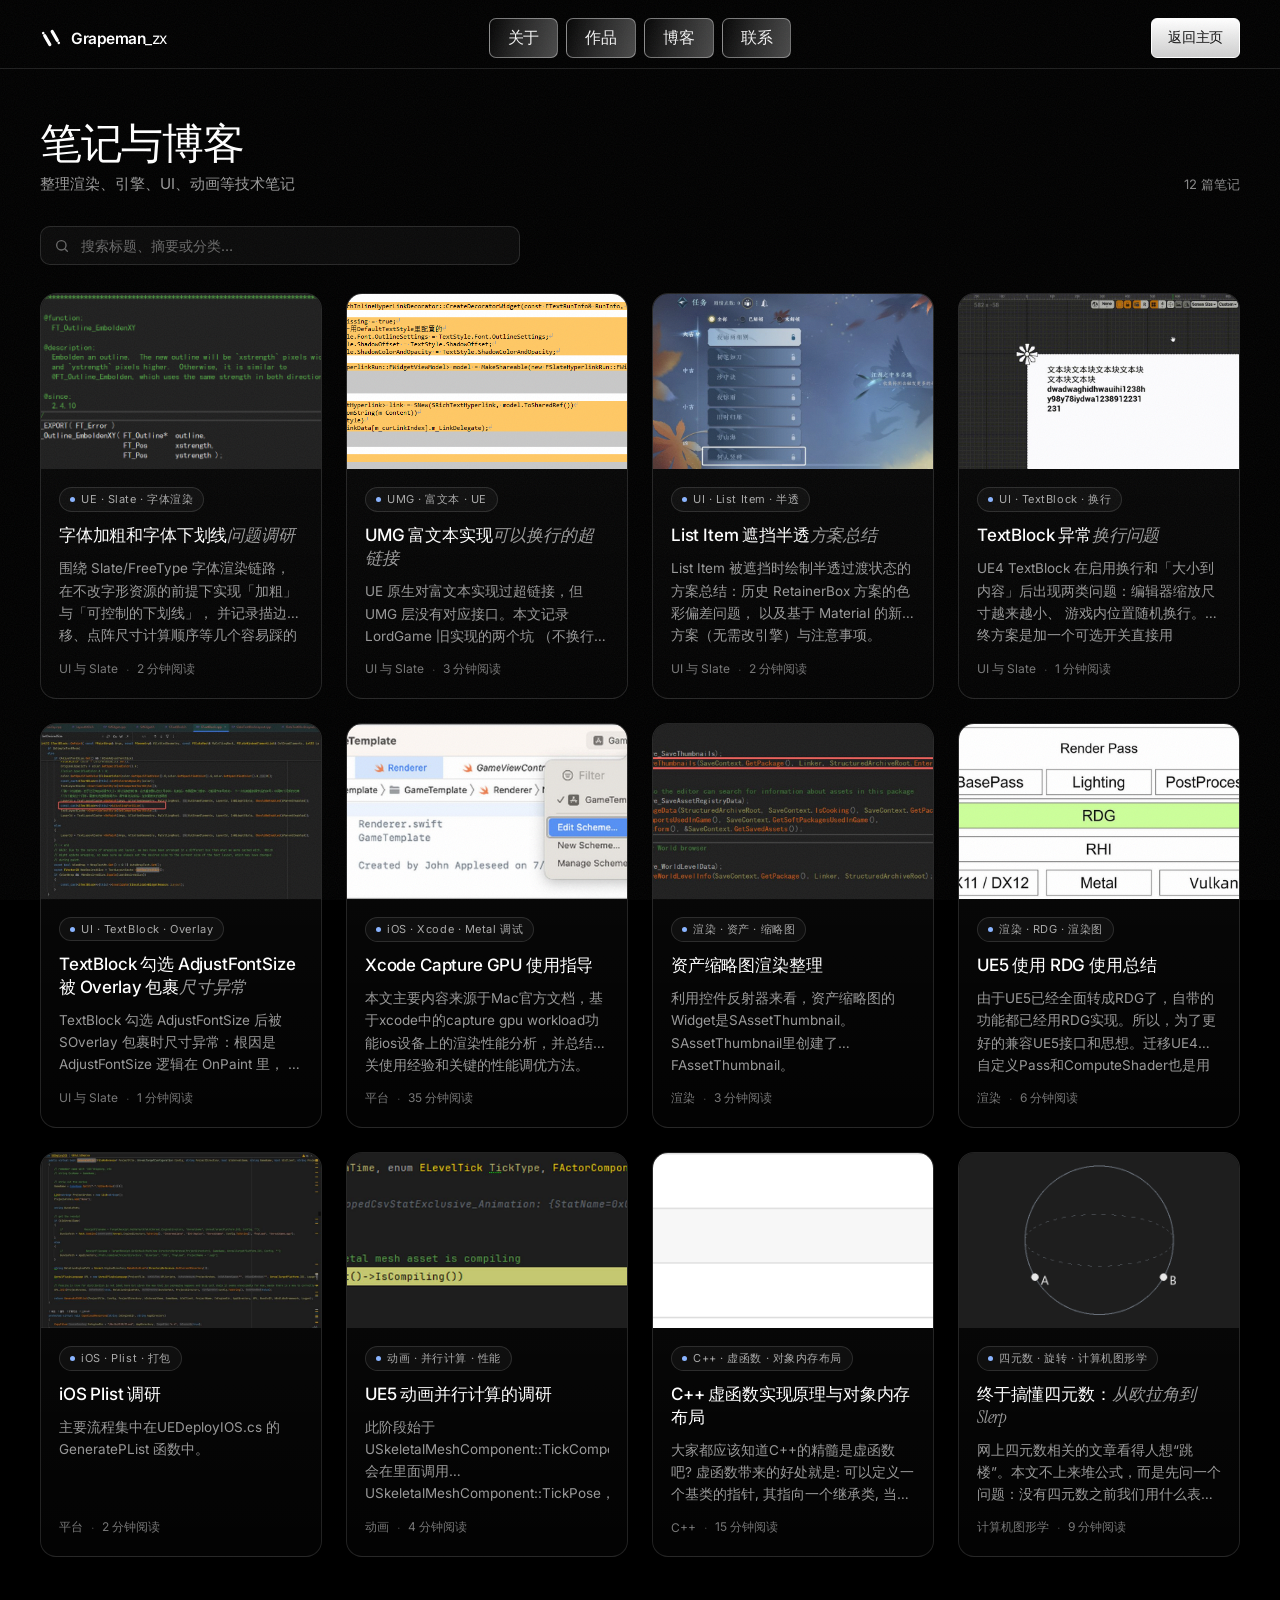
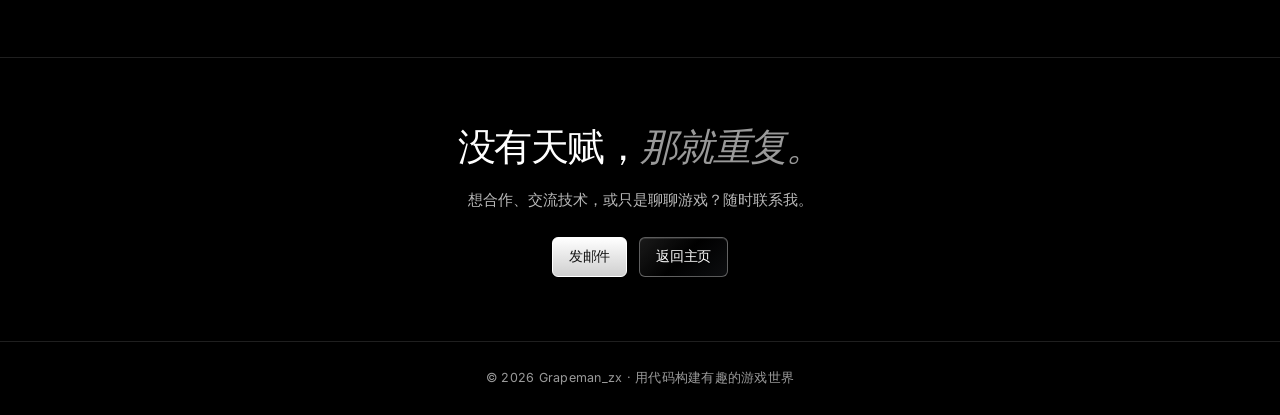
<file: blog.html>
<!DOCTYPE html>

<html lang="zh-CN">
<head>
<meta charset="utf-8"/>
<meta content="width=device-width, initial-scale=1.0, viewport-fit=cover" name="viewport"/>
<title>技术博客 — Grapeman_zx</title>
<meta content="Grapeman_zx 的技术博客：UE / Slate / UMG 字体渲染、富文本与下划线等底层调研笔记。" name="description"/>
    <meta property="og:type" content="website" />
    <meta property="og:site_name" content="Grapeman_zx" />
    <meta property="og:title" content="技术博客 — Grapeman_zx" />
    <meta property="og:description" content="Grapeman_zx 的技术博客：UE / Slate / UMG 字体渲染、富文本与下划线等底层调研笔记。" />
    <meta property="og:url" content="https://grapeman-zx.github.io/blog.html" />
    <meta property="og:image" content="https://grapeman-zx.github.io/assets/og-blog.jpg" />
    <meta name="twitter:card" content="summary_large_image" />
    <meta name="twitter:title" content="技术博客 — Grapeman_zx" />
    <meta name="twitter:description" content="Grapeman_zx 的技术博客：UE / Slate / UMG 字体渲染、富文本与下划线等底层调研笔记。" />
    <meta name="twitter:image" content="https://grapeman-zx.github.io/assets/og-blog.jpg" />
<link href="data:image/svg+xml,%3Csvg xmlns='http://www.w3.org/2000/svg' viewBox='0 0 24 24' fill='white'%3E%3Cg transform='rotate(-30 12 12)'%3E%3Ccircle cx='7.3' cy='3.2' r='1.45'/%3E%3Crect x='5.5' y='4.7' width='3.6' height='14.6' rx='1.8'/%3E%3Crect x='14.9' y='4.7' width='3.6' height='14.6' rx='1.8'/%3E%3Ccircle cx='16.7' cy='20.8' r='1.45'/%3E%3C/g%3E%3C/svg%3E" rel="icon"/>
<link href="https://fonts.googleapis.com" rel="preconnect"/>
<link crossorigin="" href="https://fonts.gstatic.com" rel="preconnect"/>
<link href="https://fonts.googleapis.com/css2?family=Inter:ital,opsz,wght@0,14..32,100..900&amp;family=Instrument+Serif:ital@1&amp;family=JetBrains+Mono:wght@400;500&amp;display=swap" rel="stylesheet"/>
<style>
      html, body { background: #000000 !important; color: #ffffff; }

      :root {
        --bg: #000000;
        --text: #ffffff;
        --muted: #9a9a9a;
        --border: rgba(255, 255, 255, 0.16);
        --border-soft: rgba(255, 255, 255, 0.12);
        --card: rgba(255, 255, 255, 0.03);
        --card-hover: rgba(255, 255, 255, 0.05);

        --logo: 15.5px;
        --logo-mark: 22px;
        --nav: 14px;
        --nav-h: 40px;
        --btn: 13.5px;
        --btn-h: 40px;
        --h1: 48px;
        --lede: 15.5px;
        --badge: 12.5px;
        --stat-size: 13.5px;
        --header-y: 18px;
        --header-x: 40px;
        --hero-gap: 85px;
        --section-x: 40px;

        --ui-font: "Inter", system-ui, -apple-system, BlinkMacSystemFont, "Segoe UI", "PingFang SC", "Microsoft YaHei", sans-serif;
        --serif-font: "Instrument Serif", "Times New Roman", Times, serif;
        --mono-font: "JetBrains Mono", ui-monospace, SFMono-Regular, Menlo, Consolas, monospace;
      }

      * { box-sizing: border-box; margin: 0; padding: 0; }
      html { scroll-behavior: smooth; background: #000000; }
      body {
        background: #000;
        color: #fff;
        font-family: var(--ui-font);
        -webkit-font-smoothing: antialiased;
        -moz-osx-font-smoothing: grayscale;
        text-rendering: optimizeLegibility;
        overflow-x: hidden;
        position: relative;
      }
      a { color: inherit; text-decoration: none; }
      button { font-family: inherit; }

      /* ---------- Grain ---------- */
      .grain {
        position: fixed;
        inset: 0;
        z-index: 100;
        pointer-events: none;
        opacity: 0.05;
        background-image: url("data:image/svg+xml,%3Csvg xmlns='http://www.w3.org/2000/svg' width='120' height='120'%3E%3Cfilter id='n'%3E%3CfeTurbulence type='fractalNoise' baseFrequency='0.9' numOctaves='3' stitchTiles='stitch'/%3E%3C/filter%3E%3Crect width='100%25' height='100%25' filter='url(%23n)'/%3E%3C/svg%3E");
      }

      /* ---------- Header (sticky) ---------- */
      .header {
        position: sticky;
        top: 0;
        z-index: 50;
        display: grid;
        grid-template-columns: 1fr auto 1fr;
        align-items: center;
        gap: 8px;
        padding: var(--header-y) var(--header-x) 10px;
        background: rgba(0, 0, 0, 0.35);
        backdrop-filter: blur(14px);
        -webkit-backdrop-filter: blur(14px);
        border-bottom: 1px solid var(--border-soft);
      }
      .logo {
        display: inline-flex;
        align-items: center;
        gap: 9px;
        justify-self: start;
        font-size: var(--logo);
        font-weight: 600;
        letter-spacing: -0.03em;
        color: #fff;
      }
      .logo svg { width: var(--logo-mark); height: var(--logo-mark); display: block; }
      .logo-suffix { font-weight: 400; }

      #site-nav {
        display: flex;
        align-items: center;
        gap: 8px;
        justify-self: center;
      }
      .nav-link {
        height: var(--nav-h);
        padding: 0 18px;
        border-radius: 7px;
        overflow: hidden;
        position: relative;
        display: inline-flex;
        align-items: center;
        border: 1px solid rgba(198, 198, 198, 0.55);
        background: linear-gradient(105deg, #050505 0%, #2a2a2a 48%, #4a4a4a 100%);
        color: #f3f3f3;
        font-weight: 400;
        letter-spacing: -0.01em;
        white-space: nowrap;
        transition: background 0.35s ease, border-color 0.35s ease, box-shadow 0.35s ease;
      }
      .nav-link::before {
        content: "";
        position: absolute;
        inset: 0;
        background: linear-gradient(115deg, transparent 30%, rgba(255, 255, 255, 0.16) 50%, transparent 70%);
        transform: translateX(-120%);
        transition: transform 0.6s ease;
      }
      .nav-link:hover {
        border-color: rgba(235, 235, 235, 0.9);
        background: linear-gradient(105deg, #111 0%, #3a3a3a 45%, #6a6a6a 100%);
        box-shadow: 0 0 18px rgba(200, 210, 230, 0.18);
      }
      .nav-link:hover::before { transform: translateX(120%); }

      .btn {
        position: relative;
        isolation: isolate;
        overflow: hidden;
        display: inline-flex;
        align-items: center;
        justify-content: center;
        gap: 8px;
        height: var(--btn-h);
        padding: 0 16px;
        border-radius: 6px;
        font-size: var(--btn);
        font-weight: 500;
        letter-spacing: -0.02em;
        line-height: 1;
        white-space: nowrap;
        cursor: pointer;
        transition: background 0.35s ease, border-color 0.35s ease, box-shadow 0.35s ease, color 0.35s ease, filter 0.35s ease;
      }
      .btn::after {
        content: "";
        position: absolute;
        inset: 0;
        z-index: -1;
        background: linear-gradient(115deg, transparent 20%, rgba(255, 255, 255, 0.45) 48%, transparent 76%);
        transform: translateX(-130%);
        transition: transform 0.65s ease;
      }
      .btn:hover::after { transform: translateX(130%); }
      .btn-solid {
        background: linear-gradient(180deg, #ffffff 0%, #e7e7e7 48%, #cfcfcf 100%);
        color: #111;
        border: 1px solid #fff;
        box-shadow: inset 0 1px 0 rgba(255, 255, 255, 0.95);
      }
      .btn-solid:hover {
        background: linear-gradient(180deg, #fff 0%, #f3f6ff 42%, #d5def2 100%);
        border-color: #f2f6ff;
        box-shadow: inset 0 1px 0 #fff, 0 0 22px rgba(186, 208, 255, 0.35), 0 8px 18px rgba(255, 255, 255, 0.12);
      }
      .btn-ghost {
        background: linear-gradient(135deg, rgba(255, 255, 255, 0.1), rgba(0, 0, 0, 0.45) 50%, rgba(160, 175, 200, 0.08));
        color: #fff;
        border: 1px solid rgba(198, 198, 198, 0.45);
        box-shadow: inset 0 1px 0 rgba(255, 255, 255, 0.12);
      }
      .btn-ghost:hover {
        background: linear-gradient(135deg, rgba(210, 225, 255, 0.18), rgba(0, 0, 0, 0.35) 48%, rgba(180, 195, 220, 0.16));
        border-color: rgba(220, 230, 255, 0.75);
        box-shadow: inset 0 1px 0 rgba(255, 255, 255, 0.22), 0 0 20px rgba(170, 200, 255, 0.22);
      }
      .header-cta { justify-self: end; }

      .burger {
        display: none;
        width: 42px;
        height: 42px;
        border-radius: 6px;
        border: 1px solid var(--border);
        background: rgba(8, 8, 8, 0.55);
        z-index: 60;
        justify-items: center;
        align-content: center;
        gap: 5px;
        cursor: pointer;
        padding: 0;
      }
      .burger .bar { width: 16px; height: 1.5px; border-radius: 1px; background: #fff; transition: transform 0.25s ease, opacity 0.2s ease; }
      .burger:hover { border-color: rgba(255, 255, 255, 0.32); background: rgba(255, 255, 255, 0.05); }
      body.menu-open .burger .bar:nth-child(1) { transform: translateY(6.5px) rotate(45deg); }
      body.menu-open .burger .bar:nth-child(2) { opacity: 0; }
      body.menu-open .burger .bar:nth-child(3) { transform: translateY(-6.5px) rotate(-45deg); }

      /* ---------- Blog hero ---------- */
      .blog-hero {
        position: relative;
        padding: clamp(48px, 9vw, 96px) var(--section-x) clamp(28px, 5vw, 48px);
        border-bottom: 1px solid var(--border-soft);
        overflow: hidden;
      }
      .blog-hero::after {
        content: "";
        position: absolute;
        top: -40%;
        right: -10%;
        width: 60%;
        height: 180%;
        background: radial-gradient(ellipse at center, rgba(120, 150, 220, 0.10), transparent 60%);
        pointer-events: none;
      }
      .blog-hero-inner { max-width: 820px; margin: 0 auto; position: relative; z-index: 1; }
      .blog-kicker { display: inline-block; font-size: 12px; letter-spacing: 0.18em; color: var(--muted); margin-bottom: 16px; }
      .blog-title { font-size: clamp(34px, 6vw, 60px); font-weight: 500; letter-spacing: -0.045em; line-height: 1.04; color: #fff; }
      .blog-title em { font-family: var(--serif-font); font-style: italic; font-weight: 400; color: #9a9a9a; }
      .blog-sub { margin-top: 18px; max-width: 620px; color: #c9c9c9; font-size: var(--lede); line-height: 1.65; }

      /* Category filters */
      .blog-cats {
        display: flex;
        flex-wrap: wrap;
        gap: 8px;
        margin-top: 24px;
      }
      .cat-btn {
        height: 34px;
        padding: 0 16px;
        border-radius: 999px;
        border: 1px solid var(--border-soft);
        background: transparent;
        color: #b0b0b0;
        font-size: 13px;
        font-weight: 500;
        letter-spacing: -0.01em;
        cursor: pointer;
        transition: border-color 0.25s ease, background 0.25s ease, color 0.25s ease, box-shadow 0.25s ease;
      }
      .cat-btn:hover {
        border-color: rgba(200, 210, 230, 0.55);
        color: #e8e8e8;
        background: rgba(255, 255, 255, 0.05);
      }
      .cat-btn.active {
        border-color: #8ab4ff;
        color: #fff;
        background: rgba(138, 180, 255, 0.12);
        box-shadow: 0 0 12px rgba(138, 180, 255, 0.2);
      }

      /* Card hidden by category filter */
      .post-card.hidden { display: none; }

      /* ---------- Feed (Zhihu-style single column) ---------- */
      .blog-feed {
        max-width: 820px;
        margin: 0 auto;
        padding: clamp(28px, 5vw, 52px) var(--section-x) clamp(40px, 7vw, 80px);
        display: flex;
        flex-direction: column;
        gap: clamp(28px, 4vw, 44px);
      }

      .post-card {
        position: relative;
        border: 1px solid var(--border-soft);
        border-radius: 18px;
        background: linear-gradient(180deg, rgba(255, 255, 255, 0.04), rgba(255, 255, 255, 0.01));
        padding: clamp(22px, 4vw, 40px);
        overflow: hidden;
        transition: border-color 0.35s ease, background 0.35s ease, transform 0.35s ease, box-shadow 0.35s ease;
      }
      .post-card:hover {
        border-color: rgba(255, 255, 255, 0.26);
        background: var(--card-hover);
        transform: translateY(-3px);
        box-shadow: 0 0 30px rgba(170, 200, 255, 0.10);
      }

      .post-tag {
        display: inline-flex;
        align-items: center;
        gap: 7px;
        font-size: 11.5px;
        letter-spacing: 0.06em;
        color: #cfcfcf;
        padding: 5px 12px;
        border-radius: 999px;
        border: 1px solid var(--border-soft);
        background: rgba(255, 255, 255, 0.04);
        margin-bottom: 18px;
      }
      .post-tag .dot { width: 6px; height: 6px; border-radius: 50%; background: #8ab4ff; box-shadow: 0 0 7px #8ab4ff; }
      .post-title { font-size: clamp(24px, 3.6vw, 34px); font-weight: 500; letter-spacing: -0.035em; line-height: 1.18; color: #fff; }
      .post-title em { font-family: var(--serif-font); font-style: italic; font-weight: 400; color: #9a9a9a; }
      .post-meta { display: flex; align-items: center; gap: 10px; margin-top: 16px; font-size: 13px; color: var(--muted); }
      .post-avatar {
        width: 30px; height: 30px; border-radius: 50%;
        background: linear-gradient(135deg, #2a2a2a, #0a0a0a);
        border: 1px solid var(--border-soft);
        display: inline-flex; align-items: center; justify-content: center; flex-shrink: 0;
      }
      .post-avatar svg { width: 17px; height: 17px; color: #fff; }
      .post-meta .name { color: #e8e8e8; font-weight: 500; }
      .post-meta .sep { opacity: 0.5; }
      .post-excerpt { margin-top: 16px; color: #b6b6b6; font-size: 15px; line-height: 1.7; }

      /* In feed: body is always hidden; click card to open article view */
      .post-card { cursor: pointer; }
      .post-card .post-divider,
      .post-card .post-body,
      .post-card .post-foot { display: none; }

      .post-divider { margin: 22px 0 4px; border: 0; border-top: 1px dashed var(--border-soft); }

      /* ---------- Article body typography ---------- */
      .post-body { margin-top: 16px; color: #b4b4b4; font-size: 15px; line-height: 1.8; }
      .post-body h2 {
        display: block;
        font-size: 22px; font-weight: 500; letter-spacing: -0.01em;
        color: #fff; margin: 36px 0 14px;
      }
      .post-body h2:first-child { margin-top: 8px; }
      .sec-num { display: none; }
      .post-body h3 {
        font-size: 17px; font-weight: 500; color: #eaeaea;
        margin: 26px 0 11px; letter-spacing: -0.01em;
      }
      .post-body p { color: #b4b4b4; font-size: 15px; line-height: 1.8; margin-bottom: 14px; }
      .post-body code {
        font-family: var(--mono-font); font-size: 13.5px; color: #d8e2f5;
        background: rgba(255, 255, 255, 0.06); border: 1px solid rgba(255, 255, 255, 0.08);
        border-radius: 5px; padding: 1.5px 6px; white-space: nowrap;
      }
      .post-body ul { list-style: none; margin: 10px 0 18px; padding: 0; }
      .post-body ul li {
        position: relative; padding-left: 22px; color: #b4b4b4;
        font-size: 15px; line-height: 1.8; margin-bottom: 10px;
      }
      .post-body ul li::before {
        content: ""; position: absolute; left: 6px; top: 11px;
        width: 6px; height: 6px; border-radius: 50%;
        background: #8ab4ff; box-shadow: 0 0 6px rgba(138, 180, 255, 0.6);
      }
      .post-body .note {
        border-left: 2px solid #8ab4ff;
        background: rgba(138, 180, 255, 0.06);
        border-radius: 0 10px 10px 0;
        padding: 14px 18px; margin: 14px 0 18px;
        color: #cfd9ec; font-size: 14px; line-height: 1.75;
      }
      .post-body .note strong { color: #eaf1ff; font-weight: 600; }
      .step-label {
        font-family: inherit; font-size: 15px; font-weight: 400; color: #b4b4b4;
        margin-right: 6px;
      }
      .step-label::after { content: "."; }

      /* Figures */
      .post-figure { margin: 18px 0; }
      .post-figure img {
        width: 100%; height: auto; display: block;
        border-radius: 12px; border: 1px solid var(--border-soft);
        background: #0a0a0a;
      }
      .post-figure figcaption { margin-top: 9px; font-size: 12.5px; color: var(--muted); line-height: 1.5; }

      .post-foot {
        display: flex; flex-wrap: wrap; align-items: center; gap: 8px;
        margin-top: 26px; padding-top: 18px; border-top: 1px solid var(--border-soft);
      }
      .post-foot .tag { font-size: 12px; padding: 5px 12px; border-radius: 999px; border: 1px solid var(--border-soft); background: rgba(255, 255, 255, 0.04); color: #cfcfcf; }
      .post-foot .read { margin-left: auto; font-size: 13px; color: var(--muted); display: inline-flex; align-items: center; gap: 6px; }

      /* ---------- Footer / contact ---------- */
      .blog-footer { border-top: 1px solid var(--border-soft); padding: clamp(36px, 6vw, 64px) var(--section-x); text-align: center; }
      .blog-footer .section-title { font-size: clamp(24px, 4vw, 38px); font-weight: 500; letter-spacing: -0.04em; color: #fff; margin-bottom: 14px; }
      .blog-footer .section-title em { font-family: var(--serif-font); font-style: italic; font-weight: 400; color: #9a9a9a; }
      .blog-footer .lede { color: #b8b8b8; font-size: 15px; line-height: 1.7; max-width: 520px; margin: 0 auto 24px; }
      .contact-links { display: flex; flex-wrap: wrap; gap: 12px; justify-content: center; }
      .footer-base { border-top: 1px solid var(--border-soft); padding: 28px var(--section-x); text-align: center; color: var(--muted); font-size: 12.5px; letter-spacing: 0.02em; }

      /* ---------- Email modal ---------- */
      .modal { position: fixed; inset: 0; z-index: 200; display: none; align-items: center; justify-content: center; padding: 20px; }
      .modal.open { display: flex; }
      .modal-backdrop { position: absolute; inset: 0; background: rgba(0, 0, 0, 0.65); backdrop-filter: blur(8px); -webkit-backdrop-filter: blur(8px); }
      .modal-box {
        position: relative; z-index: 1; width: 100%; max-width: 420px;
        border: 1px solid var(--border); border-radius: 16px;
        background: linear-gradient(180deg, #161616, #0c0c0c); padding: 32px 28px; text-align: center;
        box-shadow: 0 24px 60px rgba(0, 0, 0, 0.6);
        animation: modal-in 0.28s cubic-bezier(0.16, 1, 0.3, 1) both;
      }
      @keyframes modal-in { from { opacity: 0; transform: translateY(16px) scale(0.96); } to { opacity: 1; transform: none; } }
      .modal-close { position: absolute; top: 12px; right: 14px; width: 30px; height: 30px; border: none; background: transparent; color: var(--muted); font-size: 22px; line-height: 1; cursor: pointer; border-radius: 6px; }
      .modal-close:hover { color: #fff; background: rgba(255, 255, 255, 0.08); }
      .modal-label { font-size: 12px; letter-spacing: 0.16em; color: var(--muted); margin-bottom: 12px; }
      .modal-email { font-size: clamp(18px, 4vw, 24px); font-weight: 500; color: #fff; letter-spacing: -0.01em; margin-bottom: 22px; word-break: break-all; }

      /* ---------- Entrance motion ---------- */
      .appear { opacity: 1; animation-duration: var(--dur, 1.05s); animation-fill-mode: both; animation-timing-function: cubic-bezier(0.16, 1, 0.3, 1); animation-delay: var(--d, 0.08s); }
      .appear--scale { animation-name: in-scale; }
      .appear--soft { animation-name: in-soft; }
      .is-in { animation: none !important; opacity: 1 !important; transform: none !important; clip-path: none !important; filter: none !important; }
      @keyframes in-scale { from { opacity: 0; transform: scale(0.84); } to { opacity: 1; transform: scale(1); } }
      @keyframes in-soft { from { opacity: 0; transform: translateY(14px); } to { opacity: 1; transform: translateY(0); } }

      .reveal { opacity: 0; transform: translateY(26px); transition: opacity 0.8s cubic-bezier(0.16, 1, 0.3, 1), transform 0.8s cubic-bezier(0.16, 1, 0.3, 1); }
      .reveal.is-visible { opacity: 1; transform: none; }

      /* ---------- Responsive ---------- */
      @media (min-width: 1600px) {
        :root { --logo: 17px; --logo-mark: 24px; --nav: 15px; --nav-h: 44px; --btn: 15px; --btn-h: 44px; --h1: 64px; --lede: 18px; --header-x: 64px; --section-x: 96px; }
      }
      @media (min-width: 901px) and (max-width: 1279px) {
        :root { --logo: 15px; --nav: 13px; --nav-h: 36px; --btn: 13px; --btn-h: 38px; --h1: 42px; --lede: 15px; --header-x: 28px; --section-x: 28px; }
      }
      @media (max-width: 900px) {
        .header { grid-template-columns: 1fr auto auto; gap: 8px; padding: 14px 18px 10px; padding-left: max(18px, env(safe-area-inset-left)); padding-right: max(18px, env(safe-area-inset-right)); }
        .burger { display: grid; }
        .header-cta, .burger { z-index: 80; }
        #site-nav {
          position: fixed; inset: 0; z-index: 45; flex-direction: column; align-items: stretch;
          justify-content: center; gap: 12px; padding: 96px 22px 32px;
          padding-top: max(96px, calc(env(safe-area-inset-top) + 88px));
          background: rgba(8, 8, 8, 0.6); backdrop-filter: blur(24px); -webkit-backdrop-filter: blur(24px);
          opacity: 0; visibility: hidden; transition: opacity 0.28s ease, visibility 0.28s ease;
        }
        body.menu-open #site-nav { opacity: 1; visibility: visible; }
        .nav-link { justify-content: center; height: 56px; font-size: 19px; border-radius: 10px; width: 100%; }
        :root { --section-x: 20px; }
      }
      @media (prefers-reduced-motion: reduce) {
        *, *::before, *::after { transition: none !important; animation: none !important; }
        .appear, .reveal { opacity: 1 !important; transform: none !important; clip-path: none !important; filter: none !important; }
      }
    



      /* Code block + table inside article body */
      .post-body pre.post-code {
        font-family: var(--mono-font); font-size: 12.5px; line-height: 1.6;
        color: #cfe0f5; background: rgba(255,255,255,0.05);
        border: 1px solid var(--border-soft); border-radius: 10px;
        padding: 14px 16px; margin: 14px 0 18px; overflow-x: auto; white-space: pre;
      }
      .post-body table.post-table {
        width: 100%; border-collapse: collapse; margin: 14px 0 18px;
        font-size: 13.5px; color: #cfcfcf;
      }
      .post-body table.post-table th, .post-body table.post-table td {
        border: 1px solid var(--border-soft); padding: 8px 12px; text-align: left;
      }
      .post-body table.post-table th { background: rgba(255,255,255,0.06); color: #eaeaea; }

      /* ===== Three-column blog layout ===== */
      .blog-feed--source { display: none; }

      .blog-layout {
        display: grid;
        grid-template-columns: 260px minmax(0, 1fr) 220px;
        gap: 32px;
        max-width: 1900px;
        margin: 0 auto;
        padding: 28px var(--section-x) 80px;
        align-items: start;
      }

      .blog-sidebar,
      .blog-toc {
        position: sticky;
        top: 86px;
        max-height: calc(100vh - 100px);
        overflow-y: auto;
        scrollbar-width: thin;
        scrollbar-color: rgba(255, 255, 255, 0.15) transparent;
      }
      .blog-sidebar::-webkit-scrollbar,
      .blog-toc::-webkit-scrollbar { width: 5px; }
      .blog-sidebar::-webkit-scrollbar-thumb,
      .blog-toc::-webkit-scrollbar-thumb { background: rgba(255, 255, 255, 0.15); border-radius: 4px; }

      .blog-sidebar { padding-right: 8px; }
      .blog-toc { padding-left: 8px; }

      .sidebar-header {
        font-size: 12px; letter-spacing: 0.12em; color: var(--muted);
        text-transform: uppercase; margin-bottom: 16px; padding: 0 8px;
      }

      .sidebar-group { margin-bottom: 6px; }
      .sidebar-group-toggle {
        width: 100%; display: flex; align-items: center; justify-content: space-between;
        padding: 8px 10px; border-radius: 8px; border: none; background: transparent;
        color: #d0d0d0; font-size: 13.5px; font-weight: 500; cursor: pointer;
        transition: background 0.2s ease, color 0.2s ease;
      }
      .sidebar-group-toggle:hover { background: rgba(255, 255, 255, 0.05); color: #fff; }
      .sidebar-group-toggle svg { width: 14px; height: 14px; transition: transform 0.2s ease; opacity: 0.6; }
      .sidebar-group.expanded .sidebar-group-toggle svg { transform: rotate(90deg); }

      .sidebar-items { display: none; padding-left: 8px; margin: 2px 0 8px; }
      .sidebar-group.expanded .sidebar-items { display: block; }

      .sidebar-item {
        display: block; width: 100%; text-align: left;
        padding: 7px 10px 7px 14px; border-radius: 7px; border: none; background: transparent;
        color: #a0a0a0; font-size: 13px; line-height: 1.4; cursor: pointer;
        transition: background 0.2s ease, color 0.2s ease;
      }
      .sidebar-item:hover { background: rgba(255, 255, 255, 0.05); color: #e0e0e0; }
      .sidebar-item.active { background: rgba(138, 180, 255, 0.12); color: #fff; }

      .blog-content {
        min-width: 0;
        padding: 0 8px;
      }

      .blog-article { animation: fade-in 0.35s ease; }
      @keyframes fade-in { from { opacity: 0; transform: translateY(10px); } to { opacity: 1; transform: none; } }

      .blog-content .post-tag { margin-bottom: 14px; }
      .blog-content .post-title { font-size: clamp(28px, 4.2vw, 40px); line-height: 1.12; }
      .blog-content .post-meta { display: none; }
      .blog-content .post-excerpt { margin-top: 14px; font-size: 15.5px; line-height: 1.72; color: #bfbfbf; }
      .blog-content .post-divider { display: block; margin: 22px 0 4px; border: 0; border-top: 1px dashed var(--border-soft); }
      .blog-content .post-body { display: block; margin-top: 28px; }
      .blog-content .post-foot { display: flex; }

      .toc-title {
        font-size: 12px; letter-spacing: 0.08em; color: var(--muted);
        text-transform: uppercase; margin-bottom: 14px; padding: 0 4px;
      }
      .toc-nav { display: flex; flex-direction: column; gap: 4px; }
      .toc-link {
        display: block; padding: 5px 8px; border-radius: 6px;
        color: #9a9a9a; font-size: 12.5px; line-height: 1.45;
        transition: background 0.2s ease, color 0.2s ease;
      }
      .toc-link:hover { background: rgba(255, 255, 255, 0.05); color: #e0e0e0; }
      .toc-link.active { color: #8ab4ff; background: rgba(138, 180, 255, 0.1); }
      .toc-link.h3 { padding-left: 18px; font-size: 12px; color: #888; }
      .toc-link.h3.active { color: #8ab4ff; }

      @media (max-width: 1100px) {
        .blog-layout { grid-template-columns: 220px minmax(0, 1fr) 180px; gap: 20px; }
      }
      @media (max-width: 900px) {
        .blog-layout { grid-template-columns: 1fr; padding-top: 18px; }
        .blog-sidebar, .blog-toc { display: none; }
      }

      /* ---------- Blog Home (card grid) ---------- */
      .blog-home {
        display: block;
        max-width: 1600px;
        margin: 0 auto;
        padding: clamp(28px, 4vw, 52px) var(--section-x) clamp(60px, 8vw, 100px);
      }
      .home-header {
        display: flex; align-items: flex-end; justify-content: space-between;
        gap: 16px; margin-bottom: 32px;
      }
      .home-header h1 {
        font-size: clamp(28px, 4vw, 42px); font-weight: 500; letter-spacing: -0.03em; color: #fff; line-height: 1.1;
      }
      .home-header p { color: #9a9a9a; font-size: 15px; margin-top: 8px; }
      .home-count { font-size: 13px; color: #888; white-space: nowrap; }

      .home-search {
        position: relative;
        display: flex; align-items: center; gap: 10px;
        margin-bottom: 28px;
      }
      .home-search svg {
        position: absolute; left: 14px; width: 16px; height: 16px;
        color: #6a6a6a; pointer-events: none;
      }
      .home-search input {
        width: 100%; max-width: 480px; padding: 10px 14px 10px 40px;
        background: rgba(255, 255, 255, 0.04); border: 1px solid var(--border-soft);
        border-radius: 10px; color: #fff; font-size: 14px;
        font-family: var(--sans-font);
        transition: border-color 0.25s ease, background 0.25s ease;
      }
      .home-search input::placeholder { color: #6a6a6a; }
      .home-search input:focus {
        outline: none; border-color: rgba(138, 180, 255, 0.5);
        background: rgba(255, 255, 255, 0.06);
      }
      .home-search input::-webkit-search-cancel-button {
        -webkit-appearance: none; appearance: none;
        height: 14px; width: 14px; background: #6a6a6a;
        -webkit-mask: url("data:image/svg+xml;utf8,<svg xmlns='http://www.w3.org/2000/svg' viewBox='0 0 24 24'><path d='M6 6l12 12M18 6L6 18' stroke='black' stroke-width='2' stroke-linecap='round'/></svg>") center/contain no-repeat;
                mask: url("data:image/svg+xml;utf8,<svg xmlns='http://www.w3.org/2000/svg' viewBox='0 0 24 24'><path d='M6 6l12 12M18 6L6 18' stroke='black' stroke-width='2' stroke-linecap='round'/></svg>") center/contain no-repeat;
        cursor: pointer;
      }

      .home-grid {
        display: grid;
        grid-template-columns: repeat(auto-fill, minmax(280px, 1fr));
        gap: 24px;
      }
      @media (max-width: 640px) {
        .home-grid { grid-template-columns: 1fr; gap: 18px; }
      }

      .home-card {
        display: flex; flex-direction: column;
        border: 1px solid var(--border-soft); border-radius: 16px;
        background: linear-gradient(180deg, rgba(255,255,255,0.04), rgba(255,255,255,0.01));
        overflow: hidden;
        cursor: pointer;
        transition: border-color 0.3s ease, background 0.3s ease, transform 0.3s ease, box-shadow 0.3s ease;
      }
      .home-card:hover {
        border-color: rgba(255,255,255,0.22);
        background: var(--card-hover);
        transform: translateY(-4px);
        box-shadow: 0 8px 32px rgba(138,180,255,0.10);
      }
      .home-card-thumb {
        position: relative; width: 100%; aspect-ratio: 16 / 10;
        background: #111; overflow: hidden;
      }
      .home-card-thumb img {
        width: 100%; height: 100%; object-fit: cover;
        transition: transform 0.4s ease;
      }
      .home-card:hover .home-card-thumb img { transform: scale(1.04); }
      .home-card-body { padding: 18px 18px 20px; display: flex; flex-direction: column; flex: 1; }
      .home-card-tag {
        display: inline-flex; align-items: center; gap: 6px;
        font-size: 11px; letter-spacing: 0.05em; color: #aaa;
        border: 1px solid var(--border-soft); border-radius: 999px;
        background: rgba(255,255,255,0.04); padding: 4px 10px;
        margin-bottom: 12px; align-self: flex-start;
      }
      .home-card-tag .dot { width: 5px; height: 5px; border-radius: 50%; background: #8ab4ff; }
      .home-card-title {
        font-size: 17px; font-weight: 500; line-height: 1.35; color: #fff; letter-spacing: -0.01em;
        margin-bottom: 10px;
      }
      .home-card-title em { font-family: var(--serif-font); font-style: italic; font-weight: 400; color: #9a9a9a; }
      .home-card-excerpt {
        font-size: 13.5px; line-height: 1.65; color: #999;
        display: -webkit-box; -webkit-line-clamp: 3; -webkit-box-orient: vertical;
        overflow: hidden; flex: 1; margin-bottom: 14px;
      }
      .home-card-meta {
        display: flex; align-items: center; gap: 8px;
        font-size: 12px; color: #777;
      }
      .home-card-meta .sep { opacity: 0.5; }

      .blog-layout.reader { display: none; }
      .blog-layout.reader.open { display: grid; }
      .blog-home.hidden { display: none; }

      .reader-back {
        display: inline-flex; align-items: center; gap: 7px;
        font-size: 13px; color: #aaa; background: transparent;
        border: 1px solid var(--border-soft); border-radius: 8px;
        padding: 6px 12px; margin-bottom: 18px; cursor: pointer;
        transition: border-color 0.25s ease, color 0.25s ease, background 0.25s ease;
      }
      .reader-back:hover { border-color: rgba(255,255,255,0.3); color: #fff; background: rgba(255,255,255,0.05); }
      .reader-back svg { width: 14px; height: 14px; }
</style>
</head>
<body style="background:#000;color:#fff">
<div aria-hidden="true" class="grain"></div>
<header class="header">
<a aria-label="Grapeman_zx" class="logo appear appear--scale" href="index.html" style="--d: 0.08s">
<svg aria-hidden="true" fill="currentColor" viewbox="0 0 24 24">
<g transform="rotate(-30 12 12)">
<circle cx="7.3" cy="3.2" r="1.45"></circle>
<rect height="14.6" rx="1.8" width="3.6" x="5.5" y="4.7"></rect>
<rect height="14.6" rx="1.8" width="3.6" x="14.9" y="4.7"></rect>
<circle cx="16.7" cy="20.8" r="1.45"></circle>
</g>
</svg>
<span>Grapeman<span class="logo-suffix">_zx</span></span>
</a>
<nav aria-label="Primary" id="site-nav">
<a class="nav-link appear appear--scale" href="index.html#about" style="--d: 0.16s">关于</a>
<a class="nav-link appear appear--soft" href="index.html#works" style="--d: 0.28s">作品</a>
<a class="nav-link appear appear--scale" href="blog.html" style="--d: 0.40s">博客</a>
<a class="nav-link appear appear--soft" href="index.html#contact" style="--d: 0.52s">联系</a>
</nav>
<a class="btn btn-solid header-cta appear appear--scale" href="index.html" style="--d: 0.34s">返回主页</a>
<button aria-controls="site-nav" aria-expanded="false" aria-label="打开菜单" class="burger appear appear--scale" style="--d: 0.34s" type="button">
<span class="bar"></span><span class="bar"></span><span class="bar"></span>
</button>
</header>
<main id="top">
<section aria-hidden="true" class="blog-feed blog-feed--source" id="feed">
<!-- POST 1 -->
<article class="post-card reveal" data-cat="ui" data-post="1">
<span class="post-tag"><span class="dot"></span>UE · Slate · 字体渲染</span>
<h2 class="post-title">字体加粗和字体下划线<em>问题调研</em></h2>
<div class="post-meta">
<span class="post-avatar">
<svg aria-hidden="true" fill="currentColor" viewbox="0 0 24 24"><g transform="rotate(-30 12 12)"><circle cx="7.3" cy="3.2" r="1.45"></circle><rect height="14.6" rx="1.8" width="3.6" x="5.5" y="4.7"></rect><rect height="14.6" rx="1.8" width="3.6" x="14.9" y="4.7"></rect><circle cx="16.7" cy="20.8" r="1.45"></circle></g></svg>
</span>
<span class="name">Grapeman_zx</span><span class="sep">·</span><span>2026</span><span class="sep">·</span><span>底层渲染</span>
</div>
<p class="post-excerpt">
            围绕 Slate/FreeType 字体渲染链路，在不改字形资源的前提下实现「加粗」与「可控制的下划线」，
            并记录描边偏移、点阵尺寸计算顺序等几个容易踩的坑。
          </p>
<hr class="post-divider"/>
<div class="post-body">
<h2><span class="sec-num">[1]</span> 加粗功能</h2>
<p>
<strong>核心实现：</strong>加粗的功能，可以利用 FreeType 的
              <code>FT_Outline_EmboldenXY</code> 接口。此接口可以加粗轮廓，基本效果和加粗一样。
            </p>
<figure class="post-figure">
<img alt="FT_Outline_EmboldenXY 加粗轮廓示意" loading="lazy" src="assets/blog/font_image1.png" width="690" height="390" decoding="async" />
<figcaption>图：FreeType 的 FT_Outline_EmboldenXY 用来加粗字体轮廓。</figcaption>
</figure>
<p>
<strong>基本思路：</strong>在算完字体的点阵以后，调用一次
              <code>FT_Outline_EmboldenXY</code>，来让点阵数据变得粗一点。
            </p>
<h3>实现步骤</h3>
<ul>
<li>
<span class="step-label">1</span>
                在 <code>SlateFontRenderer.cpp</code> 的
                <code>FSlateFontRenderer::GetRenderDataInternal</code> 里计算字体的点阵数据。
                其中 <code>RenderOutlineRows</code> 是计算字体描边的接口，描边也会加粗，
                所以去 <code>RenderOutlineRows</code> 加入 <code>FT_Outline_EmboldenXY</code>。
                参数：<code>64</code> 代表加粗一像素，<code>128</code> 代表两个像素。
                <div class="note">
<strong>注意：</strong>一定要在 <code>FT_Outline_Get_CBox</code> <em>之前</em>调用，
                  不然算字体点阵尺寸会漏掉加粗效果。
                </div>
<figure class="post-figure">
<img alt="在 FT_Outline_Get_CBox 之前调用加粗接口" loading="lazy" src="assets/blog/font_image2.png" width="759" height="378" decoding="async" />
<figcaption>图：务必在 FT_Outline_Get_CBox 之前调用加粗接口。</figcaption>
</figure>
</li>
<li>
<span class="step-label">2</span>
                上述步骤实现完带描边的字体，我们还要在<strong>不描边</strong>的时候也实现加粗。
                回到 <code>GetRenderDataInternal</code> 方法，这里的判断用来区分是不是描边，
                所以接下来要去条件的 <code>ELSE</code> 分支里，加入 <code>FT_Outline_EmboldenXY</code>。
                <figure class="post-figure">
<img alt="GetRenderDataInternal 的 ELSE 分支加入加粗" loading="lazy" src="assets/blog/font_image3.png" width="1310" height="163" decoding="async" />
<figcaption>图：在 GetRenderDataInternal 的 ELSE 分支中调用加粗接口。</figcaption>
</figure>
<figure class="post-figure">
<img alt="加粗后的点阵对比" loading="lazy" src="assets/blog/font_image4.png" width="985" height="185" decoding="async" />
<figcaption>图：加粗前后的点阵效果对比。</figcaption>
</figure>
</li>
<li>
<span class="step-label">3</span>
                现在字体的加粗功能就出现了。如果使用描边，会出现一个问题：在 1:1 的缩放下，
                可能会发现字体描边和字体有一个偏移情况。所以，我们根据是否加粗把位置再偏移回去，
                加入对应的偏移代码即可。
                <figure class="post-figure">
<img alt="1:1 缩放下描边偏移问题及修正" loading="lazy" src="assets/blog/font_image5.png" width="1270" height="451" decoding="async" />
<figcaption>图：1:1 缩放下描边偏移问题及修正代码。</figcaption>
</figure>
</li>
</ul>
<h2><span class="sec-num">[2]</span> 下划线功能</h2>
<p>
              UE4 自带下划线的绘制功能，只是 UMG 层接口并没有启用。
              我们可以找到 <code>SlateType.h</code> 里定义了 <code>UnderlineBrush</code>；
              同时，在 <code>ISlateTextLineHighlighter::OnPaint</code> 中有 UnderLine 的绘制。
            </p>
<figure class="post-figure">
<img alt="SlateType.h 中定义的 UnderlineBrush" loading="lazy" src="assets/blog/font_image6.png" width="1168" height="100" decoding="async" />
<figcaption>图：SlateType.h 中定义的 UnderlineBrush。</figcaption>
</figure>
<p>
              同时，在 <code>ISlateTextLineHighlighter::OnPaint</code> 中有 UnderLine 的绘制。
            </p>
<figure class="post-figure">
<img alt="ISlateTextLineHighlighter::OnPaint 中的 UnderLine 绘制" loading="lazy" src="assets/blog/font_image7.png" width="821" height="227" decoding="async" />
<figcaption>图：ISlateTextLineHighlighter::OnPaint 中的 UnderLine 绘制逻辑。</figcaption>
</figure>
<h3>实现步骤</h3>
<ul>
<li>
<span class="step-label">1</span>
                在 <code>TextBlock</code> 和 <code>STextBlock</code> 中分别定义一个
                <code>Brush</code>，用来绘制 UnderLine。并且，实现将
                <code>TextBlock</code> 传递给 <code>STextBlock</code>。
                <figure class="post-figure">
<img alt="TextBlock / STextBlock 中定义 UnderLine Brush" loading="lazy" src="assets/blog/font_image8.png" width="623" height="130" decoding="async" />
<figcaption>图：在 TextBlock / STextBlock 中定义绘制下划线的 Brush。</figcaption>
</figure>
<figure class="post-figure">
<img alt="将 TextBlock 的 UnderLine 参数传递给 STextBlock" loading="lazy" src="assets/blog/font_image9.png" width="463" height="98" decoding="async" />
<figcaption>图：将 TextBlock 的 UnderLine 参数传递给 STextBlock。</figcaption>
</figure>
</li>
<li>
<span class="step-label">2</span>
                在 <code>STextBlock</code> 中，获取 <code>TextStyle</code> 的时候，
                传递一下 <code>UnderLine</code> 即可设置下划线。
                <figure class="post-figure">
<img alt="在 STextBlock 获取 TextStyle 时设置 UnderLine" loading="lazy" src="assets/blog/font_image10.png" width="767" height="723" decoding="async" />
<figcaption>图：获取 TextStyle 时传递 UnderLine 以设置下划线。</figcaption>
</figure>
</li>
<li>
<span class="step-label">3</span>
                现在虽然有了下划线，但是下划线的位置和大小无法控制。如果想控制，
                就要去绘制 UnderLine 的地方加入相应的参数。
              </li>
</ul>
<p>
<code>FontUnderLineWidth</code> 控制下划线的宽度【这个是自己定义的】；<br/>
<code>FontUnderLinePos</code> 用来控制下划线的位置【这个是自己定义的】。
            </p>
<figure class="post-figure">
<img alt="FontUnderLineWidth 控制下划线宽度" loading="lazy" src="assets/blog/font_image11.png" width="919" height="293" decoding="async" />
<figcaption>图：FontUnderLineWidth 控制下划线宽度。</figcaption>
</figure>
<figure class="post-figure">
<img alt="FontUnderLinePos 控制下划线位置" loading="lazy" src="assets/blog/font_image12.png" width="1685" height="196" decoding="async" />
<figcaption>图：FontUnderLinePos 控制下划线位置。</figcaption>
</figure>
<p>然后，基本思路就是从 <code>TextBlock</code> 把值传递过来就行。</p>
</div>
<div class="post-foot">
<span class="tag">FreeType</span><span class="tag">Slate</span><span class="tag">UMG</span>
<span class="read">阅读约 4 分钟</span>
</div>
</article>
<!-- POST 2 -->
<article class="post-card reveal" data-cat="ui" data-post="2">
<span class="post-tag"><span class="dot"></span>UMG · 富文本 · UE</span>
<h2 class="post-title">UMG 富文本实现<em>可以换行的超链接</em></h2>
<div class="post-meta">
<span class="post-avatar">
<svg aria-hidden="true" fill="currentColor" viewbox="0 0 24 24"><g transform="rotate(-30 12 12)"><circle cx="7.3" cy="3.2" r="1.45"></circle><rect height="14.6" rx="1.8" width="3.6" x="5.5" y="4.7"></rect><rect height="14.6" rx="1.8" width="3.6" x="14.9" y="4.7"></rect><circle cx="16.7" cy="20.8" r="1.45"></circle></g></svg>
</span>
<span class="name">Grapeman_zx</span><span class="sep">·</span><span>2026</span><span class="sep">·</span><span>UI 框架</span>
</div>
<p class="post-excerpt">
            UE 原生对富文本实现过超链接，但 UMG 层没有对应接口。本文记录 LordGame 旧实现的两个坑
            （不换行 / 下划线不显示），以及最终改用 <code>FSlateHyperlinkRun</code> 的方案。
          </p>
<hr class="post-divider"/>
<div class="post-body">
<h2><span class="sec-num">[1]</span> 前言</h2>
<p>UE 原生对富文本是实现过超链接的，只是 UMG 层并没有对应的接口。</p>
<h2><span class="sec-num">[2]</span> LordGame 之前实现的问题</h2>
<p>
              之前的富文本实现是用了 <code>CreateDecoratorWidget</code> 方法，
              直接创建了一个 <code>SRichTextHyperlink</code>。这种思路没问题，
              但是由于 <code>SRichTextHyperlink</code> 是一个 <code>Button</code>，
              它是不会换行的。所以要想按照字符换行这种思路就不太行了。
            </p>
<figure class="post-figure">
<img alt="旧实现通过 CreateDecoratorWidget 创建 SRichTextHyperlink" loading="lazy" src="assets/blog/umg_image1.png" width="926" height="345" decoding="async" />
<figcaption>图：旧实现通过 CreateDecoratorWidget 创建 SRichTextHyperlink（本质是个 Button，不换行）。</figcaption>
</figure>
<h2><span class="sec-num">[3]</span> 第一个问题 — 下划线不显示</h2>
<p>
              代码也走不到 LordGame 定制的按字符换行的逻辑里。因为超链接是有
              <code>Decorator</code>，Decorator 创建就不会走到 <code>else</code> 里的设置下划线的方法。
            </p>
<figure class="post-figure">
<img alt="Decorator 创建导致走不到设置下划线的逻辑" loading="lazy" src="assets/blog/umg_image2.png" width="898" height="392" decoding="async" />
<figcaption>图：Decorator 创建后走不到设置下划线的逻辑分支。</figcaption>
</figure>
<h2><span class="sec-num">[4]</span> 第二个问题 — 无法换行</h2>
<p>
              换行按照字符换行。UE 本身其实是有按字符换行的，但是底层还是会判断是不是同一个语种，
              不是一个语种还是会优先放到一起。
            </p>
<p>
              看代码，按字符换行的逻辑已经生效，之所以换不下来，是因为之前的富文本实现超链接的
              <code>Decorator</code> 继承了 <code>FRichTextDecorator</code>，
              <code>FRichTextDecorator</code> 会返回一个 <code>FSlateWidgetRun</code>。
            </p>
<p>
<code>FSlateWidgetRun</code> 在换行计算当前尺寸的时候，没有办法按照字符计算，
              因为 <code>Widget</code> 会计算当前资源的尺寸：
            </p>
<p><code>FSlateWidgetRun::Measure</code></p>
<figure class="post-figure">
<img alt="FSlateWidgetRun::Measure 按 Widget 尺寸计算" loading="lazy" src="assets/blog/umg_image3.png" width="999" height="167" decoding="async" />
<figcaption>图：FSlateWidgetRun::Measure 按 Widget 资源尺寸计算，无法按字符换行。</figcaption>
</figure>
<p><code>FSlateTextRun::Measure</code></p>
<figure class="post-figure">
<img alt="FSlateTextRun::Measure 文本 Run 的换行尺寸计算" loading="lazy" src="assets/blog/umg_image4.png" width="1424" height="292" decoding="async" />
<figcaption>图：FSlateTextRun::Measure 可以按字符计算文本换行尺寸。</figcaption>
</figure>
<h2><span class="sec-num">[5]</span> 解决办法</h2>
<p>
              根据 <code>&lt;&gt;</code> 规则创建专属于超链接的 <code>Run</code>，
              <code>Run</code> 里去创建超链接的 Slate 部分。由于 UE 本身其实提供了一个超链接的
              <code>Run</code>（只是给编辑器用），我们可以直接用他就可以：
              <code>FSlateHyperlinkRun</code>，需要几个参数，最重要的就是点击事件参数。
            </p>
<figure class="post-figure">
<img alt="使用 FSlateHyperlinkRun 创建超链接 Slate 部分" loading="lazy" src="assets/blog/umg_image5.png" width="945" height="154" decoding="async" />
<figcaption>图：使用 FSlateHyperlinkRun 创建超链接的 Slate 部分。</figcaption>
</figure>
<p>
<code>Run</code> 这个东西在文本控件里是非常重要的。举个例子：
              如果我有一个富文本是 <code>&lt;a&gt;你好&lt;/&gt;&lt;TextSyle&gt;你好1&lt;/&gt;hello</code>，
              富文本底层处理的时候会根据标签处理；如果没有标签会走默认的字符显示。
              分成三块：<code>你好</code> 为一个 Run，<code>你好1</code> 为一个 Run，
              <code>hello</code> 为一个 Run。
            </p>
<figure class="post-figure">
<img alt="富文本按标签拆分为多个 Run" loading="lazy" src="assets/blog/umg_image6.png" width="1291" height="541" decoding="async" />
<figcaption>图：富文本按标签拆分为多个 Run。</figcaption>
</figure>
<p>这里的 Run 具体用哪一个，取决于 RichText 的 <code>Decorator</code>。</p>
<figure class="post-figure">
<img alt="RichText 的 Decorator 决定使用哪个 Run" loading="lazy" src="assets/blog/umg_image7.png" width="884" height="544" decoding="async" />
<figcaption>图：RichText 的 Decorator 决定使用哪个 Run。</figcaption>
</figure>
<ul>
<li>
                我们实现一个 <code>Decorator</code> 继承 <code>FHyperlinkDecorator</code>，
                <code>FHyperlinkDecorator</code> 会帮我们创建一个 <code>FSlateHyperlinkRun</code>。
                <figure class="post-figure">
<img alt="实现继承 FHyperlinkDecorator 的 Decorator" loading="lazy" src="assets/blog/umg_image8.png" width="759" height="368" decoding="async" />
<figcaption>图：实现继承 FHyperlinkDecorator 的 Decorator。</figcaption>
</figure>
</li>
<li>
<code>FSlateHyperlinkRun</code> 里会根据目前的换行情况创建
                <code>SRichTextHyperlink</code>，<code>SRichTextHyperlink</code> 是引擎实现的超链接样式。
                <figure class="post-figure">
<img alt="FSlateHyperlinkRun 按换行创建 SRichTextHyperlink" loading="lazy" src="assets/blog/umg_image9.png" width="1086" height="633" decoding="async" />
<figcaption>图：FSlateHyperlinkRun 按当前换行情况创建 SRichTextHyperlink。</figcaption>
</figure>
</li>
<li>
<code>SRichTextHyperlink</code> 继承了 <code>SHyperlink</code>，
                <code>SHyperlink</code> 继承了 <code>SButton</code>。也就是说
                <code>SRichTextHyperlink</code> 其实是一个带字的 <code>SButton</code>。
              </li>
<li>
                同时，我们还要提供一个 <code>UObject</code> 的 <code>Decorator</code>，
                用来监听点击事件和处理超链接的样式。
                <figure class="post-figure">
<img alt="提供 UObject Decorator 监听点击与样式" loading="lazy" src="assets/blog/umg_image10.png" width="747" height="494" decoding="async" />
<figcaption>图：提供 UObject Decorator 监听点击事件与样式。</figcaption>
</figure>
<figure class="post-figure">
<img alt="超链接 Decorator 配置与样式" loading="lazy" src="assets/blog/umg_image11.png" width="1439" height="793" decoding="async" />
<figcaption>图：超链接 Decorator 的配置与样式设置。</figcaption>
</figure>
</li>
<li>
<code>UHyperLinkRichTextBlockDecorator</code> 最终会配置到富文本控件的
                <code>Decorators</code>。
                <figure class="post-figure">
<img alt="UHyperLinkRichTextBlockDecorator 配置到 Decorators" loading="lazy" src="assets/blog/umg_image12.png" width="764" height="399" decoding="async" />
<figcaption>图：UHyperLinkRichTextBlockDecorator 配置到富文本控件的 Decorators。</figcaption>
</figure>
</li>
<li>
                在底层会根据时机触发 <code>CreateDecorator</code> 方法，在 <code>CreateDecorator</code> 里我们就能创建
                <code>FHyperLinkRichTextBlockDecorator</code>，它最终返回一个 <code>FSlateHyperlinkRun</code>。
              </li>
</ul>
<h2><span class="sec-num">[6]</span> 最终实现效果</h2>
<p>超链接既能按字符正常换行，又保留了点击交互与下划线样式。</p>
<figure class="post-figure">
<img alt="最终实现效果动图" loading="lazy" src="assets/blog/umg_image13.gif" width="384" height="244" decoding="async" />
<figcaption>图：最终实现效果（可换行的超链接，动图）。</figcaption>
</figure>
</div>
<div class="post-foot">
<span class="tag">RichText</span><span class="tag">Decorator</span><span class="tag">FSlateHyperlinkRun</span>
<span class="read">阅读约 6 分钟</span>
</div>
</article>
<!-- POST 3 -->
<article class="post-card reveal" data-cat="ui" data-post="3" data-thumb="assets/thumbs/listitem_image1.jpg">
<span class="post-tag"><span class="dot"></span>UI · List Item · 半透</span>
<h2 class="post-title">List Item 遮挡半透<em>方案总结</em></h2>
<div class="post-meta">
<span class="post-avatar">
<svg aria-hidden="true" fill="currentColor" viewbox="0 0 24 24"><g transform="rotate(-30 12 12)"><circle cx="7.3" cy="3.2" r="1.45"></circle><rect height="14.6" rx="1.8" width="3.6" x="5.5" y="4.7"></rect><rect height="14.6" rx="1.8" width="3.6" x="14.9" y="4.7"></rect><circle cx="16.7" cy="20.8" r="1.45"></circle></g></svg>
</span>
<span class="name">Grapeman_zx</span><span class="sep">·</span><span>2026</span><span class="sep">·</span><span>UI 方案</span>
</div>
<p class="post-excerpt">
            List Item 被遮挡时绘制半透过渡状态的方案总结：历史 RetainerBox 方案的色彩偏差问题，
            以及基于 Material 的新方案（无需改引擎）与注意事项。
          </p>
<hr class="post-divider"/>
<div class="post-body">
<p>下面是文档的版本记录：</p>
<figure class="post-figure">
<img alt="版本记录表格" loading="lazy" src="assets/blog/listitem_image1.png" width="1161" height="663" decoding="async" />
<figcaption>图：版本 / 时间 / 描述 记录（v0.1 2023.10.31 初始方案文档）。</figcaption>
</figure>
<h2><span class="sec-num">[1]</span> 需求情况</h2>
<p>美术需要 List Item 或者使用其他滚动容器时，被遮挡的 Item 绘制一个半透过渡的状态，参考如下：</p>
<figure class="post-figure">
<img alt="需求参考效果" loading="lazy" src="assets/blog/listitem_image2.png" width="1344" height="896" decoding="async" />
<figcaption>图：被遮挡 Item 的半透过渡参考效果。</figcaption>
</figure>
<h2><span class="sec-num">[2]</span> 历史方案情况（可以继续使用）</h2>
<p>之前基于 RetainerBox 扩展过一版实现，但是问题如下：</p>
<p>之前在使用 Retainer Box 的方案的问题在于，如果 Item 的底图是半透的就会发生色彩偏差。</p>
<figure class="post-figure">
<img alt="RetainerBox 半透色彩偏差" loading="lazy" src="assets/blog/listitem_image3.png" width="529" height="251" decoding="async" />
<figcaption>图：RetainerBox 方案下半透底图出现色彩偏差。</figcaption>
</figure>
<p>
              原因是 AdvanceMaterial 未能正确的设置 Blend，使用 Translucent Blend 会使混合的结果显得更深，
              需要使用 Alpha…（如下）。
            </p>
<figure class="post-figure">
<img alt="AdvanceMaterial Blend 设置" loading="lazy" src="assets/blog/listitem_image4.png" width="518" height="256" decoding="async" />
<figcaption>图：AdvanceMaterial 的 Blend 设置。</figcaption>
</figure>
<figure class="post-figure">
<img alt="Material 设置" loading="lazy" src="assets/blog/listitem_image5.png" width="2013" height="1159" decoding="async" />
<figcaption>图：对应的 Material 设置。</figcaption>
</figure>
<p>
              AdvanceMaterial 的设置逻辑不需要修改引擎，去掉之前对引擎的修改。
              通过自定义 UserWidget 在 Widget Blueprint 中实现即可。
            </p>
<h2><span class="sec-num">[3]</span> 新方案（可选）</h2>
<p>
              使用自定义的 ListItem，在上层逻辑实现，引擎组给出实现的示例和 demo，附件；
              如有需要，可由客户端同学根据策划需求实现即可。
            </p>
<p>
              核心的思路是 ListItem 内部的 Element 都使用 Material 控制渲染，
              在 ListItem 的 Tick 逻辑中根据 ListItem 与当前…（遮挡位置）计算半透过渡。
            </p>
<h2><span class="sec-num">[4]</span> 注意和限制</h2>
<ul>
<li>
                使用此效果，不支持复杂的文本效果：描边、下划线、阴影、外发光；
                事实上美术提供的此类参考需求文本都没有复杂效果。例如：
              </li>
</ul>
<figure class="post-figure">
<img alt="复杂文本效果不支持示例" loading="lazy" src="assets/blog/listitem_image6.png" width="703" height="193" decoding="async" />
<figcaption>图：不支持的复杂文本效果示例。</figcaption>
</figure>
<ul>
<li>尽量使用在 Item 数量不多的情况下。使用 Material 绘制 UI 时，不会合并 UI 的 DC，可能导致 UI 性能瓶颈。</li>
<li>
                如果是 Item 数量比较多的需求，尽量使用 Bottom 阴影效果模拟此效果，
                尽量使用 ScrollBox 本身的功能实现（ScrollBox Style…）。
              </li>
</ul>
<figure class="post-figure">
<img alt="ScrollBox 阴影模拟方案" loading="lazy" src="assets/blog/listitem_image7.png" width="837" height="634" decoding="async" />
<figcaption>图：用 ScrollBox 阴影效果模拟半透过渡。</figcaption>
</figure>
<p>相关测试和示例附件：原路径在 <code>Content\Test</code>（FadeItem.rar）。</p>
</div>
<div class="post-foot">
<span class="tag">UMG</span><span class="tag">Material</span><span class="tag">半透明</span>
<span class="read">阅读约 5 分钟</span>
</div>
</article>
<!-- POST 4 -->
<article class="post-card reveal" data-cat="ui" data-post="4" data-thumb="assets/thumbs/tbwrap_image1.jpg">
<span class="post-tag"><span class="dot"></span>UI · TextBlock · 换行</span>
<h2 class="post-title">TextBlock 异常<em>换行问题</em></h2>
<div class="post-meta">
<span class="post-avatar">
<svg aria-hidden="true" fill="currentColor" viewbox="0 0 24 24"><g transform="rotate(-30 12 12)"><circle cx="7.3" cy="3.2" r="1.45"></circle><rect height="14.6" rx="1.8" width="3.6" x="5.5" y="4.7"></rect><rect height="14.6" rx="1.8" width="3.6" x="14.9" y="4.7"></rect><circle cx="16.7" cy="20.8" r="1.45"></circle></g></svg>
</span>
<span class="name">Grapeman_zx</span><span class="sep">·</span><span>2026</span><span class="sep">·</span><span>UI 文本</span>
</div>
<p class="post-excerpt">
            UE4 TextBlock 在启用换行和「大小到内容」后出现两类问题：编辑器缩放尺寸越来越小、
            游戏内位置随机换行。最终方案是加一个可选开关直接用 WrappingWidth。
          </p>
<hr class="post-divider"/>
<div class="post-body">
<p>UE4 TextBlock 设置 <code>Auto Wrap Text</code> 为 True，<code>Wrap Text At</code> 400（数字随便），<code>Wrapping Policy</code> … 后出现一些问题。</p>
<h2><span class="sec-num">[1]</span> 在编辑器下</h2>
<p>在 UMG 编辑器下不停的缩放 Zoom，就会发现 TextBlock 的尺寸越来越小。</p>
<figure class="post-figure">
<img alt="编辑器缩放尺寸越来越小" loading="lazy" src="assets/blog/tbwrap_image1.gif" width="940" height="522" decoding="async" />
<figcaption>图：UMG 编辑器下不停缩放，TextBlock 尺寸越来越小（动图）。</figcaption>
</figure>
<h2><span class="sec-num">[2]</span> 游戏中</h2>
<p>TextBlock 会在不正确的位置上换行，这个位置感觉像是随机的。</p>
<p>我们简单的查了一下 Slate 层的代码，发现可能是这里的逻辑造成了换行不对的结果。</p>
<figure class="post-figure">
<img alt="Slate 层换行逻辑代码" loading="lazy" src="assets/blog/tbwrap_image2.jpeg" width="1025" height="260" decoding="async" />
<figcaption>图：怀疑造成换行异常的 Slate 层代码逻辑。</figcaption>
</figure>
<p>同时，为了确保思路和消除隐患，请教了 Epic 官方的人员，得到了回复。</p>
<figure class="post-figure">
<img alt="Epic 官方回复" loading="lazy" src="assets/blog/tbwrap_image3.png" width="1073" height="170" decoding="async" />
<figcaption>图：Epic 官方人员的回复。</figcaption>
</figure>
<h2><span class="sec-num">[3]</span> 最终解决方案</h2>
<p>
              所以，最终的解决方案是：加入一个可选的开关，如果开关开，
              直接利用 <code>WrappingWidth</code> 而不是求 <code>WrappingWidth</code> 和 <code>CacheSize</code>…（的较小值）。
            </p>
<figure class="post-figure">
<img alt="可选开关解决方案代码" loading="lazy" src="assets/blog/tbwrap_image4.png" width="1381" height="346" decoding="async" />
<figcaption>图：加入可选开关，直接用 WrappingWidth 的方案代码。</figcaption>
</figure>
</div>
<div class="post-foot">
<span class="tag">TextBlock</span><span class="tag">Slate</span><span class="tag">Wrapping</span>
<span class="read">阅读约 3 分钟</span>
</div>
</article>
<!-- POST 5 -->
<article class="post-card reveal" data-cat="ui" data-post="5" data-thumb="assets/thumbs/adjustfont_image1.jpg">
<span class="post-tag"><span class="dot"></span>UI · TextBlock · Overlay</span>
<h2 class="post-title">TextBlock 勾选 AdjustFontSize 被 Overlay 包裹<em>尺寸异常</em></h2>
<div class="post-meta">
<span class="post-avatar">
<svg aria-hidden="true" fill="currentColor" viewbox="0 0 24 24"><g transform="rotate(-30 12 12)"><circle cx="7.3" cy="3.2" r="1.45"></circle><rect height="14.6" rx="1.8" width="3.6" x="5.5" y="4.7"></rect><rect height="14.6" rx="1.8" width="3.6" x="14.9" y="4.7"></rect><circle cx="16.7" cy="20.8" r="1.45"></circle></g></svg>
</span>
<span class="name">Grapeman_zx</span><span class="sep">·</span><span>2026</span><span class="sep">·</span><span>UI 文本</span>
</div>
<p class="post-excerpt">
            TextBlock 勾选 AdjustFontSize 后被 SOverlay 包裹时尺寸异常：根因是 AdjustFontSize 逻辑在 OnPaint 里，
            而 SOverlay 先走 ArrangeChildren 拿不到正确尺寸。解决方法是中间加一个 SizeBox 包裹。
          </p>
<hr class="post-divider"/>
<div class="post-body">
<h2><span class="sec-num">[1]</span> 现象</h2>
<p>TextBlock 勾选 AdjustFontSize 后，被 <code>SOverlay</code> 包裹时出现尺寸异常（效果见原始文档录屏 飞书20241118-153325.mp4）。</p>
<h2><span class="sec-num">[2]</span> 原因</h2>
<p>TextBlock 之前的 AdjustFontSize 的逻辑在 <code>OnPaint</code> 里。</p>
<figure class="post-figure">
<img alt="AdjustFontSize 在 OnPaint 里" loading="lazy" src="assets/blog/adjustfont_image1.png" width="1269" height="745" decoding="async" />
<figcaption>图：AdjustFontSize 的逻辑位于 OnPaint 内。</figcaption>
</figure>
<p>如果 <code>SOverlay</code> 包裹 TextBlock，那么会先走 <code>SOverlay</code> 的 <code>OnPaint</code> 方法。</p>
<p>
              麻烦的就是：SOverlay 先调用的是一个 <code>ArrangeChildren</code> 方法，用来计算子控件的布局大小。
              这个时候是调不到 TextBlock 的…
            </p>
<figure class="post-figure">
<img alt="SOverlay ArrangeChildren" loading="lazy" src="assets/blog/adjustfont_image2.png" width="1292" height="162" decoding="async" />
<figcaption>图：SOverlay 先调用 ArrangeChildren 计算子控件布局大小。</figcaption>
</figure>
<p>这里会调用 <code>GetDesiredSize</code> 获取尺寸，这块就会有问题。</p>
<figure class="post-figure">
<img alt="GetDesiredSize 尺寸问题" loading="lazy" src="assets/blog/adjustfont_image3.png" width="1191" height="623" decoding="async" />
<figcaption>图：GetDesiredSize 处获取尺寸出现问题。</figcaption>
</figure>
<h2><span class="sec-num">[3]</span> 修改方法</h2>
<p>
              给 TextBlock 和 Overlay 中间加一个 <code>SizeBox</code>（也就是用一个 SizeBox 包裹一个 TextBlock），
              这样 SizeBox 用来…（固定/承接尺寸）。
            </p>
<figure class="post-figure">
<img alt="SizeBox 包裹 TextBlock 方案" loading="lazy" src="assets/blog/adjustfont_image4.png" width="1911" height="1026" decoding="async" />
<figcaption>图：用 SizeBox 包裹 TextBlock 的修改方案。</figcaption>
</figure>
<p>修改以后效果正常（见修改后录屏）。</p>
</div>
<div class="post-foot">
<span class="tag">TextBlock</span><span class="tag">SOverlay</span><span class="tag">SizeBox</span>
<span class="read">阅读约 3 分钟</span>
</div>
</article>
<!-- POST 6 -->
<article class="post-card reveal" data-cat="platform" data-post="6" data-thumb="assets/thumbs/xcode_image1.jpg">
<span class="post-tag"><span class="dot"></span>iOS · Xcode · Metal 调试</span>
<h2 class="post-title">Xcode Capture GPU 使用指导</h2>
<div class="post-meta">
<span class="post-avatar"><svg aria-hidden="true" fill="currentColor" viewbox="0 0 24 24"><g transform="rotate(-30 12 12)"><circle cx="7.3" cy="3.2" r="1.45"></circle><rect height="14.6" rx="1.8" width="3.6" x="5.5" y="4.7"></rect><rect height="14.6" rx="1.8" width="3.6" x="14.9" y="4.7"></rect><circle cx="16.7" cy="20.8" r="1.45"></circle></g></svg></span>
<span class="name">Grapeman_zx</span><span class="sep">·</span><span>2026</span><span class="sep">·</span><span>平台 / Metal</span>
</div>
<p class="post-excerpt">
            本文主要内容来源于Mac官方文档，基于xcode中的capture gpu workload功能ios设备上的渲染性能分析，并总结相关使用经验和关键的性能调优方法。
          </p>
<hr class="post-divider"/>
<div class="post-body">
<p class="note">版本 | 时间 | 描述 | v0.1 | 2023.11.16 | 初始方案文档</p>
<h3>摘要</h3>
<p>本文主要内容来源于Mac官方文档，基于xcode中的capture gpu workload功能ios设备上的渲染性能分析，并总结相关使用经验和关键的性能调优方法。</p>
<h3>关键字</h3>
<p>xcode， capture gpu workload</p>
<h2><span class="sec-num">[1]</span> 工具简介</h2>
<p>Metal调试器包含一套用于调试和性能分析Metal应用程序的工具。与在运行时在断点处暂停不同，你可以捕获Metal工作负载(Metal Workload)的多个帧，然后在时间轴上前后跳跃，以探索捕获的工作。Metal调试器使你能够探索通道(Pass)之间的依赖关系，并提供改进应用程序性能的见解。你还可以调试绘制命令和计算调度中的着色器，以修复视觉bug的来源。此外，Metal调试器在性能时间轴上显示你的Metal工作负载，并提供详细的统计数据，如性能计数器和每行着色器分析数据。这些工具可以帮助你识别和消除应用程序中的性能瓶颈（请参阅优化GPU性能）。Metal调试器是ios性能调优的不二之选。</p>
<p>目前的主要功能有：</p>
<p>Summary：会总结各个方面的大概情况，包括OverView（Metal层各个Comand和DrawCall相关指标），Performance，Memory，以及可能的Insights</p>
<p>Dependencies：总结各个pass的绘制过程，及依赖顺序。能完整的反应所有的渲染过程</p>
<p>Performance：分析各帧各个方面的开销，比如ALU， BandWidth，Opacity</p>
<p>Memory：分析显存使用的情况，及可能存在的显存空间浪费</p>
<h2><span class="sec-num">[2]</span> capture捕获阶段</h2>
<p>首先，确保在运行时诊断选项中启用了GPU帧捕获选项。然后，在应用程序运行时，点击调试栏中的Metal捕获按钮，选择一个范围，然后点击捕获</p>
<h3>配置GPU Frame Capture选项</h3>
<p>Xcode会在你的目标链接到Metal框架或使用Metal API的任何其他框架时，自动启用GPU帧捕获选项。如果你在协作项目中，有可能其他人已经禁用了GPU帧捕获。为确保它已启用，请按照以下步骤进行：</p>
<p>在Xcode 工具栏, 从“Scheme”菜单中选择 Edit Scheme from.</p>
<figure class="post-figure">
<img alt="图 1：在Xcode 工具栏, 从“Scheme”菜单中选择 Edit Sc…" loading="lazy" src="assets/blog/xcode_image1.png" width="920" height="193" decoding="async" />
<figcaption>图 1：在Xcode 工具栏, 从“Scheme”菜单中选择 Edit Sc…</figcaption>
</figure>
<p>左侧选择 “Run ”，然后右侧点击“Options”.</p>
<p>选择一个 GPU Frame Capture option 然后点击 Close.</p>
<figure class="post-figure">
<img alt="图 2：选择一个 GPU Frame Capture option 然后点击…" loading="lazy" src="assets/blog/xcode_image2.png" width="920" height="429" decoding="async" />
<figcaption>图 2：选择一个 GPU Frame Capture option 然后点击…</figcaption>
</figure>
<p>GPU帧捕获选项包括以下内容：</p>
<p>自动  捕获你的应用程序中Metal或OpenGL ES API的使用情况。如果你的目标未链接到Metal框架或OpenGL ES框架，调试栏中将不会出现Metal捕获按钮。如果你的应用程序同时使用Metal API和OpenGL ES API，你可以点击并按住捕获GPU帧图标，选择要捕获的API使用情况。</p>
<p>Metal  仅捕获你的应用程序中Metal API的使用情况。如果你的应用程序不使用Metal API，Xcode将在调试栏中禁用Metal捕获按钮。</p>
<p>禁用  不捕获应用程序中Metal的使用情况。GPU帧捕获对应用程序的CPU处理时间有微小但可测量的影响，因此在想要测试应用程序的最大性能水平时，请选择此选项。</p>
<h3>捕获Workload</h3>
<p>当调试app的时候可以通过以下几步捕获GPU trace：</p>
<p>点击调试条上面的Capture GPU Workload功能.</p>
<figure class="post-figure">
<img alt="图 3：点击调试条上面的Capture GPU Workload功能." loading="lazy" src="assets/blog/xcode_image3.png" width="584" height="327" decoding="async" />
<figcaption>图 3：点击调试条上面的Capture GPU Workload功能.</figcaption>
</figure>
<p>选择你要捕获的范围。这可以是帧（frame）、Metal层、命令队列、设备，或者你之前设置过的任何自定义范围。</p>
<p>选择捕获范围。根据范围的不同，这可能包括帧数或命令缓冲区的数量。</p>
<p>可以选择在重放后进行性能分析，以便Xcode在捕获后自动进行性能分析。性能分析对Metal调试器有初始的性能影响，因此只在调试应用程序性能时启用此选项。你随时可以根据需要稍后进行性能分析。</p>
<p>点击“捕获”按钮。Xcode会在触发范围时自动开始捕获GPU跟踪，并根据你选择的范围结束捕获。你也可以随时点击“完成”按钮手动停止捕获</p>
<p>如下图，捕获后，会自动跳转到Summary，</p>
<figure class="post-figure">
<img alt="图 4：如下图，捕获后，会自动跳转到Summary，" loading="lazy" src="assets/blog/xcode_image4.png" width="2403" height="1211" decoding="async" />
<figcaption>图 4：如下图，捕获后，会自动跳转到Summary，</figcaption>
</figure>
<h2><span class="sec-num">[3]</span> 通过Summary分析Mesh Workload</h2>
<p>Metal调试器提供了有用的工具，用于分析你的应用程序如何使用GPU的多个方面。</p>
<p>在捕获Metal Workload（参见Xcode中的捕获Metal工作负载）或回放GPU trace文件（参见回放GPU跟踪文件）后，Metal调试器将呈现Summary。摘要查看器在左侧包括你的应用程序中上一个呈现的可绘制对象的预览，在右侧有一些统计数据，并在底部列出了自动生成的建议，称为洞察（Insights）。</p>
<p>在摘要查看器的左侧是调试导航器，它可以快速访问关于你的Metal工作负载的顶级信息。你可以探索捕获中的所有GPU命令，以及它使用的所有管道状态</p>
<figure class="post-figure">
<img alt="图 5：在摘要查看器的左侧是调试导航器，它可以快速访问关于你的Metal工作…" loading="lazy" src="assets/blog/xcode_image5.png" width="920" height="589" decoding="async" />
<figcaption>图 5：在摘要查看器的左侧是调试导航器，它可以快速访问关于你的Metal工作…</figcaption>
</figure>
<h3>查看Metal Workload的统计信息</h3>
<p>Metal调试器会自动计算多项统计数据并将其显示在摘要查看器的右侧。</p>
<p>概览部分包括Command Buffer、Render Encoders，Blit Encoders， Compute Encoders， DrawCallsDispatch Calls数量。编码命令需要CPU时间，而执行命令则需要GPU时间。如果你的应用程序创建了过多的命令缓冲区或命令编码器，开始对性能产生显著影响，考虑减少工作负载。你可以点击“ShowDependencies”按钮打开依赖性查看器，了解命令编码器之间的连接方式。</p>
<figure class="post-figure">
<img alt="图 6：概览部分包括Command Buffer、Render Encode…" loading="lazy" src="assets/blog/xcode_image6.png" width="920" height="372" decoding="async" />
<figcaption>图 6：概览部分包括Command Buffer、Render Encode…</figcaption>
</figure>
<p>Performance部分包括总GPU时间和顶点数量。如果你的工作负载具有较高的GPU时间。你还可以点击“显示性能”按钮以显示性能时间轴，并发现你的Metal工作负载中哪些方面花费了最多的时间（参见使用可视时间轴分析Apple GPU性能）。</p>
<figure class="post-figure">
<img alt="图 7：Performance部分包括总GPU时间和顶点数量。如果你的工作负…" loading="lazy" src="assets/blog/xcode_image7.png" width="920" height="378" decoding="async" />
<figcaption>图 7：Performance部分包括总GPU时间和顶点数量。如果你的工作负…</figcaption>
</figure>
<p>提示：</p>
<p>如果你在Metal捕获弹出窗口（参见在Xcode中捕获Metal工作负载）中没有选择“重放后进行性能分析”复选框，或者在重放窗口（参见回放GPU跟踪文件）中没有选择“性能分析GPU跟踪”复选框，性能部分将不显示任何统计信息。要查看统计信息，请点击“性能分析”按钮并等待性能分析完成</p>
<figure class="post-figure">
<img alt="图 8：如果你在Metal捕获弹出窗口（参见在Xcode中捕获Metal工作…" loading="lazy" src="assets/blog/xcode_image8.png" width="382" height="90" decoding="async" />
<figcaption>图 8：如果你在Metal捕获弹出窗口（参见在Xcode中捕获Metal工作…</figcaption>
</figure>
<p>内存部分包括对各种资源类型（如纹理和缓冲区）的GPU内存的简要概述。如果你的Metal工作负载使用了大量内存，请考虑优化内存使用。你还可以点击“显示内存”按钮打开内存查看器，并发现你的Metal工作负载中哪些方面使用了最多的内存。</p>
<figure class="post-figure">
<img alt="图 9：内存部分包括对各种资源类型（如纹理和缓冲区）的GPU内存的简要概述。…" loading="lazy" src="assets/blog/xcode_image9.png" width="920" height="370" decoding="async" />
<figcaption>图 9：内存部分包括对各种资源类型（如纹理和缓冲区）的GPU内存的简要概述。…</figcaption>
</figure>
<h3>浏览 API 调用</h3>
<p>默认情况下，Metal调试器在调试导航器中显示捕获的Metal命令的大纲，按照命令缓冲区、通道和调试组进行分组。此外，对于渲染通道，大纲还包括渲染附件缩略图图像的列表。</p>
<figure class="post-figure">
<img alt="图 10：默认情况下，Metal调试器在调试导航器中显示捕获的Metal命令的…" loading="lazy" src="assets/blog/xcode_image10.png" width="920" height="632" decoding="async" />
<figcaption>图 10：默认情况下，Metal调试器在调试导航器中显示捕获的Metal命令的…</figcaption>
</figure>
<p>渲染通道通常会发出大量的绘制命令。你可以通过将指针移动到行上，快速定位感兴趣的绘制命令。Metal调试器在弹出窗口中显示了第一个attachment的预览。</p>
<figure class="post-figure">
<img alt="图 11：渲染通道通常会发出大量的绘制命令。你可以通过将指针移动到行上，快速定…" loading="lazy" src="assets/blog/xcode_image11.png" width="556" height="252" decoding="async" />
<figcaption>图 11：渲染通道通常会发出大量的绘制命令。你可以通过将指针移动到行上，快速定…</figcaption>
</figure>
<h3>浏览pipeline states</h3>
<p>与查看Metal命令的层次结构不同，你可以从管道状态开始探索捕获的Metal工作负载。点击Outline弹出菜单，然后选择按照管道状态进行分组</p>
<figure class="post-figure">
<img alt="图 12：与查看Metal命令的层次结构不同，你可以从管道状态开始探索捕获的M…" loading="lazy" src="assets/blog/xcode_image12.png" width="920" height="486" decoding="async" />
<figcaption>图 12：与查看Metal命令的层次结构不同，你可以从管道状态开始探索捕获的M…</figcaption>
</figure>
<p>Metal调试器显示了一系列管道状态（PipelineState）。展开一个管道状态可以看到它的着色器。进一步展开显示使用该管道状态的所有绘制命令和计算调度。</p>
<p>在性能分析数据中，调试导航器显示了在有重叠运行负载时来自每个管道状态着色器的样本百分比。在Shader Bound的负载中，这个排序的管道状态列表有助于识别最昂贵的管道状态</p>
<h3>使用Insights改进Metal的Workload</h3>
<p>Metal调试器会自动生成一些建议，称为Insights，并将它们包含在Summary查看器底部，以帮助你改进Metal工作负载。Insights信息包括以下类别：</p>
<p>内存内存建议提供了减少工作负载使用的GPU内存量的建议。默认情况下，Xcode按照节省的内存量对建议进行排序，因此你可以首先关注潜在的最大收益。在以下示例中，设置错误的存储模式导致额外使用了10.2 MB的GPU内存。该应用程序的开发者可以通过遵循建议并切换到无内存模式来节省该内存</p>
<figure class="post-figure">
<img alt="图 13：内存内存建议提供了减少工作负载使用的GPU内存量的建议。默认情况下，…" loading="lazy" src="assets/blog/xcode_image13.png" width="920" height="340" decoding="async" />
<figcaption>图 13：内存内存建议提供了减少工作负载使用的GPU内存量的建议。默认情况下，…</figcaption>
</figure>
<p>带宽</p>
<p>带宽建议提供了减少内存带宽使用的建议，这在Apple GPU上尤其重要。与外部内存的传输通常导致功耗效率降低和性能变慢。要了解更多信息，请参阅《Tailor Your Apps for Apple GPUs》和《Tile-Based Deferred Rendering》。</p>
<p>性能</p>
<p>性能建议提供了通过避免渲染管线中昂贵和冗余操作来提高应用程序性能的建议</p>
<p>API Usage</p>
<p>API使用建议提供了改进Metal API使用的建议。更少的API调用可以导致更少的CPU时间。在以下示例中，你可以看到每个绘制命令都会冗余地绑定顶点和片段缓冲区</p>
<figure class="post-figure">
<img alt="图 14：API使用建议提供了改进Metal API使用的建议。更少的API调…" loading="lazy" src="assets/blog/xcode_image14.png" width="920" height="174" decoding="async" />
<figcaption>图 14：API使用建议提供了改进Metal API使用的建议。更少的API调…</figcaption>
</figure>
<p>点击调试导航器中命令旁边的Insights按钮，以查看详细的信息和可能改进命令的建议</p>
<figure class="post-figure">
<img alt="图 15：点击调试导航器中命令旁边的Insights按钮，以查看详细的信息和可…" loading="lazy" src="assets/blog/xcode_image15.png" width="920" height="332" decoding="async" />
<figcaption>图 15：点击调试导航器中命令旁边的Insights按钮，以查看详细的信息和可…</figcaption>
</figure>
<h3>使用Filters控制范围</h3>
<p>使用调试导航器底部的过滤条来调整过滤标准。你可以在过滤条的文本字段中输入过滤条件，调试导航器中的大纲将只显示与这些过滤条件匹配的标签的行。</p>
<p>当存在两个或更多过滤条件时，你可以点击过滤按钮选择是匹配任何还是所有条件。对于任何过滤条件，你可以点击它以选择包括或排除与该条件匹配的资源。</p>
<p>右侧还显示了以下额外的过滤工具：</p>
<p>仅显示相关的堆栈帧在捕获新的GPU Trace后，你可以检查每个Metal命令的调用堆栈。这允许在你的项目中筛选堆栈帧。</p>
<p>仅显示存在问题的调用这允许仅筛选来自Metal调试器的洞察的Metal命令。</p>
<p>仅显示标记和命令这允许仅筛选像绘制命令、计算调度和位块操作等Metal命令</p>
<h2><span class="sec-num">[4]</span> 分析Resource和Pass的Dependency</h2>
<p>The Dependencies viewer提供了GPU跟踪结构的图形表示，并允许你查看资源与访问它们的编码器之间的关系。它还突出显示你在编码器之间使用的手动同步，并通过显示帧中所有未使用的资源来指示任何不必要的工作</p>
<figure class="post-figure">
<img alt="图 16：The Dependencies viewer提供了GPU跟踪结构的…" loading="lazy" src="assets/blog/xcode_image16.png" width="920" height="565" decoding="async" />
<figcaption>图 16：The Dependencies viewer提供了GPU跟踪结构的…</figcaption>
</figure>
<h3>按照不同的的Detail等级查看Graph</h3>
<p>在最高级别，依赖性查看器（Dependency Viewer）显示了帧的整体结构。在这个级别，你可以看到命令缓冲区内的命令编码器的图形。你还可以看到帧中的所有pass。每个pass包括其工作的缩略图预览，以及它消耗或产生的资源数量。在这个级别，你可以看到数据是否流动以及通道之间是否有同步</p>
<figure class="post-figure">
<img alt="图 17：在最高级别，依赖性查看器（Dependency Viewer）显示了…" loading="lazy" src="assets/blog/xcode_image17.png" width="920" height="565" decoding="async" />
<figcaption>图 17：在最高级别，依赖性查看器（Dependency Viewer）显示了…</figcaption>
</figure>
<p>当你放大到下一个级别时，依赖性查看器（Dependency Viewer）展开了每个通道的资源。此外，每个资源上下可以有指示消耗和产生操作的图标。对于渲染通道中的附件，图标指的是加载和存储操作。否则，它们指的是一般的资源读写操作。在这个级别，你还可以查看哪些资源引入了通道之间的数据流或同步</p>
<figure class="post-figure">
<img alt="图 18：当你放大到下一个级别时，依赖性查看器（Dependency View…" loading="lazy" src="assets/blog/xcode_image18.png" width="920" height="438" decoding="async" />
<figcaption>图 18：当你放大到下一个级别时，依赖性查看器（Dependency View…</figcaption>
</figure>
<p>随着进一步放大，依赖性查看器（Dependency Viewer）显示了资源的更大缩略图和元数据</p>
<figure class="post-figure">
<img alt="图 19：随着进一步放大，依赖性查看器（Dependency Viewer）显…" loading="lazy" src="assets/blog/xcode_image19.png" width="920" height="437" decoding="async" />
<figcaption>图 19：随着进一步放大，依赖性查看器（Dependency Viewer）显…</figcaption>
</figure>
<h3>查看资源的消耗和产生</h3>
<p>资源上方和下方的consuming and producing actions帮助你在快速浏览时了解给定通道中的资源访问。对于渲染通道中的Texture，这些操作指的是每个Attachment的加载和存储操作。对于多采样渲染通道，存储操作可能会影响多采样和解析纹理的存储。使用 <code>MTLStoreAction.storeAndMultisampleResolve</code>, the multisample texture shows a store action and the resolve texture shows a store action. With <code>MTLStoreAction.multisampleResolve</code>, the multisample texture shows a don’t-care action and the resolve texture shows a store action否则，依赖性查看器使用通用的读写操作注释这些操作</p>
<h3>分析数据流，pass间的同步依赖关系</h3>
<p>依赖性查看器显示pass之间的两类依赖关系：</p>
<p>实线表示数据流。先前的通道生成了数据，后续的通道消耗它。</p>
<p>虚线表示同步。没有数据流，但两个通道之间存在关系。例如，一个计算通道从先前的渲染编码器写入的纹理中读取，这两个通道之间存在数据流。此外，一个在加载时清除Attachment的渲染pass与先前修改过纹理的任何pass都没有数据依赖性。然而，该渲染通道需要等到先前的pass完成对纹理的修改，这是一种同步。</p>
<h3>选择一个分析Dependencies的模式</h3>
<p>你可以使用依赖性查看器选择不同的可视化模式，每个模式具有不同的边子集：</p>
<p>All（全部）：显示来自同步原语、被跟踪和未被跟踪资源的所有边。</p>
<p>Synchronization（同步）：显示来自同步原语和被跟踪资源的虚线同步边。</p>
<p>Data Flow（数据流）：显示来自被跟踪或未被跟踪资源的实线数据流边</p>
<h3>Pin 和UnPin Resource堆</h3>
<p>为了保持一个紧凑的图形，依赖性查看器尝试保持图上可见的一些有趣的资源，并将其余资源隐藏在每个通道下面的一堆中。点击这堆会打开一个资源的弹出窗口</p>
<figure class="post-figure">
<img alt="图 20：为了保持一个紧凑的图形，依赖性查看器尝试保持图上可见的一些有趣的资源…" loading="lazy" src="assets/blog/xcode_image20.png" width="920" height="494" decoding="async" />
<figcaption>图 20：为了保持一个紧凑的图形，依赖性查看器尝试保持图上可见的一些有趣的资源…</figcaption>
</figure>
<p>可以点击右侧的Pin Resource 按钮，来Pin和Unpin</p>
<h3>获取一个Pass的更多信息</h3>
<p>点击依赖性查看器中的任何通道会选择它并在侧边栏中显示有关该通道的附加信息。你还可以确定通道消耗或生成的资源：</p>
<p>对于通道消耗的资源，依赖性查看器建议最近修改该资源的通道。</p>
<p>对于通道生成的资源，依赖性查看器建议稍后消耗该资源中的数据的通道</p>
<h3>获取一个resource的更多信息</h3>
<p>点击依赖性查看器中的任何资源会选择它并在侧边栏中显示有关该资源的附加信息。你还可以查看最后生成或稍后消耗资源中数据的通道。当你选择一个资源时，依赖性查看器会突出显示任何相关的资源。例如，当你选择一个纹理视图时，它会突出显示父纹理。当你选择一个堆时，它会突出显示来自该堆的资源。</p>
<h3>使用Insights改进Metal Workload</h3>
<p>点击依赖性查看器右下角的Insights按钮，以打开一个包含建议的弹出窗口</p>
<figure class="post-figure">
<img alt="图 21：点击依赖性查看器右下角的Insights按钮，以打开一个包含建议的弹…" loading="lazy" src="assets/blog/xcode_image21.png" width="786" height="443" decoding="async" />
<figcaption>图 21：点击依赖性查看器右下角的Insights按钮，以打开一个包含建议的弹…</figcaption>
</figure>
<h3>使用Filters控制显示范围</h3>
<p>使用依赖性查看器底部的过滤字段来调整图形的过滤标准。在字段中输入过滤条件，依赖性查看器会显示与过滤条件匹配的任何相关通道。此外，当通过资源进行过滤时，你可以找到消耗或生成该资源的通道</p>
<h3>查找特定的Element</h3>
<p>Dependencies viewer的上面，选择 Find &gt; Find to display .</p>
<p>你可以在搜索栏的文本字段中输入搜索词来查找匹配的通道和资源。对于任何搜索词，你可以点击它并选择包括或排除与该词匹配的元素。文本字段右侧的两个箭头按钮允许你移动到依赖性查看器中的前一个或下一个匹配元素</p>
<h2><span class="sec-num">[5]</span> 分析内存使用</h2>
<p>内存查看器提供了关于你的Metal应用程序内存使用的详细信息。内存查看器的顶部部分显示了内存按类别的细分，底部部分显示了资源的表格。在表格中，你可以查看资源的内存大小、配置和其他特征</p>
<figure class="post-figure">
<img alt="图 22：内存查看器提供了关于你的Metal应用程序内存使用的详细信息。内存查…" loading="lazy" src="assets/blog/xcode_image22.png" width="920" height="479" decoding="async" />
<figcaption>图 22：内存查看器提供了关于你的Metal应用程序内存使用的详细信息。内存查…</figcaption>
</figure>
<p>Metal应用程序创建许多资源，而这些资源占用大量内存。例如，为了使用基于物理的渲染器渲染一个动画角色，你可能需要缓冲区来保存顶点和动画数据，以及多个纹理来提供材质属性。当你将这些要求扩展到多个角色和更大的场景时，你的应用程序的内存占用显著增加。</p>
<p>此外，当你创建Metal资源时，精确指定它们的配置对性能有很大影响。Metal调试器分析你提供的配置，并使用它来创建资源的底层GPU表示。例如，如果你使用私有存储模式创建资源，Metal可以优化该资源以便GPU访问，而不需要在CPU直接可访问的位置或格式中存储数据</p>
<h3>了解Memory下的Bar图</h3>
<p>内存查看器顶部部分的分类根据以下标准组织内存使用数据，并提供基于以下几个方面的内存总计：</p>
<p>Volatility（易变的）</p>
<p>此类别列出了volatile 和 nonvolatile资源。非不稳定内存总量是你的Metal应用程序的跟踪内存使用的良好指标。当你将资源标记volatile 时，你允许Metal在内存不足时处理其内容。操作系统不会在你的应用程序总内存占用中计算Volatile内存。例如，在iOS中，较低的内存占用减少了超出jetsam限制并导致操作系统终止应用程序的风险。如果你认为将来可能会使用当前未使用的资源，请将其标记为nonvolatile，而不是简单地释放它。这样，只有在Metal丢弃资源内容时才需要重新创建资源的内容。有关更多信息，请参阅。 setPurgeableState(_:).</p>
<p>Type</p>
<p>这些资产分类，以类型分列 — textures纹理, buffers, 其他。 检查各个分类以确定你的应用程序在某些分类上是否比其他资源更多地使用了资源</p>
<p>Storage mode</p>
<p>这个类别展示存储Mode， <code>MTLStorageMode</code>. 需要检查是不是大量的Resource被标记为<code>MTLStorageMode.shared</code> 或者 <code>MTLStorageMode.managed</code>.</p>
<p>Use</p>
<p>此类别跟踪在捕获的帧中命令是否访问了资源。检查此类别以查看未使用资源的大量总数，这可能表明你需要释放一些资源或将其标记为Volatile。</p>
<p>每个条形图由代表其跟踪的最大资源的段组成。每个条形图的最后一个段显示其较小资源的汇总总数。将鼠标指针悬停在一个段上，以查看一个包含资源名称、大小和其他信息的弹出窗口。单击一个段以获取有关该特定资源的更多信息</p>
<figure class="post-figure">
<img alt="图 23：每个条形图由代表其跟踪的最大资源的段组成。每个条形图的最后一个段显示…" loading="lazy" src="assets/blog/xcode_image23.png" width="920" height="330" decoding="async" />
<figcaption>图 23：每个条形图由代表其跟踪的最大资源的段组成。每个条形图的最后一个段显示…</figcaption>
</figure>
<h3>查看Resource表</h3>
<p>要改进应用程序如何创建和管理资源，你需要了解一些数据的作用，以便指导怎么使用。内存查看器提供了在捕获期间在你的Metal应用程序中存活的资源的信息</p>
<figure class="post-figure">
<img alt="图 24：要改进应用程序如何创建和管理资源，你需要了解一些数据的作用，以便指导…" loading="lazy" src="assets/blog/xcode_image24.png" width="920" height="206" decoding="async" />
<figcaption>图 24：要改进应用程序如何创建和管理资源，你需要了解一些数据的作用，以便指导…</figcaption>
</figure>
<p>资源表为所有资源类型提供以下信息</p>
<p class="note">提示：完整表格见上方截图，可点击查看。</p>
<p>For textures, you can add the following columns:</p>
<p class="note">提示：完整表格见上方截图，可点击查看。</p>
<p>For buffers, you can add the following column:</p>
<p class="note">提示：完整表格见上方截图，可点击查看。</p>
<p>For heaps, you can add the following columns:</p>
<p class="note">提示：完整表格见上方截图，可点击查看。</p>
<p>For indirect command buffers, you can add the following column:</p>
<p class="note">提示：完整表格见上方截图，可点击查看。</p>
<p>For acceleration structures, you can add the following column:</p>
<p class="note">提示：完整表格见上方截图，可点击查看。</p>
<h3>使用Insights改进Metal Workload</h3>
<p>点击右下角的Insights按钮以打开一个包含资源建议的弹出窗口</p>
<figure class="post-figure">
<img alt="图 25：点击右下角的Insights按钮以打开一个包含资源建议的弹出窗口" loading="lazy" src="assets/blog/xcode_image25.png" width="474" height="249" decoding="async" />
<figcaption>图 25：点击右下角的Insights按钮以打开一个包含资源建议的弹出窗口</figcaption>
</figure>
<h3>使用Filters控制显示范围</h3>
<p>使用内存查看器底部的过滤字段来调整过滤标准。在字段中输入过滤条件，资源表会显示任何具有与这些过滤条件匹配的标签的资源。你还可以点击过滤按钮，为特定类型的资源添加过滤器，将表限制为捕获帧使用的资源，并将表限制为只有不稳定资源。当存在两个或更多过滤条件时，你可以点击过滤按钮选择是匹配任何还是所有条件。对于任何过滤条件，你可以点击它以选择包括或排除与该条件匹配的资源</p>
<h3>对Resources进行分组和排序以便发现某些问题模式</h3>
<p>默认情况下，资源表以单一列表显示所有资源。你可以点击列标题以按该列升序或降序排序表。你还可以根据某些标准对资源进行分组。</p>
<p>在表中Control-click一个条目，可以按以下任何标准对资源进行分组：</p>
<p>None（无）恢复到默认行为，即显示表中所有资源而不对它们进行分组。</p>
<p>Type（类型）将资源分组为缓冲区、纹理、堆或间接命令缓冲区。</p>
<p>Allocated Size（分配大小）根据资源的实际大小对资源进行分组。分组基于对数刻度。使用此标准查找应用程序中最大的资源。</p>
<p>Storage Mode（存储模式）根据创建每个资源时选择的存储模式对资源进行分组。</p>
<p>Command Buffer（命令缓冲区）根据引用它们的命令缓冲区对资源进行分组。使用此标准可以确定哪些命令引用哪些资源。</p>
<p>Command Encoder（命令编码器）根据使用特定命令编码器的命令对资源进行分组。使用此标准可以了解特定计算和渲染通道的行为。从同一上下文菜单中，你还可以选择按特定标准进行排序，这相当于点击列标题进行排序。</p>
<h2><span class="sec-num">[6]</span> Optimizing GPU performance</h2>
<p>苹果GPU在可能的情况下并行运行 vertex, fragment, 和 compute 计算任务。Metal调试器提供了检查重叠运行的通道的方法，你可以使用它来查找GPU负载工作中的瓶颈任务。此外，分析器通过对你的着色器进行采样来测量性能统计信息，以显示热点。</p>
<p>如果在运行应用程序时注意到任何性能问题，可以使用Metal调试器找到并调查瓶颈。首先，配置你的构建以包含着色器源代码（ Building your project with embedded shader sources）。然后，在注意到要调试的问题时，捕获你的应用程序的一帧</p>
<h3>搜集性能数据</h3>
<p>启用“Profile after Replay ”选项后，Metal调试器会在重播工作负载后自动开始收集性能数据。或者，你可以点击摘要查看器上的“配置文件”按钮来收集性能数据。</p>
<figure class="post-figure">
<img alt="图 26：启用“Profile after Replay ”选项后，Metal…" loading="lazy" src="assets/blog/xcode_image26.png" width="920" height="519" decoding="async" />
<figcaption>图 26：启用“Profile after Replay ”选项后，Metal…</figcaption>
</figure>
<p>在进行性能分析时，GPU的性能状态很重要，因为它影响系统执行工作负载的速度。影响性能状态的因素包括热量和系统设置。</p>
<p>默认情况下，Metal调试器在捕获时以相同的GPU性能状态分析工作负载，因此性能通常与你在设备上观察到的类似。然而，你可以通过在调试栏中点击GPU Profiler按钮，在Metal调试器中制定特定的GPU性能状态来进行性能分析</p>
<p>For more information on GPU performance state, see Discover Metal debugging, profiling, and asset creation tools.</p>
<figure class="post-figure">
<img alt="图 27：For more information on GPU perfor…" loading="lazy" src="assets/blog/xcode_image27.png" width="920" height="565" decoding="async" />
<figcaption>图 27：For more information on GPU perfor…</figcaption>
</figure>
<p>你可以通过在调试栏中点击GPU Profiler按钮来在不同的GPU执行模式之间切换，包括并发和串行。默认情况下，Metal调试器在并发模式下分析工作负载。这允许GPU重叠顶点、片元和计算任务，以便尽快完成。在串行模式下，Metal调试器强制每个通道只能在前一个通道完成后运行，这增加了每个通道的数据报告的精度，但不代表运行时性能</p>
<h3>使用Performance Timeline发现性能瓶颈</h3>
<p>Metal调试器中的性能时间轴（Performance timeline）可以帮助你在捕获的工作负载中找到昂贵的任务和性能瓶颈。通过在调试导航器中点击性能按钮来打开性能时间轴（Performance timeline）</p>
<figure class="post-figure">
<img alt="图 28：Metal调试器中的性能时间轴（Performance timeli…" loading="lazy" src="assets/blog/xcode_image28.png" width="920" height="565" decoding="async" />
<figcaption>图 28：Metal调试器中的性能时间轴（Performance timeli…</figcaption>
</figure>
<p>窗口左侧的时间轴导航器列出了所有已分析的通道、管线状态和GPU命令及其着色器时间成本。顶部部分有 Vertex, Fragment, 和 Compute GPU轨道，显示了具有重叠运行的单个通道的开始时间和持续时间。在GPU轨道下方是合并的着色器轨道，它们结合了单个着色器的信息。你可以通过展开合并的着色器轨道以瀑布式的方式查看单个着色器的时间轴。底部部分有一个单独的计数器时间轴，其中包括GPU计数器，如占用率、限制器和带宽。这些计数器可以帮助你诊断性能瓶颈。你可以通过在不同的计数器选项卡之间切换来专注于计数器子集。有关更多信息，see Analyzing Apple GPU performance using a visual timeline.</p>
<h3>获取Pass和Draw的详细性能指标</h3>
<p>你可以在GPU跟踪中查看应用程序通道（pass）或命令（Commands）的性能计数器统计信息。通过点击性能Performance timeline上方的Counters 标签页来打开性能计数器。</p>
<figure class="post-figure">
<img alt="图 29：你可以在GPU跟踪中查看应用程序通道（pass）或命令（Comman…" loading="lazy" src="assets/blog/xcode_image29.png" width="920" height="565" decoding="async" />
<figcaption>图 29：你可以在GPU跟踪中查看应用程序通道（pass）或命令（Comman…</figcaption>
</figure>
<p>Metal调试器通过在具有重叠运行的工作负载中采样着色器来得出着色器分析器时间。在Shader Bound的工作负载中，按照着色器分析器时间对表进行排序可以指示整体上最耗时的通道（pass）或绘图（Draw）。此外，Metal调试器从每个通道或命令中独立测量详细的计数器。你还可以在顶部栏中选择不同的计数器集，以获得更集中的视图 For more information, see Analyzing Apple GPU performance using counter statistics.</p>
<h3>在Debug导航器中为Command使用Pipeline States分组</h3>
<p>为了以不同的视角查看Metal命令，点击调试导航器中的outline弹出菜单，然后选择“按管线状态分组”以查看管线状态的列表</p>
<figure class="post-figure">
<img alt="图 30：为了以不同的视角查看Metal命令，点击调试导航器中的outline…" loading="lazy" src="assets/blog/xcode_image30.png" width="920" height="565" decoding="async" />
<figcaption>图 30：为了以不同的视角查看Metal命令，点击调试导航器中的outline…</figcaption>
</figure>
<p>在进行性能分析时，调试导航器显示在具有重叠运行的工作负载中从每个管线状态的着色器中采样的样本百分比。在shader bound的工作负载中，这个排序的管线状态列表有助于识别最昂贵的管线状态。展开一个管线状态可以找到使用该状态的命令列表。</p>
<p>你还可以通过从列表中选择一个管线状态中的着色器来快速查看着色器源代码和每行的分析统计数据</p>
<p>For more information on the Debug navigator, see Analyzing your Metal workload.</p>
<h3>使用逐行的Shader Profiling数据进行shader优化</h3>
<p>在打开着色器后，你可以查找该管线状态中着色器的时间分解情况</p>
<figure class="post-figure">
<img alt="图 31：在打开着色器后，你可以查找该管线状态中着色器的时间分解情况" loading="lazy" src="assets/blog/xcode_image31.png" width="920" height="565" decoding="async" />
<figcaption>图 31：在打开着色器后，你可以查找该管线状态中着色器的时间分解情况</figcaption>
</figure>
<p>左侧边栏允许你查看着色器源文件和性能分析调用树。通过调用树，你可以通过每个帧的权重找到性能热点。</p>
<p>在着色器源代码的装订线上，你可以找到代码行旁边的权重。每个权重旁边的饼图包含性能统计信息，帮助你改进着色器代码。</p>
<p>例如，当你观察到一行耗时的代码，其内存采样的百分比很高时，这可能是花费时间读取纹理数据。为了减少着色器时间，如果从计算值比从纹理中读取值更便宜，你可以修改代码以在着色器中计算它。</p>
<p>在对着色器源代码进行更改后，点击调试栏中的“Reload Shaders”按钮以刷新性能分析统计信息。通过观察新的总GPU时间和性能时间轴中的轨迹，你可以验证这些更改是否有助于整体性能。</p>
<p>重要提示</p>
<p>对着色器源代码的更改仅存在于Metal调试器中。你的原始着色器源代码不会更改。确保将更改复制到你的原始着色器源代码中</p>
<p>For more information on interpreting the per-line shader profiling statistics, see Inspecting shaders.</p>
<h2><span class="sec-num">[7]</span> 使用可视的Timeline分析Apple GPU的性能</h2>
<p>顶部有 Vertex, Fragment, 和 Compute GPU tracks，显示具有重叠运行的各个通Pass的开始时间和持续时间。在GPU Track下面是汇总的着色器Trace，将各个着色器合并在一起。你可以通过展开汇总的着色器轨道，以瀑布式的方式查看各个着色器的时间轴。</p>
<p>底部部分有一个单独的计数器时间轴，其中包括GPU计数器，如占用率、限制器和带宽。这些计数器可以帮助你诊断性能瓶颈。你可以通过在不同的计数器选项卡之间切换，集中在计数器子集上</p>
<h3>Occupancy（GPU占用率）</h3>
<p>GPU具有同时执行的最大线程数。占用率是GPU使用这一容量的度量。当GPU有更多线程要分派且有足够的内部资源时，它会创建新的线程。通常情况下，在应用程序有效利用GPU时，占用率较高更好。</p>
<p>Compute occupancy</p>
<p>衡量GPU用于执行计算命令的总线程容量的百分比。</p>
<p>Vertex occupancy</p>
<p>衡量GPU用于执行顶点线程的总线程容量的百分比。</p>
<p>Fragment occupancy</p>
<p>衡量GPU用于执行片段线程的总线程容量的百分比。</p>
<p>这些百分比的总和是GPU容量使用的总百分比。你可以在Instruments和Metal调试器的性能时间轴中获得着色器占用率计数器</p>
<h3>分析你的App是否GPU占用率低</h3>
<p>当整体占用率测量未接近100%时，你的应用程序可能具有较低的占用率。每个着色器的最大理论占用率取决于它在设备上消耗的内部资源的数量。你可以在性能时间轴中获取每个着色器的这些信息。</p>
<p>高占用率和低占用率都不自动表示存在问题。例如，如果你的fragment shaders占用率高，那么vertex shader低占用率可能是可以接受的。最终，你需要将占用率测量与其他计数器或其他Metal工具的测量相关联，以确定问题。</p>
<p>当整体占用率较低时，可能是以下情况之一：</p>
<p>你的着色器已经耗尽了一些内部资源，比如线程、线程组或图像块内存，阻止了GPU创建更多线程。</p>
<p>你的着色器可能太简单，以至于线程的执行速度比GPU创建新线程的速度更快。</p>
<p>你的应用程序可能在渲染目标的内部小区域进行渲染，或者分发非常小的Compute Grids，以至于GPU耗尽了创建线程的资源。</p>
<h3>确定对你的应用程序的影响</h3>
<p>如果你发现整体占用率较低，下一步是确定它是否对你的应用程序产生了负面影响。如果对limiter counters的检查还显示较低的值，那么GPU执行的工作量可能非常小。</p>
<p>当整体占用率较高时，GPU正在执行许多线程以隐藏指令延迟。高占用率通常是好的，因为你希望充分利用GPU的潜力。然而，也有可能是你的着色器没有有效地利用GPU。优化它们可以使GPU的容量更多地用于其他GPU命令。</p>
<p>在罕见的情况下，当整体占用率非常高时，GPU可能执行其工作负载较差，因为线程争夺GPU内存缓存的空间（也称为缓存抖动cache thrashing）。在这种情况下，你可能需要减少发送到GPU的工作量或更改其访问（读取或写入）内存的方式。例如，你可以尝试以下操作：</p>
<p>减少内存访问次数。</p>
<p>减少访问内存的量。</p>
<p>在访问内存时更改你使用的时间或空间访问模式。内存读取或写入，limiter counters可能会更详细地说明你的应用程序是否存在问题。</p>
<h3>Limiter and utilization</h3>
<p>GPU在并行处理许多不同类型的操作，包括算术、内存访问和光栅化。Limiter Counter包括GPU执行工作的时间以及任何子系统中的等待时间（这些等待时间会阻止GPU启动新工作）。utilization Counter包括GPU在没有等待的情况下在子系统中执行工作的时间。</p>
<p>GPU通常可以通过将它们分派到专门处理不同操作的各种子系统来同时运行子任务，例如内存访问、数学和逻辑操作以及像素光栅化。然而，应用程序的GPU函数（着色器函数和计算内核）中的代码可能会强制其中一些子系统停顿，或等待自身完成操作或等待另一个子系统准备就绪。</p>
<p>GPU驱动程序通过计数器发布其子系统的工作时间和停顿时间，你可以监视这些计数器，了解这些子系统在工作和停顿方面花费了多少时间</p>
<p>A utilization counter 这显示了GPU子系统在没有停顿的情况下执行工作的时间。</p>
<p>A limiter counter 这显示了GPU在执行工作时花费的时间，包括停顿时间。</p>
<p>使用以下计数器作为线索，帮助您识别运行时可能成为瓶颈的GPU子系统:</p>
<p class="note">提示：完整表格见上方截图，可点击查看。</p>
<p>为了减轻特定GPU子系统的压力并帮助GPU更快地运行命令，您可以调整GPU函数的操作方式和资源使用方式。大多数代码调整通常属于几种策略，包括以下几种：</p>
<p>减少操作数量</p>
<p>将工作移至另一个工作较少的子系统</p>
<p>降低图像质量或数学精度</p>
<p>以改善GPU内存缓存命中的方式访问内存某些调整存在权衡，例如降低图像质量或数学精度，由您决定哪些调整对您的应用程序更有价值。提示通过尝试应用程序，发现哪些调整能够提供更好的性能。</p>
<h3>减少数字逻辑单元的工作负载</h3>
<p>算术逻辑单元（ALU）处理您的代码的算术、逻辑和位运算。如果计数器表明ALU可能是瓶颈，您可以尝试以下每种调整并评估任何更改：</p>
<p>用近似值替换公式。</p>
<p>如果半浮点具有足够的范围和精度，可以将浮点值替换为半浮点。</p>
<p>将GPU函数编译为使用-ffast-math Metal编译器标志，该标志启用运行更快的优化，但可能引入精度错误（请参阅《Metal Shading Language Specification》中的第1.5节）。</p>
<p>用查找表或纹理替换复杂的计算。这些调整通过使工作变得更简单或将工作转移到另一个子系统，比如纹理采样器，来减轻ALU的工作负担。例如，您可以通过创建一个噪声纹理并在代码每次需要值时从中采样，来消除噪声计算函数</p>
<h3>减少Texture操作的负载</h3>
<p>当您将渲染通道的loadAction属性设置为<code>MTLLoadAction.load</code>时，GPU会为每个颜色附件读取纹理数据，每当GPU函数读取、收集或采样纹理时也会发生这种情况。具有较大尺寸或使用较大像素格式的纹理占用更多内存，通常会增加GPU用于采样纹理的数据量。</p>
<p>如果计数器表明纹理采样操作可能是瓶颈，您可以尝试以下调整并评估应用性能的任何更改：</p>
<p>对于应用了缩小滤镜（ minification filter）的任何纹理，从mipmap中采样。</p>
<p>选择双线性过滤而不是三线性过滤。</p>
<p>计算在GPU函数内开销更小的计算值，而不是从纹理中读取。</p>
<p>使用较小的尺寸或使用较小像素格式的纹理。</p>
<p>将单通道纹理的读取或采样替换为更有效地使用GPU的gather操作。</p>
<p>类似地，当您将渲染通道的storeAction属性设置为<code>MTLStoreAction.store</code>时，GPU会为每个颜色附件保存纹理数据，每当GPU函数显式写入纹理时也会发生这种情况。</p>
<p>如果计数器表明纹理写入操作可能是瓶颈，您可以尝试以下调整并评估应用性能的任何更改：</p>
<p>使用较小尺寸或使用较小像素格式的纹理。</p>
<p>减少多采样抗锯齿（MSAA）的采样数量。</p>
<p>渲染更少的非常小的三角形，特别是如果您还应用了MSAA。</p>
<p>修改在空间或时间上聚集写入的纹理，GPU可以将其合并成较少的内存写入事务</p>
<h3>减少Buffer操作的负载</h3>
<p>写操作计数器（write operation counters）测量 GPU 函数将数据存储到 GPU 设备地址空间中的内存所花费的时间。读操作计数器（read operation counters）测量 GPU 函数从内存中提取数据的时间，包括设备地址空间和常量地址空间。</p>
<p>当 GPU 函数使用大量线程内存或通过动态索引访问线程内存时，它们可能会增加读写活动。当函数需要存储的数据量超过 GPU 寄存器的容量时，GPU 不得不将数据存储到设备内存中，然后在稍后的时间内读取它。</p>
<p>如果计数器表明缓冲区读取或写入操作可能是瓶颈，您可以尝试以下调整并评估应用性能的任何更改：</p>
<p>将数据更紧密地打包到缓冲区中。</p>
<p>使用 <code>SIMD</code> 类型（例如 float4 <code>SIMD</code> 类型）将标量值打包，而不是使用四个独立的 float 值。</p>
<p>使用较小的数据类型，例如用于位置数据的 packed_half3 类型，而不是 float4。</p>
<p>避免随机索引到线程范围数组的实现，这可能会使编译器能够更好地优化 GPU 函数。</p>
<p>对于缓冲区读取操作，您还可以尝试从纹理中读取数据，而不是从缓冲区中读取数据，以便与另一个子系统共享一些工作负载。对于缓冲区写入操作，请尝试减少 GPU 函数对设备内存进行的原子写入的次数。</p>
<h3>减少threadgroup 和 imageblock 内存操作的负载</h3>
<p>Apple Silicon GPU 使用线程组内存和图块内存（在 GPU 中称为图块内存），它由 GPU 本身内部的本地、统一的高性能存储集合组成。</p>
<p>当您在compute shade中写入线程组内存、写入图块内的像素、在渲染通道中使用混合或从片段着色器中向颜色附件写入数据时，您可以访问这种高速内存。</p>
<p>你的App在app应用Blend的渲染通道期间，以及当如下情况可以访问这种高速内存：</p>
<p>GPU 函数读取或写入图块数据</p>
<p>片段着色器从或向颜色附件读取或写入数据</p>
<p>计算内核从或向线程组内存读取或写入数据</p>
<p>如果计数器表明线程组和图块的读取或写入操作可能是瓶颈，您可以尝试在您的计算内核中进行以下调整，并评估应用性能的任何更改：</p>
<p>将线程组内存分配对齐到 16 字节边界。</p>
<p>减少内核对线程组内存的原子读取或写入。</p>
<p>重新排列内存访问模式，使得四边形组中的相邻线程写入（或读取）线程组内存中的相邻元素。</p>
<p>对于线程组和图块的读取操作，您还可以尝试从同一线程组中的多个线程中删除对相同内存位置的访问。</p>
<h3>减少Fragment shader输入插值的负载</h3>
<p>在渲染通道期间，GPU 在将输出数据从顶点阶段发送到片段阶段之前进行插值。如果计数器表明片段输入插值可能是瓶颈，您可以尝试减少片段着色器使用的顶点属性的数量。</p>
<h3>减少Last Level Cache的负载</h3>
<p>last level cache测量 GPU 在最高级别 GPU 缓存中处理请求的时间。这里的较高值可能表明您的着色器正在请求许多在缓存中不存在的数据。</p>
<p>提示</p>
<p>在尝试下面的调整之前，请检查和改进纹理和缓冲区操作中的任何瓶颈。</p>
<p>如果计数器表明最后一级缓存可能是一个瓶颈，您可以尝试以下调整并评估应用性能的任何更改：</p>
<p>减小 GPU 函数处理的数据集的大小。</p>
<p>对 GPU 函数仅从中读取或采样的纹理使用压缩的像素格式。</p>
<p>通过将中间结果存储在线程组内存中并在那里使用原子操作，减少对设备内存的原子读取和写入的次数。</p>
<p>访问在空间或时间上聚类读取的内存（更高的空间或时间局部性），这可以减少缓存未命中和子系统的工作量。</p>
<h3>Bandwidth</h3>
<p>GPU读取带宽和GPU写入带宽计数器测量GPU访问系统内存的频率和数量。GPU带宽计数器测量GPU读取、写入或访问内存的速度，以每秒GB节为单位。</p>
<p>您可能希望您的应用程序对某些活动使用较高的带宽，例如快速复制数据以节省时间，而对其他活动使用较低的带宽以节省能量或让CPU和其他进程访问内存。如果GPU在您不希望其使用内存带宽的情况下使用了很高的内存带宽，这可能会妨碍CPU的内存访问。</p>
<p>您可以通过在您的渲染通道中采取以下策略来减少GPU的内存带宽：</p>
<p>仅读取通道需要的数据。</p>
<p>仅写入后续通道需要的数据。</p>
<p>仅Load and store渲染通道需要的附件。</p>
<p>创建仅使用适当<code>MTLTextureUsage</code>属性的纹理。Metal可以通过优化对具有正确使用属性的纹理的内存访问来降低应用程序的内存带宽。要适当设置纹理的用法，请配置<code>MTLTextureDescriptor</code>实例的用法属性并使用它创建纹理。</p>
<p>缓冲区和纹理操作也可能增加应用程序的内存带宽。要检查缓冲区或纹理操作的限制器计数是否过高，并了解您可以采取什么措施来减少其影响，请参阅减少着色器瓶颈</p>
<h2><span class="sec-num">[8]</span> Reference：</h2>
<p>Metal debugger | Apple Developer Documentation</p>
</div>
<div class="post-foot">
<span class="tag">Xcode</span><span class="tag">Metal</span><span class="tag">GPU Frame Capture</span>
<span class="read">阅读全文</span>
</div>
</article>
<!-- POST 7 -->
<article class="post-card reveal" data-cat="render" data-post="7" data-thumb="assets/thumbs/thumb_image1.jpg">
<span class="post-tag"><span class="dot"></span>渲染 · 资产 · 缩略图</span>
<h2 class="post-title">资产缩略图渲染整理</h2>
<div class="post-meta">
<span class="post-avatar"><svg aria-hidden="true" fill="currentColor" viewbox="0 0 24 24"><g transform="rotate(-30 12 12)"><circle cx="7.3" cy="3.2" r="1.45"></circle><rect height="14.6" rx="1.8" width="3.6" x="5.5" y="4.7"></rect><rect height="14.6" rx="1.8" width="3.6" x="14.9" y="4.7"></rect><circle cx="16.7" cy="20.8" r="1.45"></circle></g></svg></span>
<span class="name">Grapeman_zx</span><span class="sep">·</span><span>2026</span><span class="sep">·</span><span>渲染 / 资产</span>
</div>
<p class="post-excerpt">
            利用控件反射器来看，资产缩略图的Widget是SAssetThumbnail。SAssetThumbnail里创建了FAssetThumbnail。
          </p>
<hr class="post-divider"/>
<div class="post-body">
<h3>资产缩略图</h3>
<h3>创建</h3>
<p>利用控件反射器来看，资产缩略图的Widget是<code>SAssetThumbnail</code>。<code>SAssetThumbnail</code>里创建了<code>FAssetThumbnail</code>。</p>
<h3>资产缩略图保存/加载机制</h3>
<h3>保存</h3>
<p>缩略图的保存在保存Package的时候，代码在SavePackage2</p>
<figure class="post-figure">
<img alt="图 1：缩略图的保存在保存Package的时候，代码在SavePackage…" loading="lazy" src="assets/blog/thumb_image1.png" width="1158" height="349" decoding="async" />
<figcaption>图 1：缩略图的保存在保存Package的时候，代码在SavePackage…</figcaption>
</figure>
<p>然后回调用<code>FObjectThumbnail</code>::Serialize方法来实现保存</p>
<figure class="post-figure">
<img alt="图 2：然后回调用FObjectThumbnail::Serialize方法…" loading="lazy" src="assets/blog/thumb_image2.png" width="840" height="79" decoding="async" />
<figcaption>图 2：然后回调用FObjectThumbnail::Serialize方法…</figcaption>
</figure>
<p>默认情况下，UE启用的JPEG压缩。保存图片的时候会存CompressedImageData。</p>
<figure class="post-figure">
<img alt="图 3：默认情况下，UE启用的JPEG压缩。保存图片的时候会存Compres…" loading="lazy" src="assets/blog/thumb_image3.png" width="793" height="765" decoding="async" />
<figcaption>图 3：默认情况下，UE启用的JPEG压缩。保存图片的时候会存Compres…</figcaption>
</figure>
<h3>加载</h3>
<h3>加载的入口是LoadThumbnail</h3>
<figure class="post-figure">
<img alt="图 4：加载的入口是LoadThumbnail" loading="lazy" src="assets/blog/thumb_image4.png" width="1165" height="727" decoding="async" />
<figcaption>图 4：加载的入口是LoadThumbnail</figcaption>
</figure>
<p>在此之前还会根据资源状态处理，例如：如果还在编译Shadering得放到等待栈。每一帧检测，编译完成会弹出开始LoadThumbanil。</p>
<figure class="post-figure">
<img alt="图 5：在此之前还会根据资源状态处理，例如：如果还在编译Shadering得…" loading="lazy" src="assets/blog/thumb_image5.png" width="1259" height="612" decoding="async" />
<figcaption>图 5：在此之前还会根据资源状态处理，例如：如果还在编译Shadering得…</figcaption>
</figure>
<figure class="post-figure">
<img alt="图 6：在此之前还会根据资源状态处理，例如：如果还在编译Shadering得…" loading="lazy" src="assets/blog/thumb_image6.png" width="1270" height="499" decoding="async" />
<figcaption>图 6：在此之前还会根据资源状态处理，例如：如果还在编译Shadering得…</figcaption>
</figure>
<p>还会根据缩略图渲染模式选择不同渲染方式，属性变化还是实时渲染。</p>
<figure class="post-figure">
<img alt="图 7：还会根据缩略图渲染模式选择不同渲染方式，属性变化还是实时渲染。" loading="lazy" src="assets/blog/thumb_image7.png" width="918" height="626" decoding="async" />
<figcaption>图 7：还会根据缩略图渲染模式选择不同渲染方式，属性变化还是实时渲染。</figcaption>
</figure>
<p>往下走，就会正式的开始处理Loading。</p>
<figure class="post-figure">
<img alt="图 8：往下走，就会正式的开始处理Loading。" loading="lazy" src="assets/blog/thumb_image8.png" width="865" height="234" decoding="async" />
<figcaption>图 8：往下走，就会正式的开始处理Loading。</figcaption>
</figure>
<p>LoadingThumbnail会分为两部分，一个是缓存是否有，没有就读包。</p>
<figure class="post-figure">
<img alt="图 9：LoadingThumbnail会分为两部分，一个是缓存是否有，没有…" loading="lazy" src="assets/blog/thumb_image9.png" width="1075" height="299" decoding="async" />
<figcaption>图 9：LoadingThumbnail会分为两部分，一个是缓存是否有，没有…</figcaption>
</figure>
<p>读包的内容和上面的save一样会，调用LoadedThumbnail.Serialize方法。</p>
<figure class="post-figure">
<img alt="图 10：读包的内容和上面的save一样会，调用LoadedThumbnail…" loading="lazy" src="assets/blog/thumb_image10.png" width="1138" height="530" decoding="async" />
<figcaption>图 10：读包的内容和上面的save一样会，调用LoadedThumbnail…</figcaption>
</figure>
<p>读取完成就会推给RHI进行渲染</p>
<figure class="post-figure">
<img alt="图 11：读取完成就会推给RHI进行渲染" loading="lazy" src="assets/blog/thumb_image11.png" width="1307" height="500" decoding="async" />
<figcaption>图 11：读取完成就会推给RHI进行渲染</figcaption>
</figure>
<h3>绘制</h3>
<p>由于UE5渲染资产的时候会以3D场景的形式拍快照，我们有时候需要定制里面的画面就需要对这里进行观察。</p>
<p>我们以RenderThumbnail为入口观察发现。</p>
<figure class="post-figure">
<img alt="图 12：我们以RenderThumbnail为入口观察发现。" loading="lazy" src="assets/blog/thumb_image12.png" width="1449" height="618" decoding="async" />
<figcaption>图 12：我们以RenderThumbnail为入口观察发现。</figcaption>
</figure>
<p>这里会根据不同Object选择不同的Render。例如：动画序列的缩略图渲染，<code>UAnimSequenceThumbnailRenderer</code>等。</p>
<p>不同类型的缩略图渲染器会创建对应类型的缩略图场景，以构建各自的资源缩略图预览场景，以<code>UStaticMeshThumbnailRenderer</code>为例</p>
<figure class="post-figure">
<img alt="图 13：不同类型的缩略图渲染器会创建对应类型的缩略图场景，以构建各自的资源缩…" loading="lazy" src="assets/blog/thumb_image13.png" width="1449" height="870" decoding="async" />
<figcaption>图 13：不同类型的缩略图渲染器会创建对应类型的缩略图场景，以构建各自的资源缩…</figcaption>
</figure>
<p>Draw方法每帧都会调用，这个会设置要看的模型资产。并且使用最大LOD，同时 关掉了所有高级效果。</p>
<figure class="post-figure">
<img alt="图 14：Draw方法每帧都会调用，这个会设置要看的模型资产。并且使用最大LO…" loading="lazy" src="assets/blog/thumb_image14.png" width="425" height="61" decoding="async" />
<figcaption>图 14：Draw方法每帧都会调用，这个会设置要看的模型资产。并且使用最大LO…</figcaption>
</figure>
<p>缩略图预览场景类负责构建各自类型的场景，<code>FStaticMeshThumbnailScene</code>派生自<code>FThumbnailPreviewScene</code>，<code>FThumbnailPreviewScene</code>派生自<code>FPreviewScene</code>；<code>FPreviewScene</code>类封装了一个用于预览或缩略图渲染的简单场景设置，比如摄像机的默认位置。有一个灯光，一个地面，一个附加灯，一个天空盒子。</p>
<figure class="post-figure">
<img alt="图 15：缩略图预览场景类负责构建各自类型的场景，FStaticMeshThu…" loading="lazy" src="assets/blog/thumb_image15.png" width="994" height="771" decoding="async" />
<figcaption>图 15：缩略图预览场景类负责构建各自类型的场景，FStaticMeshThu…</figcaption>
</figure>
<p><code>FPreviewScene</code>类继承了<code>FPreviewScene</code>，<code>FPreviewScene</code>会做一些更底层的初始化。类似于<code>UWorld</code>,WorldContext等。</p>
<figure class="post-figure">
<img alt="图 16：FPreviewScene类继承了FPreviewScene，FPr…" loading="lazy" src="assets/blog/thumb_image16.png" width="1050" height="715" decoding="async" />
<figcaption>图 16：FPreviewScene类继承了FPreviewScene，FPr…</figcaption>
</figure>
<h3>问题</h3>
<p>由于LordGame定制了ES_31下的卡渲，而<code>FPreviewScene</code>使用的是SM5的渲染。这就会导致有自定义卡渲的角色的缩略图都是黑色的。</p>
<p>要解决这个问题也比较简单：就是让<code>FPreviewScene</code>使用ES_31渲染。但是这么改会让引擎非常的不通用。所以，最终选择当前选什么管线预览，缩略图就用什么管线预览。</p>
<p>基本思路：在<code>FPreviewScene</code>构造的时候，并且在PreviewWorld-&gt;<code>InitializeNewWorld()</code>之前初始化当前的FeatureLevel即可。</p>
<figure class="post-figure">
<img alt="图 17：基本思路：在FPreviewScene构造的时候，并且在Previe…" loading="lazy" src="assets/blog/thumb_image17.png" width="816" height="735" decoding="async" />
<figcaption>图 17：基本思路：在FPreviewScene构造的时候，并且在Previe…</figcaption>
</figure>
</div>
<div class="post-foot">
<span class="tag">缩略图</span><span class="tag">SAssetThumbnail</span><span class="tag">FPreviewScene</span>
<span class="read">阅读全文</span>
</div>
</article>
<!-- POST 8 -->
<article class="post-card reveal" data-cat="render" data-post="8" data-thumb="assets/thumbs/rdg_image1.jpg">
<span class="post-tag"><span class="dot"></span>渲染 · RDG · 渲染图</span>
<h2 class="post-title">UE5 使用 RDG 使用总结</h2>
<div class="post-meta">
<span class="post-avatar"><svg aria-hidden="true" fill="currentColor" viewbox="0 0 24 24"><g transform="rotate(-30 12 12)"><circle cx="7.3" cy="3.2" r="1.45"></circle><rect height="14.6" rx="1.8" width="3.6" x="5.5" y="4.7"></rect><rect height="14.6" rx="1.8" width="3.6" x="14.9" y="4.7"></rect><circle cx="16.7" cy="20.8" r="1.45"></circle></g></svg></span>
<span class="name">Grapeman_zx</span><span class="sep">·</span><span>2026</span><span class="sep">·</span><span>渲染 / RDG</span>
</div>
<p class="post-excerpt">
            由于UE5已经全面转成RDG了，自带的功能都已经用RDG实现。所以，为了更好的兼容UE5接口和思想。迁移UE4的自定义Pass和ComputeShader也是用RDG进行重写。此文档简单的介绍RDG使用。
          </p>
<hr class="post-divider"/>
<div class="post-body">
<h3>前言</h3>
<p>由于UE5已经全面转成RDG了，自带的功能都已经用RDG实现。所以，为了更好的兼容UE5接口和思想。迁移UE4的自定义Pass和ComputeShader也是用RDG进行重写。此文档简单的介绍RDG使用。</p>
<h3>渲染依赖图</h3>
<p>渲染依赖图（Render Dependency Graph），也称为渲染图或 RDG，是一种即时模式应用程序编程接口（API），它将要编译和执行的渲染命令记录到图数据结构中。</p>
<p>RDG通过自动化易出错的操作来简化高级渲染代码，并遍历依赖图以优化内存使用并在CPU和GPU上并行渲染通道。</p>
<figure class="post-figure">
<img alt="图 1：RDG通过自动化易出错的操作来简化高级渲染代码，并遍历依赖图以优化内…" loading="lazy" src="assets/blog/rdg_image1.jpeg" width="1614" height="834" decoding="async" />
<figcaption>图 1：RDG通过自动化易出错的操作来简化高级渲染代码，并遍历依赖图以优化内…</figcaption>
</figure>
<p>RDG在引擎渲染模块RHI层的上方，作为RHI和Render Pass调用的中间层，搜集所有Pass及其依赖资源的信息，通过将资源描述和资源分配解耦，RDG作为Pass管理器在搜集资源描述信息后，对Pass和资源进行分析，并结合硬件特性以最优的性能对Pass进行执行。</p>
<p>核心原理主要分为三个阶段，分别为Setup、Compile、Execute。</p>
<p>Setup阶段主要负责Pass信息的搜集（主要是该Pass使用到的资源）</p>
<p>Compile阶段负责Render Graph的生成以及分析（包括Pass裁剪，资源状态的最终生成、Async Compute优化等等）</p>
<p>Execute阶段负责将Command提交到CommandList（包括Barrier设置、并行提交优化等）。</p>
<h3>RDG资源</h3>
<h3>RHI资源</h3>
<p>一个RDG资源包含RHI Resource的描述符, 关联的RHI资源仅在(将此资源当作Pass参数传入的)Pass的Lambda函数体内有效。</p>
<p>也就是Shader里的Texture2D&lt;XX&gt;和C++定义Shader的<code>SHADER</code>_PARAMETER_TEXTURE(Texture2D&lt;XX&gt; Name)这种资源。</p>
<figure class="post-figure">
<img alt="图 2：也就是Shader里的Texture2D&lt;XX&gt;和C++定义Shad…" loading="lazy" src="assets/blog/rdg_image2.png" width="816" height="172" decoding="async" />
<figcaption>图 2：也就是Shader里的Texture2D&lt;XX&gt;和C++定义Shad…</figcaption>
</figure>
<p>所有RDG资源类型都提供一个<code>FRDGResource</code>::<code>GetRHI()</code>函数override，用于获取相应类型的RHI资源。 此函数严格限定在Pass的Lambda函数中执行。</p>
<figure class="post-figure">
<img alt="图 3：所有RDG资源类型都提供一个FRDGResource::GetRHI…" loading="lazy" src="assets/blog/rdg_image3.png" width="1305" height="768" decoding="async" />
<figcaption>图 3：所有RDG资源类型都提供一个FRDGResource::GetRHI…</figcaption>
</figure>
<p>下面是特定于Buffer和Texture的性质：</p>
<p>资源可以是Transient(临时的), 因此它的生命周期被限制在图上，并且可以与其他生命周期不相交的临时资源以别名方式共存。</p>
<p>资源可以是External(外部的), 其生命周期延伸到图外。如果用户将现有RHI资源注册到图中，或者在执行完成后从图中提取资源，就会发生这种情况。</p>
<p>RDG Buffer和 Texture可以通过RDG UAV 或 SRV 进行处理。和其他资源一样，底层RHI资源在执行期间将按需分配，仅允许声明为Pass参数的Pass访问。</p>
<h3>外部资源</h3>
<p>如果资源的生命周期延伸到图外，则资源被视为External，这可能在两种情况下发生：</p>
<p>外部资源被注册到图中</p>
<p>如果我们已经有非RDG创建的资源，可以通过“注册外部资源”将资源注册到RDG系统中。</p>
<p>注册外部纹理要用到<code>RegisterExternalTexture()</code>函数， 注册外部Buffer要用到 <code>RegisterExternalBuffer()</code>函数。</p>
<p>PassParameters-&gt;SkylightPdf = <code>GraphBuilder</code>.RegisterExternalTexture(GSystemTextures.BlackDummy);</p>
<p>从图中提取资源出来</p>
<p>例如：<code>TRefCountPtr</code>&lt;IPooledRenderTarget&gt;这种资源。</p>
<p>注册外部资源会将资源的生命周期延长到图的前面。资源分配是发生在图的Setup阶段的。</p>
<p>提取资源则是相反的作用，它将资源的生命周期延长到图的末尾，因为用户现在持有了一个引用。</p>
<pre class="post-code">// 提取池化渲染目标。调用Execute()后，指针被填充。 TRefCountPtr&lt;IPooledRenderTarget&gt; ExtractedTexture; // 第一个图生成纹理并提取该纹理。 {     FRDGBuilder GraphBuilder(RHICmdList);     FRDGTexture* Texture = GraphBuilder.CreateTexture(...);     // ...     GraphBuilder.QueueTextureExtraction(Texture, &amp;ExtractedTexture);     GraphBuilder.Execute();     check(ExtractedTexture); // Valid } // 第二个图注册池化纹理。 {     FRDGBuilder GraphBuilder(RHICmdList);     // 注册池化渲染目标以获取RDG纹理。     FRDGTexture* Texture = GraphBuilder.RegisterExternalTexture(ExtractedTexture);     // ...     GraphBuilder.Execute(); }</pre>
<p>注册得到的对象是<code>FRDGTextureRef</code>或<code>FRDGBuffer</code>。需要注意的是，外部注册的资源，RDG无法控制和管理其生命周期，需要保证RDG使用期间外部资源的生命周期处于正常状态，否则将引发异常甚至程序崩溃。</p>
<h3>Raster Pass</h3>
<p>Raster Pass走光栅化的pass，一般只要有片元着色器就是。常用接口<code>FPixelShaderUtils</code>::DrawFullscreenPixelShader。</p>
<p>UE5 官方对封装了个AddFullscreenPass</p>
<figure class="post-figure">
<img alt="图 4：UE5 官方对封装了个AddFullscreenPass" loading="lazy" src="assets/blog/rdg_image4.png" width="1113" height="497" decoding="async" />
<figcaption>图 4：UE5 官方对封装了个AddFullscreenPass</figcaption>
</figure>
<p>使用 <code>FRDGBuilder</code>::AddPass 函数添加通道，指定通道参数结构体和执行Lambda作为参数。</p>
<p>通道参数结构体使用包含RDG资源的参数扩展着色器参数结构体。</p>
<p>RDG使用这些参数来推导出图中的通道和临时资源的生命周期之间的依赖关系。</p>
<p>使用 <code>GraphBuilder</code>::AllocParameters 分配通道参数，并分配执行Lambda中使用的所有相关RDG资源。</p>
<p>通道执行Lambda记录在图的执行期间提交到RHI命令列表的工作。</p>
<p>使用 <code>FRHIComputeCommandList</code> 进行计算通道（异步和图计算之间的共享接口），或用于 <code>FRHICommandList</code> 的栅格通道。</p>
<p>除非绝对必要，否则避免使用 <code>FRHICommandListImmediate</code>，因为它会使通道无法并行执行。</p>
<p>理想情况下，所有通道Lambda都是线程安全的，但实际上一些通道仍然需要在执行期间创建或锁定RHI资源，这必须在渲染线程上完成。对于这些情况，请使用即时命令列表。</p>
<p>以<code>FVirtualShadowMapProjectionCompositePS</code>为例，定义如下</p>
<figure class="post-figure">
<img alt="图 5：以FVirtualShadowMapProjectionCompos…" loading="lazy" src="assets/blog/rdg_image5.png" width="1175" height="502" decoding="async" />
<figcaption>图 5：以FVirtualShadowMapProjectionCompos…</figcaption>
</figure>
<p>注意代码中红框部分，资源的声明、申请、Pass的添加一定要用RDG专用的宏以及<code>FRDGBuilder</code>的接口，这样才能保证整个Pass被RDG管理。</p>
<p>在使用的时候，也得使用<code>FRDGBuilder</code>的接口去创建<code>FParamaters</code>。</p>
<figure class="post-figure">
<img alt="图 6：在使用的时候，也得使用FRDGBuilder的接口去创建FParam…" loading="lazy" src="assets/blog/rdg_image6.png" width="1273" height="295" decoding="async" />
<figcaption>图 6：在使用的时候，也得使用FRDGBuilder的接口去创建FParam…</figcaption>
</figure>
<p>这里需要注意，如果我们想要给一个Pass传一个RT。希望RT上绘制出Pass走完的结果。可以用下图的方式传，这个RT[0]其实是定义<code>FParamters</code>的时候定义的槽位。</p>
<figure class="post-figure">
<img alt="图 7：这里需要注意，如果我们想要给一个Pass传一个RT。希望RT上绘制出…" loading="lazy" src="assets/blog/rdg_image7.png" width="1267" height="288" decoding="async" />
<figcaption>图 7：这里需要注意，如果我们想要给一个Pass传一个RT。希望RT上绘制出…</figcaption>
</figure>
<figure class="post-figure">
<img alt="图 8：这里需要注意，如果我们想要给一个Pass传一个RT。希望RT上绘制出…" loading="lazy" src="assets/blog/rdg_image8.png" width="1175" height="458" decoding="async" />
<figcaption>图 8：这里需要注意，如果我们想要给一个Pass传一个RT。希望RT上绘制出…</figcaption>
</figure>
<p>我们会发现我们并没有执行  <code>GraphBuilder</code>.<code>Execute()</code>，Pass依然绘制成功了。那是因为SceneRenderer完成以后会执行一遍<code>GraphBuilder</code>.<code>Execute()</code>。</p>
<figure class="post-figure">
<img alt="图 9：我们会发现我们并没有执行  GraphBuilder.Execute…" loading="lazy" src="assets/blog/rdg_image9.png" width="1244" height="707" decoding="async" />
<figcaption>图 9：我们会发现我们并没有执行  GraphBuilder.Execute…</figcaption>
</figure>
<h3>Compute Pass</h3>
<p>计算着色器Pass,一般用来处理并发计算。常用接口<code>FComputeShaderUtils</code>::AddPass。</p>
<p>以<code>FClearVolumeCS</code>为例，定义如下：</p>
<figure class="post-figure">
<img alt="图 10：以FClearVolumeCS为例，定义如下：" loading="lazy" src="assets/blog/rdg_image10.png" width="1484" height="399" decoding="async" />
<figcaption>图 10：以FClearVolumeCS为例，定义如下：</figcaption>
</figure>
<p>使用如下：</p>
<figure class="post-figure">
<img alt="图 11：使用如下：" loading="lazy" src="assets/blog/rdg_image11.png" width="906" height="231" decoding="async" />
<figcaption>图 11：使用如下：</figcaption>
</figure>
<h3>怎么回读Buffer</h3>
<h3>使用同步</h3>
<p>使用ComputeShader 绝大部分情况下我们是需要返回一个Buffer来保存结果。</p>
<p>由于<code>FComputeShaderUtils</code>::AddPass只是添加一个计算通道，稍后在<code>GraphBuilder</code>.<code>Execute()</code>期间执行。如果我就想在<code>GraphBuilder</code>.<code>Execute()</code>之前立即拿到结果。我们就需要打破异步，执行同步代码。</p>
<p>如果你在上面的调用<code>FPixelShaderUtils</code>::AddFullscreenPass 或者 <code>GraphBuilder</code>.AddPass 之后调用<code>GraphBuilder</code>.<code>Execute()</code>，会触发报错。因为图构建器API是单线程的，一次只能实例化一个实例，不含层级图或并列图。对每个场景渲染调用，延迟渲染器和移动渲染器都使用单个构建器实例。</p>
<p>如果有些操作就是依赖<code>GraphBuilder</code>.<code>Execute()</code>，例如：</p>
<figure class="post-figure">
<img alt="图 12：如果有些操作就是依赖GraphBuilder.Execute()，例…" loading="lazy" src="assets/blog/rdg_image12.png" width="796" height="279" decoding="async" />
<figcaption>图 12：如果有些操作就是依赖GraphBuilder.Execute()，例…</figcaption>
</figure>
<p>AppendBuffer 依赖上面<code>QueueBufferExtraction()</code>查询的结果，这个时候就必须执行<code>GraphBuilder</code>.<code>Execute()</code>。</p>
<p>但是执行如果报错，你又没办法立即创建一个新的<code>GraphBuilder</code>。那么可以去在<code>GraphBuilder</code>.AddPass 传<code>FRHICommandListImmediate</code> 打破异步。</p>
<figure class="post-figure">
<img alt="图 13：但是执行如果报错，你又没办法立即创建一个新的GraphBuilder…" loading="lazy" src="assets/blog/rdg_image13.png" width="1249" height="165" decoding="async" />
<figcaption>图 13：但是执行如果报错，你又没办法立即创建一个新的GraphBuilder…</figcaption>
</figure>
<h3>使用异步</h3>
<p>UE提供了<code>FRHIGPUBufferReadback</code>用来实现RDG的回读。</p>
<figure class="post-figure">
<img alt="图 14：UE提供了FRHIGPUBufferReadback用来实现RDG的…" loading="lazy" src="assets/blog/rdg_image14.png" width="1059" height="628" decoding="async" />
<figcaption>图 14：UE提供了FRHIGPUBufferReadback用来实现RDG的…</figcaption>
</figure>
<h3>使用<code>GraphBuilder</code>.AddPass 增加多个Pass</h3>
<p>可以使用<code>GraphBuilder</code>.AddPass 增加多个Pass，其实就是UE4的老办法，使用RHICmdList来处理Pass和资源。例如：使用Raster Pass计算完RT，把RT传递给CS从而获取结果。这种需求我们就可以使用这个方法。</p>
<p>我们只需要在<code>GraphBuilder</code>.AddPass 加入多个Flag。</p>
<figure class="post-figure">
<img alt="图 15：我们只需要在GraphBuilder.AddPass 加入多个Fla…" loading="lazy" src="assets/blog/rdg_image15.png" width="805" height="111" decoding="async" />
<figcaption>图 15：我们只需要在GraphBuilder.AddPass 加入多个Fla…</figcaption>
</figure>
<p>这样就可以和UE4一样使用RHICmdList来操作Pass和资源。</p>
<figure class="post-figure">
<img alt="图 16：这样就可以和UE4一样使用RHICmdList来操作Pass和资源。" loading="lazy" src="assets/blog/rdg_image16.png" width="1164" height="838" decoding="async" />
<figcaption>图 16：这样就可以和UE4一样使用RHICmdList来操作Pass和资源。</figcaption>
</figure>
</div>
<div class="post-foot">
<span class="tag">RDG</span><span class="tag">RHI</span><span class="tag">ComputeShader</span>
<span class="read">阅读全文</span>
</div>
</article>
<!-- POST 9 -->
<article class="post-card reveal" data-cat="platform" data-post="9" data-thumb="assets/thumbs/iosplist_image1.jpg">
<span class="post-tag"><span class="dot"></span>iOS · Plist · 打包</span>
<h2 class="post-title">iOS Plist 调研</h2>
<div class="post-meta">
<span class="post-avatar"><svg aria-hidden="true" fill="currentColor" viewbox="0 0 24 24"><g transform="rotate(-30 12 12)"><circle cx="7.3" cy="3.2" r="1.45"></circle><rect height="14.6" rx="1.8" width="3.6" x="5.5" y="4.7"></rect><rect height="14.6" rx="1.8" width="3.6" x="14.9" y="4.7"></rect><circle cx="16.7" cy="20.8" r="1.45"></circle></g></svg></span>
<span class="name">Grapeman_zx</span><span class="sep">·</span><span>2026</span><span class="sep">·</span><span>平台 / iOS</span>
</div>
<p class="post-excerpt">
            主要流程集中在UEDeployIOS.cs 的 GeneratePList 函数中。
          </p>
<hr class="post-divider"/>
<div class="post-body">
<h3>plist 的生成流程</h3>
<p>主要流程集中在<code>UEDeployIOS</code>.cs 的 GeneratePList 函数中。</p>
<figure class="post-figure">
<img alt="图 1：主要流程集中在UEDeployIOS.cs 的 GeneratePL…" loading="lazy" src="assets/blog/iosplist_image1.png" width="1371" height="852" decoding="async" />
<figcaption>图 1：主要流程集中在UEDeployIOS.cs 的 GeneratePL…</figcaption>
</figure>
<h3>修改Plist文件</h3>
<p>最终进包的plist文件的是这个文件：Info.Template.plist</p>
<figure class="post-figure">
<img alt="图 2：最终进包的plist文件的是这个文件：Info.Template.p…" loading="lazy" src="assets/blog/iosplist_image2.png" width="1165" height="725" decoding="async" />
<figcaption>图 2：最终进包的plist文件的是这个文件：Info.Template.p…</figcaption>
</figure>
<p>在XCode上可以从这里看到此文件，注意这里有两个一个是Mac用的，一个是IOS用的。注意区分。</p>
<figure class="post-figure">
<img alt="图 3：在XCode上可以从这里看到此文件，注意这里有两个一个是Mac用的，…" loading="lazy" src="assets/blog/iosplist_image3.jpeg" width="1076" height="1136" decoding="async" />
<figcaption>图 3：在XCode上可以从这里看到此文件，注意这里有两个一个是Mac用的，…</figcaption>
</figure>
<p>最终进包的Info.Template.plist根据上面的代码也能看出来是根据这个路径的plist生成的。</p>
<figure class="post-figure">
<img alt="图 4：最终进包的Info.Template.plist根据上面的代码也能看…" loading="lazy" src="assets/blog/iosplist_image4.png" width="408" height="18" decoding="async" />
<figcaption>图 4：最终进包的Info.Template.plist根据上面的代码也能看…</figcaption>
</figure>
<p>这个文件的内容是在WritePlistFile方法里完成的。，这里可以根据UE提供的配置动态的更改plist内容。</p>
<figure class="post-figure">
<img alt="图 5：这个文件的内容是在WritePlistFile方法里完成的。，这里可…" loading="lazy" src="assets/blog/iosplist_image5.png" width="1318" height="825" decoding="async" />
<figcaption>图 5：这个文件的内容是在WritePlistFile方法里完成的。，这里可…</figcaption>
</figure>
<p>如果我们想添加自定义的plist内容，我们就需要利用UE的一个可配置参数。</p>
<p>在 UE 的项目设置中，可以给 plist 添加元素，在 Project Settings-Platform-iOS-Additional Plist data 中可以填入一个字符串，它会被插入到 plist 文件中：</p>
<figure class="post-figure">
<img alt="图 6：在 UE 的项目设置中，可以给 plist 添加元素，在 Proje…" loading="lazy" src="assets/blog/iosplist_image6.png" width="1267" height="699" decoding="async" />
<figcaption>图 6：在 UE 的项目设置中，可以给 plist 添加元素，在 Proje…</figcaption>
</figure>
<p>此处的实现是在GeneratePList 里，GeneratePList 参数里有一个<code>UPLScripts</code> 参数。在通过传入进来的 <code>UPLScripts</code> 来构造出 UPL 对象：</p>
<figure class="post-figure">
<img alt="图 7：此处的实现是在GeneratePList 里，GeneratePLi…" loading="lazy" src="assets/blog/iosplist_image7.png" width="1339" height="112" decoding="async" />
<figcaption>图 7：此处的实现是在GeneratePList 里，GeneratePLi…</figcaption>
</figure>
<p>在最后调用的 GeneratedIOSList 中，构造出默认的 pliat 内容、从 Additional Plist Data 中读取的内容、以及调用 UPL 来处理 plist 的内容，UPL 的过程是最后处理的。</p>
<p>而且需要注意的是，在 GeneratedPList 函数中，通过 GeneratedIOSList 获取所有模块中添加的 UPL.xml 文件，然后把这些 xml 文件合并成一个，注意合并的顺序是 AdditionalProperties 的顺序，最后添加的 UPL 会放在最后执行，在一个项目中如果有多个使用 UPL 的操作要注意顺序问题。</p>
<figure class="post-figure">
<img alt="图 8：而且需要注意的是，在 GeneratedPList 函数中，通过 G…" loading="lazy" src="assets/blog/iosplist_image8.png" width="1403" height="636" decoding="async" />
<figcaption>图 8：而且需要注意的是，在 GeneratedPList 函数中，通过 G…</figcaption>
</figure>
</div>
<div class="post-foot">
<span class="tag">Plist</span><span class="tag">UPL</span><span class="tag">iOS 打包</span>
<span class="read">阅读全文</span>
</div>
</article>
<!-- POST 10 -->
<article class="post-card reveal" data-cat="anim" data-post="10" data-thumb="assets/thumbs/animcalc_image1.jpg">
<span class="post-tag"><span class="dot"></span>动画 · 并行计算 · 性能</span>
<h2 class="post-title">UE5 动画并行计算的调研</h2>
<div class="post-meta">
<span class="post-avatar"><svg aria-hidden="true" fill="currentColor" viewbox="0 0 24 24"><g transform="rotate(-30 12 12)"><circle cx="7.3" cy="3.2" r="1.45"></circle><rect height="14.6" rx="1.8" width="3.6" x="5.5" y="4.7"></rect><rect height="14.6" rx="1.8" width="3.6" x="14.9" y="4.7"></rect><circle cx="16.7" cy="20.8" r="1.45"></circle></g></svg></span>
<span class="name">Grapeman_zx</span><span class="sep">·</span><span>2026</span><span class="sep">·</span><span>动画 / 并行</span>
</div>
<p class="post-excerpt">
            此阶段始于USkeletalMeshComponent::TickComponent，会在里面调用USkeletalMeshComponent::TickPose，再在SkeletalMeshComponent::TickAnimation()函数里，针对里面个每个AnimInstance调用UAnimInstance::UpdateAnimation函数。
          </p>
<hr class="post-divider"/>
<div class="post-body">
<h3>动画系统的更新机制</h3>
<p>此阶段始于<code>USkeletalMeshComponent</code>::TickComponent，会在里面调用<code>USkeletalMeshComponent</code>::TickPose，再在SkeletalMeshComponent::<code>TickAnimation()</code>函数里，针对里面个每个AnimInstance调用<code>UAnimInstance</code>::UpdateAnimation函数。</p>
<p>整体流程是：</p>
<p>重新计算所需的动画通知列表</p>
<p>更新LinkedAnimInstance</p>
<p>更新AnimScriptInstance</p>
<p>更新后处理动画蓝图PostProcessAnimInstance</p>
<p>根据需要收集分发动画通知</p>
<p>首先从引擎Tick调到<code>USkeletalMeshComponent</code>::TickComponent</p>
<figure class="post-figure">
<img alt="图 1：首先从引擎Tick调到USkeletalMeshComponent:…" loading="lazy" src="assets/blog/animcalc_image1.png" width="1086" height="193" decoding="async" />
<figcaption>图 1：首先从引擎Tick调到USkeletalMeshComponent:…</figcaption>
</figure>
<p><code>USkeletalMeshComponent</code>::TickComponent最重要是调用了父类的TickComponent。</p>
<figure class="post-figure">
<img alt="图 2：USkeletalMeshComponent::TickCompon…" loading="lazy" src="assets/blog/animcalc_image2.png" width="487" height="48" decoding="async" />
<figcaption>图 2：USkeletalMeshComponent::TickCompon…</figcaption>
</figure>
<p>这样会走到<code>USkinnedMeshComponent</code>::TickComponent，在这里会调用两个非常重要的方法，TickPos和RefreshBoneTransforms。</p>
<figure class="post-figure">
<img alt="图 3：这样会走到USkinnedMeshComponent::TickCo…" loading="lazy" src="assets/blog/animcalc_image3.png" width="1002" height="786" decoding="async" />
<figcaption>图 3：这样会走到USkinnedMeshComponent::TickCo…</figcaption>
</figure>
<p>TickPos会调用子类的TickPose方法，也就是<code>USkeletalMeshComponent</code>::TickPose。这里会根据URO还是预算系统算出一个DeltalTime来限制帧率。同时，会走进刷新动画蓝图的TickAnimation。</p>
<figure class="post-figure">
<img alt="图 4：TickPos会调用子类的TickPose方法，也就是USkelet…" loading="lazy" src="assets/blog/animcalc_image4.png" width="901" height="727" decoding="async" />
<figcaption>图 4：TickPos会调用子类的TickPose方法，也就是USkelet…</figcaption>
</figure>
<p>再TickAnimation里，会调用TickAnimInstances。从而执行动画蓝图的Tick方法</p>
<figure class="post-figure">
<img alt="图 5：再TickAnimation里，会调用TickAnimInstanc…" loading="lazy" src="assets/blog/animcalc_image5.png" width="899" height="203" decoding="async" />
<figcaption>图 5：再TickAnimation里，会调用TickAnimInstanc…</figcaption>
</figure>
<p>这里UE5新加了一个LinkAnimGraph功能，可以共享动画蓝图。所以，我们还得调用共享蓝图的Tick。</p>
<p>LinkedAnimInstance是我们通过LinkAnimGraph动画节点链接上去的动画蓝图，可以作为独立的动画功能模块，根据需要使用，可动态插拔，在实际使用中更具灵活性，如下图所示：</p>
<figure class="post-figure">
<img alt="图 6：LinkedAnimInstance是我们通过LinkAnimGra…" loading="lazy" src="assets/blog/animcalc_image6.png" width="314" height="204" decoding="async" />
<figcaption>图 6：LinkedAnimInstance是我们通过LinkAnimGra…</figcaption>
</figure>
<p>而AnimScriptInstance其实就是常规的动画蓝图，每个SkeletalMeshComponent都只有一个动画蓝图，所以代码里只存了一个，正常的动画，比如Locomotion、动画分层、混合、Montage插槽都是在这个Instance里完成的，会装载在SkeletalMesh组件的插槽上：</p>
<figure class="post-figure">
<img alt="图 7：而AnimScriptInstance其实就是常规的动画蓝图，每个S…" loading="lazy" src="assets/blog/animcalc_image7.png" width="705" height="163" decoding="async" />
<figcaption>图 7：而AnimScriptInstance其实就是常规的动画蓝图，每个S…</figcaption>
</figure>
<p>具体顺序是：</p>
<p>调用自己的动画蓝图PerUpdate(防止需要在LinkAnimInstance动画蓝图之前执行某些东西)</p>
<p>调用自己的LinkAnimInstance动画蓝图的UpdateAnimation</p>
<p>调用自己的动画蓝图UpdateAnimation</p>
<p>调用Mesh的后期动画蓝图UpdateAnimation</p>
<figure class="post-figure">
<img alt="图 8：调用Mesh的后期动画蓝图UpdateAnimation" loading="lazy" src="assets/blog/animcalc_image8.png" width="989" height="579" decoding="async" />
<figcaption>图 8：调用Mesh的后期动画蓝图UpdateAnimation</figcaption>
</figure>
<p>在UpdateAnimation中，会更新蒙太奇并且调用蓝图和C++Update的回调。这里需要注意C++的Update会提前与蓝图执行。</p>
<figure class="post-figure">
<img alt="图 9：在UpdateAnimation中，会更新蒙太奇并且调用蓝图和C++…" loading="lazy" src="assets/blog/animcalc_image9.png" width="728" height="772" decoding="async" />
<figcaption>图 9：在UpdateAnimation中，会更新蒙太奇并且调用蓝图和C++…</figcaption>
</figure>
<h3>动画系统的异步机制</h3>
<h3>GameThread</h3>
<p class="note">Plain TextUSkinnedMeshComponent::TickComponent()    USkinnedMeshComponent::RefreshBoneTransforms()        USkinnedMeshComponent::DispatchParallelEvaluationTasks()    USkinnedMeshComponent::DispatchParallelTickPose()        USkinnedMeshComponent::DispatchParallelEvaluationTasks()</p>
<p>在SkinnedMeshComponent的TickComponent里会执行RefreshBoneTransforms或者DispatchParallelTickPose（根据选择的动画更新模式），这个两个方法都会调用HandleExistingParallelEvaluationTask。HandleExistingParallelEvaluationTask这个里面会处理正在异步更新AnimGraph的Task，等到它完成</p>
<figure class="post-figure">
<img alt="图 10：在SkinnedMeshComponent的TickComponen…" loading="lazy" src="assets/blog/animcalc_image10.png" width="705" height="596" decoding="async" />
<figcaption>图 10：在SkinnedMeshComponent的TickComponen…</figcaption>
</figure>
<p>如果完成那么调用DispatchParallelEvaluationTasks，这里会根据一个TickFunction创建一个Task。</p>
<h3>这里需要注意</h3>
<p>接下来会准备正常的处理异步机制，首先判断当前Update能不能真正异步UpdateAnimation，这里还做了一次条件判断。</p>
<figure class="post-figure">
<img alt="图 11：接下来会准备正常的处理异步机制，首先判断当前Update能不能真正异…" loading="lazy" src="assets/blog/animcalc_image11.png" width="1038" height="504" decoding="async" />
<figcaption>图 11：接下来会准备正常的处理异步机制，首先判断当前Update能不能真正异…</figcaption>
</figure>
<p>基本上就是看动画蓝图有没有设置异步，同时,判断当前是不是RootMotion的更新之类的。</p>
<figure class="post-figure">
<img alt="图 12：基本上就是看动画蓝图有没有设置异步，同时,判断当前是不是RootMo…" loading="lazy" src="assets/blog/animcalc_image12.png" width="998" height="579" decoding="async" />
<figcaption>图 12：基本上就是看动画蓝图有没有设置异步，同时,判断当前是不是RootMo…</figcaption>
</figure>
<p>如果条件都满足，那么会调用ParallelUpdateAnimation。</p>
<p>ParallelUpdateAnimation会调用<code>FAnimInstanceProxy</code>::UpdateAnimation。接下来的逻辑都会在WorkThread上执行。</p>
<h3>WorkdThread</h3>
<pre class="post-code">Plain TextFAnimInstanceProxy::UpdateAnimation()  FAnimInstanceProxy::UpdateAnimation_WithRoot    GetAnimInstanceObject()-&gt;NativeThreadSafeUpdateAnimation()    GetAnimInstanceObject()-&gt;BlueprintThreadSafeUpdateAnimation()</pre>
<p><code>NativeThreadSafeUpdateAnimation()</code>和<code>BlueprintThreadSafeUpdateAnimation()</code>这两个方法，它们与前面提到的在更新机制中的动画数据的方法相对应。我们可以将复杂的计算逻辑放在这两个方法中，把更新动画需要的数据计算也并行化。</p>
<p>目前项目上并没有使用这个两个方法，将复杂的Tick运算放到WorkThread上。</p>
<p>根据实际数据来看，GameThread上有很多动画蓝图的方法。</p>
<figure class="post-figure">
<img alt="图 13：根据实际数据来看，GameThread上有很多动画蓝图的方法。" loading="lazy" src="assets/blog/animcalc_image13.png" width="1364" height="504" decoding="async" />
<figcaption>图 13：根据实际数据来看，GameThread上有很多动画蓝图的方法。</figcaption>
</figure>
<p>同时因为是多线程，为了保证线程安全，这两个方法中要访问和写的变量都必须是线程安全的，要确保在异步执行<code>FAnimInstanceProxy</code>::<code>UpdateAnimation()</code>时，GameThread不会修改这些变量。</p>
<p>UE提供了PropertyAccess节点，用来在<code>BlueprintThreadSafeUpdateAnimation()</code>函数中使用到的GameThread数据。</p>
<figure class="post-figure">
<img alt="图 14：UE提供了PropertyAccess节点，用来在Blueprint…" loading="lazy" src="assets/blog/animcalc_image14.png" width="381" height="422" decoding="async" />
<figcaption>图 14：UE提供了PropertyAccess节点，用来在Blueprint…</figcaption>
</figure>
<p>通过PropertyAccess访问的属性或者方法，都会在GameThread中UpdateAnimation时将这些数据缓存到<code>UAnimInstance</code>中，随后在多线程执行BlueprintThreadSafeUpdateAnimation时，PropertyAccess Node会直接访问这些缓存的值，而不是实际指向的函数或变量，以保证线程安全。</p>
<p>PropertyAccess使用AnimSubSystem实现了缓存变量和函数返回值。</p>
<figure class="post-figure">
<img alt="图 15：PropertyAccess使用AnimSubSystem实现了缓存…" loading="lazy" src="assets/blog/animcalc_image15.png" width="1340" height="220" decoding="async" />
<figcaption>图 15：PropertyAccess使用AnimSubSystem实现了缓存…</figcaption>
</figure>
</div>
<div class="post-foot">
<span class="tag">动画并行</span><span class="tag">TickComponent</span><span class="tag">AnimInstance</span>
<span class="read">阅读全文</span>
</div>
</article>
<article class="post-card reveal" data-cat="cpp" data-post="11">
<span class="post-tag"><span class="dot"></span>C++ · 虚函数 · 对象内存布局</span>
<h2 class="post-title">C++ 虚函数实现原理与对象内存布局</h2>
<div class="post-meta">
<span class="post-avatar"><svg aria-hidden="true" fill="currentColor" viewbox="0 0 24 24"><g transform="rotate(-30 12 12)"><circle cx="7.3" cy="3.2" r="1.45"></circle><rect height="14.6" rx="1.8" width="3.6" x="5.5" y="4.7"></rect><rect height="14.6" rx="1.8" width="3.6" x="14.9" y="4.7"></rect><circle cx="16.7" cy="20.8" r="1.45"></circle></g></svg></span>
<span class="name">Grapeman_zx</span><span class="sep">·</span><span>2026</span><span class="sep">·</span><span>C++ / 虚函数</span>
</div>
<p class="post-excerpt">
            大家都应该知道C++的精髓是虚函数吧? 虚函数带来的好处就是: 可以定义一个基类的指针, 其指向一个继承类, 当通过基类的指针去调用函数时, 可以在运行时决定该调用基类的函数还是继…
          </p>
<hr class="post-divider"/>
<div class="post-body">
<h2><span class="sec-num">[1]</span> 前言</h2>
<p>大家都应该知道C++的精髓是虚函数吧? 虚函数带来的好处就是: 可以定义一个基类的指针, 其指向一个继承类, 当通过基类的指针去调用函数时, 可以在运行时决定该调用基类的函数还是继承类的函数. 虚函数是实现多态(动态绑定)/接口函数的基础. 可以说: 没有虚函数, C++将变得一无是处!</p>
<p>既然是C++的精髓, 那么我们有必要了解一下她的实现方式吗? 有必要! 既然C++是从C语言的基础上发展而来的, 那么我们可以尝试用C语言来模拟实现吗? 有可能! 接下来, 就是我一步一步地来解析C++的虚函数的实现方式, 以及用C语言对其进行的模拟.</p>
<h2><span class="sec-num">[2]</span> C++对象的内存布局</h2>
<p>要想知道C++对象的内存布局, 可以有多种方式, 比如:</p>
<ul><li>输出成员变量的偏移, 通过offsetof宏来得到</li><li>通过调试器查看, 比如常用的VS</li></ul>
<h3>只有数据成员的对象</h3>
<p>类实现如下:</p>
<pre class="post-code">class Base1
{
public:
    int base1_1;
    int base1_2;
};</pre>
<p>对象大小及偏移:</p>
<figure class="post-figure"><img alt="图 1：对象大小及偏移:" loading="lazy" src="assets/blog/cpp_image1.png" width="968" height="125" decoding="async" /><figcaption>图 1：对象大小及偏移:</figcaption></figure>
<p>可知对象布局:</p>
<figure class="post-figure"><img alt="图 2：可知对象布局:" loading="lazy" src="assets/blog/cpp_image2.png" width="100" height="65" decoding="async" /><figcaption>图 2：可知对象布局:</figcaption></figure>
<p>可以看到, 成员变量是按照定义的顺序来保存的, 最先声明的在最上边, 然后依次保存!</p>
<p>类对象的大小就是所有成员变量大小之和.</p>
<h3>没有虚函数的对象</h3>
<p>类实现如下:</p>
<pre class="post-code">class Base1
{
public:
    int base1_1;
    int base1_2;
    void foo(){}
};</pre>
<p>结果如下:</p>
<figure class="post-figure"><img alt="图 3：结果如下:" loading="lazy" src="assets/blog/cpp_image3.png" width="973" height="119" decoding="async" /><figcaption>图 3：结果如下:</figcaption></figure>
<p>和前面的结果是一样的? 不需要有什么疑问对吧?</p>
<p>因为如果一个函数不是虚函数,那么他就不可能会发生动态绑定,也就不会对对象的布局造成任何影响.</p>
<p>当调用一个非虚函数时, 那么调用的一定就是当前指针类型拥有的那个成员函数. 这种调用机制在编译时期就确定下来了.</p>
<h3>拥有仅一个虚函数的类对象</h3>
<p>类实现如下:</p>
<pre class="post-code">class Base1
{
public:
    int base1_1;
    int base1_2;
    virtual void base1_fun1() {}
};</pre>
<p>结果如下:</p>
<figure class="post-figure"><img alt="图 4：结果如下:" loading="lazy" src="assets/blog/cpp_image4.png" width="976" height="128" decoding="async" /><figcaption>图 4：结果如下:</figcaption></figure>
<p>咦? 多了4个字节? 且 base1_1 和 base1_2 的偏移都各自向后多了4个字节!</p>
<p>说明类对象的最前面被多加了4个字节的"东东", what's it?</p>
<p>现在, 我们通过VS2013来瞧瞧类Base1的变量b1的内存布局情况:</p>
<p>(由于我没有写构造函数, 所以变量的数据没有根据, 但虚函数是编译器为我们构造的, 数据正确!)</p>
<p>(Debug模式下, 未初始化的变量值为0xCCCCCCCC, 即:-858983460)</p>
<figure class="post-figure"><img alt="图 5：(Debug模式下, 未初始化的变量值为0xCCCCCCCC, 即:-858…" loading="lazy" src="assets/blog/cpp_image5.png" width="616" height="176" decoding="async" /><figcaption>图 5：(Debug模式下, 未初始化的变量值为0xCCCCCCCC, 即:-858…</figcaption></figure>
<p>看到没? base1_1前面多了一个变量 __vfptr(常说的虚函数表vtable指针), 其类型为void**, 这说明它是一个void*指针(注意:不是数组).</p>
<p>再看看[0]元素, 其类型为void*, 其值为 ConsoleApplication2.exe!<code>Base1</code>::base1_fun1(void), 这是什么意思呢? 如果对WinDbg比较熟悉, 那么应该知道这是一种惯用表示手法, 她就是指 <code>Base1</code>::base1_fun1() 函数的地址.</p>
<p>可得, __vfptr的定义伪代码大概如下:</p>
<pre class="post-code">void*   __fun[1] = { &amp;Base1::base1_fun1 };
const void**  __vfptr = &amp;__fun[0];</pre>
<p>值得注意的是:</p>
<ul><li>上面只是一种伪代码方式, 语法不一定能通过</li><li>该类的对象大小为12个字节, 大小及偏移信息如下:</li></ul>
<figure class="post-figure"><img alt="图 6：值得注意的是:" loading="lazy" src="assets/blog/cpp_image6.png" width="934" height="165" decoding="async" /><figcaption>图 6：值得注意的是:</figcaption></figure>
<p>3.大家有没有留意这个__vfptr? 为什么它被定义成一个指向【指针数组】的指针, 而不是直接定义成一个指针数组呢?</p>
<p>我为什么要提这样一个问题? 因为如果仅是一个指针的情况, 您就无法轻易地修改那个数组里面的内容, 因为她并不属于类对象的一部分.</p>
<p>属于类对象的, 仅是一个指向虚函数表的一个指针__vfptr而已, 下一节我们将继续讨论这个问题.</p>
<p>4.注意到__vfptr前面的const修饰. 她修饰的是那个虚函数表, 而不是__vfptr</p>
<p>现在的对象布局如下:</p>
<figure class="post-figure"><img alt="图 7：现在的对象布局如下:" loading="lazy" src="assets/blog/cpp_image7.png" width="231" height="87" decoding="async" /><figcaption>图 7：现在的对象布局如下:</figcaption></figure>
<p>虚函数指针__vfptr位于所有的成员变量之前定义.</p>
<p>注意到: 我并未在此说明__vfptr的具体指向, 只是说明了现在类对象的布局情况.</p>
<p>接下来看一个稍微复杂一点的情况, 我将清楚地描述虚函数表的构成.</p>
<h3>拥有多个虚函数的类对象</h3>
<p>和前面一个例子差不多, 只是再加了一个虚函数. 定义如下:</p>
<pre class="post-code">class Base1
{
public:
    int base1_1;
    int base1_2;
    virtual void base1_fun1() {}
    virtual void base1_fun2() {}
};</pre>
<p>大小以及偏移信息如下:</p>
<figure class="post-figure"><img alt="图 8：大小以及偏移信息如下:" loading="lazy" src="assets/blog/cpp_image8.png" width="275" height="104" decoding="async" /><figcaption>图 8：大小以及偏移信息如下:</figcaption></figure>
<p>有情况!? 多了一个虚函数, 类对象大小却依然是12个字节!</p>
<p>再来看看VS形象的表现:</p>
<figure class="post-figure"><img alt="图 9：再来看看VS形象的表现:" loading="lazy" src="assets/blog/cpp_image9.png" width="623" height="184" decoding="async" /><figcaption>图 9：再来看看VS形象的表现:</figcaption></figure>
<p>呀, __vfptr所指向的函数指针数组中出现了第2个元素, 其值为Base1类的第2个虚函数base1_fun2()的函数地址.</p>
<p>现在, 虚函数指针以及虚函数表的伪定义大概如下:</p>
<pre class="post-code">void* __fun[] = { &amp;Base1::base1_fun1, &amp;Base1::base1_fun2 };
const void** __vfptr = &amp;__fun[0];</pre>
<p>前面已经提到过: __vfptr只是一个指针, 她指向一个数组, 并且: 这个数组没有包含到类定义内部, 那么她们之间是怎样一个关系呢?</p>
<p>不妨, 我们再定义一个类的变量b2, 现在再来看看__vfptr的指向:</p>
<figure class="post-figure"><img alt="图 10：不妨, 我们再定义一个类的变量b2, 现在再来看看__vfptr的指向:" loading="lazy" src="assets/blog/cpp_image10.png" width="546" height="196" decoding="async" /><figcaption>图 10：不妨, 我们再定义一个类的变量b2, 现在再来看看__vfptr的指向:</figcaption></figure>
<p>通过Watch 1窗口我们看到:</p>
<ul><li>b1和b2是类的两个变量, 理所当然, 她们的地址是不同的(见 &amp;b1 和 &amp;b2)</li><li>虽然b1和b2是类的两个变量, 但是: 她们的__vfptr的指向却是同一个虚函数表</li></ul>
<p>由此我们可以总结出:</p>
<p>同一个类的不同实例共用同一份虚函数表, 她们都通过一个所谓的虚函数表指针__vfptr(定义为void**类型)指向该虚函数表.</p>
<p>是时候该展示一下类对象的内存布局情况了:</p>
<figure class="post-figure"><img alt="图 11：是时候该展示一下类对象的内存布局情况了:" loading="lazy" src="assets/blog/cpp_image11.png" width="550" height="227" decoding="async" /><figcaption>图 11：是时候该展示一下类对象的内存布局情况了:</figcaption></figure>
<p>不出意外, 很清晰明了地展示出来了吧? :-) hoho~~</p>
<p>那么问题就来了! 这个虚函数表保存在哪里呢? 其实, 我们无需过分追究她位于哪里, 重点是:</p>
<ul><li>她是编译器在编译时期为我们创建好的, 只存在一份</li><li>定义类对象时, 编译器自动将类对象的__vfptr指向这个虚函数表</li></ul>
<h3>单继承且本身不存在虚函数的继承类的内存布局</h3>
<p>前面研究了那么多啦, 终于该到研究继承类了! 先研究单继承!</p>
<p>依然, 简单地定义一个继承类, 如下:</p>
<pre class="post-code">class Base1
{
public:
    int base1_1;
    int base1_2;
    virtual void base1_fun1() {}
    virtual void base1_fun2() {}
};
class Derive1 : public Base1
{
public:
    int derive1_1;
    int derive1_2;
};</pre>
<p>我们再来看看现在的内存布局(定义为Derive1 d1):</p>
<figure class="post-figure"><img alt="图 12：我们再来看看现在的内存布局(定义为Derive1 d1):" loading="lazy" src="assets/blog/cpp_image12.png" width="557" height="119" decoding="async" /><figcaption>图 12：我们再来看看现在的内存布局(定义为Derive1 d1):</figcaption></figure>
<p>没错! 基类在上边, 继承类的成员在下边依次定义! 展开来看看:</p>
<figure class="post-figure"><img alt="图 13：没错! 基类在上边, 继承类的成员在下边依次定义! 展开来看看:" loading="lazy" src="assets/blog/cpp_image13.png" width="553" height="214" decoding="async" /><figcaption>图 13：没错! 基类在上边, 继承类的成员在下边依次定义! 展开来看看:</figcaption></figure>
<p>经展开后来看, 前面部分完全就是Base1的东西: 虚函数表指针+成员变量定义.</p>
<p>并且, Base1的虚函数表的[0][1]两项还是其本身就拥有的函数: base1_fun1() 和 base1_fun2().</p>
<p>现在类的布局情况应该是下面这样:</p>
<figure class="post-figure"><img alt="图 14：现在类的布局情况应该是下面这样:" loading="lazy" src="assets/blog/cpp_image14.png" width="595" height="180" decoding="async" /><figcaption>图 14：现在类的布局情况应该是下面这样:</figcaption></figure>
<h3>本身不存在虚函数(不严谨)但存在基类虚函数覆盖的单继承类的内存布局</h3>
<p>标题`本身不存在虚函数`的说法有些不严谨, 我的意思是说: 除经过继承而得来的基类虚函数以外, 自身没有再定义其它的虚函数.</p>
<p>Ok, 既然存在基类虚函数覆盖, 那么来看看接下来的代码会产生何种影响:</p>
<pre class="post-code">class Base1
{
public:
    int base1_1;
    int base1_2;
    virtual void base1_fun1() {}
    virtual void base1_fun2() {}
};
class Derive1 : public Base1
{
public:
    int derive1_1;
    int derive1_2;
    // 覆盖基类函数
    virtual void base1_fun1() {}
};</pre>
<p>可以看到, Derive1类 重写了Base1类的base1_fun1()函数, 也就是常说的虚函数覆盖. 现在是怎样布局的呢?</p>
<figure class="post-figure"><img alt="图 15：可以看到, Derive1类 重写了Base1类的base1_fun1()函…" loading="lazy" src="assets/blog/cpp_image15.png" width="727" height="218" decoding="async" /><figcaption>图 15：可以看到, Derive1类 重写了Base1类的base1_fun1()函…</figcaption></figure>
<p>特别注意我高亮的那一行: 原本是Base1::base1_fun1(), 但由于继承类重写了基类Base1的此方法, 所以现在变成了Derive1::base1_fun1()!</p>
<p>那么, 无论是通过Derive1的指针还是Base1的指针来调用此方法, 调用的都将是被继承类重写后的那个方法(函数), 多态发生鸟!!!</p>
<p>那么新的布局图:</p>
<figure class="post-figure"><img alt="图 16：那么新的布局图:" loading="lazy" src="assets/blog/cpp_image16.png" width="644" height="188" decoding="async" /><figcaption>图 16：那么新的布局图:</figcaption></figure>
<h3>定义了基类没有的虚函数的单继承的类对象布局</h3>
<p>说明一下: 由于前面一种情况只会造成覆盖基类虚函数表的指针, 所以接下来我不再同时讨论虚函数覆盖的情况.</p>
<p>继续贴代码:</p>
<pre class="post-code">class Base1
{
public:
    int base1_1;
    int base1_2;
    virtual void base1_fun1() {}
    virtual void base1_fun2() {}
};
class Derive1 : public Base1
{
public:
    int derive1_1;
    int derive1_2;
    virtual void derive1_fun1() {}
};</pre>
<p>和第5类不同的是多了一个自身定义的虚函数. 和第6类不同的是没有基类虚函数的覆盖.</p>
<figure class="post-figure"><img alt="图 17：和第5类不同的是多了一个自身定义的虚函数. 和第6类不同的是没有基类虚函数的…" loading="lazy" src="assets/blog/cpp_image17.png" width="705" height="229" decoding="async" /><figcaption>图 17：和第5类不同的是多了一个自身定义的虚函数. 和第6类不同的是没有基类虚函数的…</figcaption></figure>
<p>咦, 有没有发现问题? 表面上看来几乎和第5种情况完全一样? 为嘛呢?</p>
<p>现在继承类明明定义了自身的虚函数, 但不见了??</p>
<p>那么, 来看看类对象的大小, 以及成员偏移情况吧:</p>
<figure class="post-figure"><img alt="图 18：那么, 来看看类对象的大小, 以及成员偏移情况吧:" loading="lazy" src="assets/blog/cpp_image18.png" width="329" height="81" decoding="async" /><figcaption>图 18：那么, 来看看类对象的大小, 以及成员偏移情况吧:</figcaption></figure>
<p>居然没有变化!!! 前面12个字节是Base1的, 有没有觉得很奇怪?</p>
<p>好吧, 既然表面上没办法了, 我们就只能从汇编入手了, 来看看调用derive1_fun1()时的代码:</p>
<pre class="post-code">Derive1 d1;
Derive1* pd1 = &amp;d1;
pd1-&gt;derive1_fun1();</pre>
<p>要注意: 我为什么使用指针的方式调用? 说明一下: 因为如果不使用指针调用, 虚函数调用是不会发生动态绑定的哦! 你若直接 d1.derive1_fun1(); , 是不可能会发生动态绑定的, 但如果使用指针: pd1-&gt;derive1_fun1(); , 那么 pd1就无从知道她所指向的对象到底是Derive1 还是继承于Derive1的对象, 虽然这里我们并没有对象继承于Derive1, 但是她不得不这样做, 毕竟继承类不管你如何继承, 都不会影响到基类, 对吧?</p>
<pre class="post-code">; pd1-&gt;derive1_fun1();
00825466  mov         eax,dword ptr [pd1]
00825469  mov         edx,dword ptr [eax]
0082546B  mov         esi,esp
0082546D  mov         ecx,dword ptr [pd1]
00825470  mov         eax,dword ptr [edx+8]
00825473  call        eax</pre>
<p>汇编代码解释:</p>
<p>第2行: 由于pd1是指向d1的指针, 所以执行此句后 eax 就是d1的地址</p>
<p>第3行: 又因为Base1::__vfptr是Base1的第1个成员, 同时也是Derive1的第1个成员, 那么: &amp;__vfptr == &amp;d1, clear? 所以当执行完 mov edx, dword ptr[eax] 后, edx就得到了__vfptr的值, 也就是虚函数表的地址.</p>
<p>第5行: 由于是__thiscall调用, 所以把this保存到ecx中.</p>
<p>第6行: 一定要注意到那个 edx+8, 由于edx是虚函数表的地址, 那么 edx+8将是虚函数表的第3个元素, 也就是__vftable[2]!!!</p>
<p>第7行: 调用虚函数.</p>
<p>结果:</p>
<ul><li>现在我们应该知道内幕了! 继承类Derive1的虚函数表被加在基类的后面! 事实的确就是这样!</li><li>由于Base1只知道自己的两个虚函数索引[0][1], 所以就算在后面加上了[2], Base1根本不知情, 不会对她造成任何影响.</li><li>如果基类没有虚函数呢? 这个问题我们留到第9小节再来讨论!</li></ul>
<figure class="post-figure"><img alt="图 19：结果:" loading="lazy" src="assets/blog/cpp_image19.png" width="676" height="229" decoding="async" /><figcaption>图 19：结果:</figcaption></figure>
<h3>多继承且存在虚函数覆盖同时又存在自身定义的虚函数的类对象布局</h3>
<p>真快, 该看看多继承了, 多继承很常见, 特别是接口类中!</p>
<p>依然写点小类玩玩:</p>
<pre class="post-code">class Base1
{
public:
    int base1_1;
    int base1_2;
    virtual void base1_fun1() {}
    virtual void base1_fun2() {}
};
class Base2
{
public:
    int base2_1;
    int base2_2;
    virtual void base2_fun1() {}
    virtual void base2_fun2() {}
};
// 多继承
class Derive1 : public Base1, public Base2
{
public:
    int derive1_1;
    int derive1_2;
    // 基类虚函数覆盖
    virtual void base1_fun1() {}
    virtual void base2_fun2() {}
    // 自身定义的虚函数
    virtual void derive1_fun1() {}
    virtual void derive1_fun2() {}
};</pre>
<p>代码变得越来越长啦! 为了代码结构清晰, 我尽量简化定义.</p>
<p>初步了解一下对象大小及偏移信息:</p>
<figure class="post-figure"><img alt="图 20：初步了解一下对象大小及偏移信息:" loading="lazy" src="assets/blog/cpp_image20.png" width="331" height="131" decoding="async" /><figcaption>图 20：初步了解一下对象大小及偏移信息:</figcaption></figure>
<p>貌似, 若有所思? 不管, 来看看VS再想:</p>
<figure class="post-figure"><img alt="图 21：貌似, 若有所思? 不管, 来看看VS再想:" loading="lazy" src="assets/blog/cpp_image21.png" width="679" height="337" decoding="async" /><figcaption>图 21：貌似, 若有所思? 不管, 来看看VS再想:</figcaption></figure>
<p>哇, 不摆了! 一丝不挂啊! :-)</p>
<p>结论:</p>
<ul><li>按照基类的声明顺序, 基类的成员依次分布在继承中.</li><li>注意被我高亮的那两行, 已经发生了虚函数覆盖!</li><li>我们自己定义的虚函数呢? 怎么还是看不见?!</li></ul>
<p>好吧, 继承反汇编, 这次的调用代码如下:</p>
<pre class="post-code">Derive1 d1;
Derive1* pd1 = &amp;d1;
pd1-&gt;derive1_fun2();</pre>
<p>反汇编代码如下:</p>
<pre class="post-code">; pd1-&gt;derive1_fun2();
00995306  mov         eax,dword ptr [pd1]
00995309  mov         edx,dword ptr [eax]
0099530B  mov         esi,esp
0099530D  mov         ecx,dword ptr [pd1]
00995310  mov         eax,dword ptr [edx+0Ch]
00995313  call        eax</pre>
<p>解释下, 其实差不多:</p>
<p>第2行: 取d1的地址</p>
<p>第3行: 取Base1::__vfptr的值!!</p>
<p>第6行: 0x0C, 也就是第4个元素(下标为[3])</p>
<p>结论:</p>
<p>Derive1的虚函数表依然是保存到第1个拥有虚函数表的那个基类的后面的.</p>
<p>看看现在的类对象布局图:</p>
<figure class="post-figure"><img alt="图 22：看看现在的类对象布局图:" loading="lazy" src="assets/blog/cpp_image22.png" width="578" height="274" decoding="async" /><figcaption>图 22：看看现在的类对象布局图:</figcaption></figure>
<p>如果第1个基类没有虚函数表呢? 进入第9节!</p>
<h3>如果第1个直接基类没有虚函数(表)</h3>
<p>这次的代码应该比上一个要稍微简单一些, 因为把第1个类的虚函数给去掉鸟!</p>
<pre class="post-code">class Base1
{
public:
    int base1_1;
    int base1_2;
};
class Base2
{
public:
    int base2_1;
    int base2_2;
    virtual void base2_fun1() {}
    virtual void base2_fun2() {}
};
// 多继承
class Derive1 : public Base1, public Base2
{
public:
    int derive1_1;
    int derive1_2;
    // 自身定义的虚函数
    virtual void derive1_fun1() {}
    virtual void derive1_fun2() {}
};</pre>
<p>来看看VS的布局:</p>
<figure class="post-figure"><img alt="图 23：来看看VS的布局:" loading="lazy" src="assets/blog/cpp_image23.png" width="672" height="272" decoding="async" /><figcaption>图 23：来看看VS的布局:</figcaption></figure>
<p>这次相对前面一次的图来说还要简单啦! Base1已经没有虚函数表了! (真实情况并非完全这样, 请继续往下看!)</p>
<p>现在的大小及偏移情况: 注意: <code>sizeof</code>(<code>Base1</code>) == 8;</p>
<figure class="post-figure"><img alt="图 24：现在的大小及偏移情况: 注意: sizeof(Base1) == 8;" loading="lazy" src="assets/blog/cpp_image24.png" width="346" height="135" decoding="async" /><figcaption>图 24：现在的大小及偏移情况: 注意: sizeof(Base1) == 8;</figcaption></figure>
<p>重点是看虚函数的位置, 进入函数调用(和前一次是一样的):</p>
<pre class="post-code">Derive1 d1;
Derive1* pd1 = &amp;d1;
pd1-&gt;derive1_fun2();</pre>
<p>反汇编调用代码:</p>
<pre class="post-code">; pd1-&gt;derive1_fun2();
012E4BA6  mov         eax,dword ptr [pd1]
012E4BA9  mov         edx,dword ptr [eax]
012E4BAB  mov         esi,esp
012E4BAD  mov         ecx,dword ptr [pd1]
012E4BB0  mov         eax,dword ptr [edx+0Ch]
012E4BB3  call        eax</pre>
<p>这段汇编代码和前面一个完全一样!, 那么问题就来了! <code>Base1</code> 已经没有虚函数表了, 为什么还是把b1的第1个元素当作__vfptr呢?</p>
<p>不难猜测: 当前的布局已经发生了变化, 有虚函数表的基类放在对象内存前面!? , 不过事实是否属实? 需要仔细斟酌.</p>
<p>我们可以通过对基类成员变量求偏移来观察:</p>
<figure class="post-figure"><img alt="图 25：我们可以通过对基类成员变量求偏移来观察:" loading="lazy" src="assets/blog/cpp_image25.png" width="425" height="209" decoding="async" /><figcaption>图 25：我们可以通过对基类成员变量求偏移来观察:</figcaption></figure>
<p>可以看到:</p>
<pre class="post-code">&amp;d1==0x~d4
&amp;d1.Base1::__vfptr==0x~d4
&amp;d1.base2_1==0x~d8
&amp;d1.base2_2==0x~dc
&amp;d1.base1_1==0x~e0
&amp;d1.base1_2==0x~e4</pre>
<p>所以不难验证: 我们前面的推断是正确的, 谁有虚函数表, 谁就放在前面!</p>
<p>现在类的布局情况:</p>
<figure class="post-figure"><img alt="图 26：现在类的布局情况:" loading="lazy" src="assets/blog/cpp_image26.png" width="617" height="248" decoding="async" /><figcaption>图 26：现在类的布局情况:</figcaption></figure>
<p>那么, 如果两个基类都没有虚函数表呢?</p>
<h3>What if 两个基类都没有虚函数表</h3>
<p>代码如下:</p>
<pre class="post-code">class Base1
{
public:
    int base1_1;
    int base1_2;
};
class Base2
{
public:
    int base2_1;
    int base2_2;
};
// 多继承
class Derive1 : public Base1, public Base2
{
public:
    int derive1_1;
    int derive1_2;
    // 自身定义的虚函数
    virtual void derive1_fun1() {}
    virtual void derive1_fun2() {}
};</pre>
<p>前面吃了个亏, 现在先来看看VS的基本布局:</p>
<figure class="post-figure"><img alt="图 27：前面吃了个亏, 现在先来看看VS的基本布局:" loading="lazy" src="assets/blog/cpp_image27.png" width="678" height="281" decoding="async" /><figcaption>图 27：前面吃了个亏, 现在先来看看VS的基本布局:</figcaption></figure>
<p>可以看到, 现在__vfptr已经独立出来了, 不再属于Base1和Base2!</p>
<p>看看求偏移情况:</p>
<figure class="post-figure"><img alt="图 28：看看求偏移情况:" loading="lazy" src="assets/blog/cpp_image28.png" width="418" height="209" decoding="async" /><figcaption>图 28：看看求偏移情况:</figcaption></figure>
<p>Ok, 问题解决! 注意高亮的那两行, &amp;d1==&amp;d1.__vfptr, 说明虚函数始终在最前面!</p>
<p>不用再废话, 相信大家对这种情况已经有底了.</p>
<p>对象布局:</p>
<figure class="post-figure"><img alt="图 29：对象布局:" loading="lazy" src="assets/blog/cpp_image29.png" width="580" height="229" decoding="async" /><figcaption>图 29：对象布局:</figcaption></figure>
<h3>如果有三个基类: 虚函数表分别是有, 没有, 有!</h3>
<p>这种情况其实已经无需再讨论了, 作为一个完结篇....</p>
<p>上代码:</p>
<pre class="post-code">class Base1
{
public:
    int base1_1;
    int base1_2;
    virtual void base1_fun1() {}
    virtual void base1_fun2() {}
};
class Base2
{
public:
    int base2_1;
    int base2_2;
};
class Base3
{
public:
    int base3_1;
    int base3_2;
    virtual void base3_fun1() {}
    virtual void base3_fun2() {}
};
// 多继承
class Derive1 : public Base1, public Base2, public Base3
{
public:
    int derive1_1;
    int derive1_2;
    // 自身定义的虚函数
    virtual void derive1_fun1() {}
    virtual void derive1_fun2() {}
};</pre>
<p>只需要看看偏移就行了:</p>
<figure class="post-figure"><img alt="图 30：只需要看看偏移就行了:" loading="lazy" src="assets/blog/cpp_image30.png" width="422" height="194" decoding="async" /><figcaption>图 30：只需要看看偏移就行了:</figcaption></figure>
<p>只需知道: 谁有虚函数表, 谁就往前靠!</p>
<h2><span class="sec-num">[3]</span> C++中父子对象指针间的转换与函数调用</h2>
<p>讲了那么多布局方面的东东, 终于到了尾声, 好累呀!!!</p>
<p>通过前面的讲解内容, 大家至少应该明白了各类情况下类对象的内存布局了. 如果还不会.....呃..... !@#$%^&amp;*</p>
<p>进入正题~</p>
<p>由于继承完全拥有父类的所有, 包括数据成员与虚函数表, 所以:把一个继承类强制转换为一个基类是完全可行的.</p>
<p>如果有一个Derive1的指针, 那么:</p>
<ul><li>得到Base1的指针: Base1* pb1 = pd1;</li><li>得到Base2的指针: Base2* pb2 = pd1;</li><li>得到Base3的指针: Base3* pb3 = pd1;</li></ul>
<p>非常值得注意的是:</p>
<p>这是在基类与继承类之间的转换, 这种转换会自动计算偏移! 按照前面的布局方式!</p>
<p>也就是说: 在这里极有可能: pb1 != pb2 != pb3 ~~, 不要以为她们都等于 pd1!</p>
<p>至于函数调用, 我想, 不用说大家应该知道了:</p>
<ul><li>如果不是虚函数, 直接调用指针对应的基本类的那个函数</li><li>如果是虚函数, 则查找虚函数表, 并进行后续的调用. 虚函数表在定义一个时, 编译器就为我们创建好了的. 所有的, 同一个类, 共用同一份虚函数表.</li></ul>
<p>什么是多态？</p>
<p>顾名思义就是同一个事物在不同场景下的多种形态</p>
<figure class="post-figure"><img alt="图 31：顾名思义就是同一个事物在不同场景下的多种形态" loading="lazy" src="assets/blog/cpp_image31.png" width="533" height="252" decoding="async" /><figcaption>图 31：顾名思义就是同一个事物在不同场景下的多种形态</figcaption></figure>
<p>静态多态是编译器在编译期间完成的，编译器会根据实参类型来选择调用合适的函数，如果有合适的函数可以调用就调，没有的话就会发出警告或者报错.</p>
<h2><span class="sec-num">[4]</span> 动态多态</h2>
<p>什么是动态多态呢？</p>
<p>动态多态： 显然这和静态多态是一组反义词，它是在程序运行时根据基类的引用（指针）指向的对象来确定自己具体该调用哪一个类的虚函数。</p>
</div>
<div class="post-foot">
<span class="tag">虚函数</span><span class="tag">多态</span><span class="tag">内存布局</span>
<span class="read">阅读全文</span>
</div>
</article>
<article class="post-card reveal" data-cat="graphics" data-post="12" data-thumb="assets/quaternion-diagrams/sphere_ab.png">
<span class="post-tag"><span class="dot"></span>四元数 · 旋转 · 计算机图形学</span>
<h2 class="post-title">终于搞懂四元数：<em>从欧拉角到 Slerp</em></h2>
<div class="post-meta">
<span class="post-avatar">
<svg aria-hidden="true" fill="currentColor" viewbox="0 0 24 24"><g transform="rotate(-30 12 12)"><circle cx="7.3" cy="3.2" r="1.45"></circle><rect height="14.6" rx="1.8" width="3.6" x="5.5" y="4.7"></rect><rect height="14.6" rx="1.8" width="3.6" x="14.9" y="4.7"></rect><circle cx="16.7" cy="20.8" r="1.45"></circle></g></svg>
</span>
<span class="name">Grapeman_zx</span><span class="sep">·</span><span>2026</span><span class="sep">·</span><span>计算机图形学</span>
</div>
<p class="post-excerpt">
            网上四元数相关的文章看得人想“跳楼”。本文不上来堆公式，而是先问一个问题：没有四元数之前我们用什么表示旋转？从欧拉角与万向锁讲起，再看四元数如何把“旋转轴 + 旋转角”编码成四个数，最后聊透四元数乘法与 Slerp 球面插值。
          </p>
<hr class="post-divider"/>
<div class="post-body">
<h2>1. 欧拉角</h2>
<p>没有四元数之前，我们都在用什么表示旋转？</p>
<p><strong>Bingo！欧拉角。</strong>欧拉角的意思就是：绕 X / Y / Z 转多少度。</p>
<pre class="post-code">Pitch = 30°
Yaw   = 60°
Roll  = 10°</pre>
<p>很好理解，但它有一个著名问题：万向锁 Gimbal Lock。所以游戏引擎内部经常不用欧拉角真正做旋转，而是用四元数。</p>
<p>我们先不看万向锁是什么，就假装它是一个问题。</p>

<h2>2. 四元数</h2>
<p>四元数长这样：</p>
<pre class="post-code">Quaternion = (x, y, z, w)</pre>
<p><strong>PS：</strong>你可能第一反应：四个数字跟旋转有毛关系？</p>
<p><strong>核心来了，你可以把它理解成：旋转轴 + 旋转角度。</strong></p>
<p>假设我要：绕 Y 轴，旋转 60°。拆一下信息：</p>
<pre class="post-code">旋转轴：Axis = (0, 1, 0)
角度：  θ    = 60°</pre>
<p>对应的四元数实际上存的是：</p>
<pre class="post-code">x = Axis.x * sin(θ/2)
y = Axis.y * sin(θ/2)
z = Axis.z * sin(θ/2)
w = cos(θ/2)</pre>
<p>等价于：</p>
<pre class="post-code">q = ( 0*sin30°, 1*sin30°, 0*sin30°, cos30° ) = (0, 0.5, 0, 0.866)</pre>
<p>没毛病吧，对这就是一个四元数。</p>

<h3>2.1 那它和欧拉角的区别呢？</h3>
<p>欧拉角是：x 轴转多少，y 轴转多少，z 轴转多少。</p>
<p>四元数更接近：我要围绕这根轴，整体旋转 θ 度。</p>
<p>也就是：<strong>任意旋转 = 一根旋转轴 + 一个旋转角度</strong>。</p>
<p>四元数只是用一种很巧妙的数学方式，把 Axis + Angle 编码成 x y z w。</p>

<h3>2.2 为什么角度要 /2？（凭什么？！）</h3>
<p>先记住：四元数描述 3D 旋转的时候，数学结构天然使用“半角”。</p>
<p>就像透视投影，一开始也可以先接受 tan(FOV / 2)。这可不是设计者闲着蛋疼没事除 2，而是数学推导最终就长这样。（这块比较复杂，后面会详细讲！）</p>

<h3>2.3 四元数的优势在哪里？！（凭什么代替我的欧拉角）</h3>
<p><strong>（1）万向死锁！！！！【最重要的原因】</strong></p>
<p>欧拉角非常直观，大家一眼就能看出来每个轴转了多少。</p>
<p>四元数非常不直观 (0, 0.5, 0, 0.866) 放到代码里，我一个核桃脑袋能看懂这个是旋转多少么？显然是不可能的。但是四元数有个牛逼的地方就是特别适合旋转插值。</p>

<h3>2.4 那它到底怎么适合了？</h3>
<p>假设一个人物现在朝前：</p>
<figure class="post-figure"><img alt="角色前向坐标轴" loading="lazy" src="assets/quaternion-diagrams/forward_axis.png" width="600" height="520" decoding="async" /><figcaption>图：角色当前朝向，前为 Z，右为 X。</figcaption></figure>
<p>做两个旋转：</p>
<pre class="post-code">旋转 A：向右转 90°
旋转 B：再抬头 30°</pre>
<p>最终结果显然是：初始姿态 → 旋转 A → 旋转 B → 最终姿态。</p>
<p>如果用旋转矩阵：<code>Mfinal = MB * MA</code>。四元数形式和它完全一样：<code>qfinal = qB * qA</code>。</p>
<p>所以第一层理解就这么简单：四元数乘法，可以先把它当成旋转矩阵乘法，把两个旋转组合成一个新的旋转。</p>
<pre class="post-code">（1）QuatA = 向右转 90 度
（2）QuatB = 抬头 30 度
（3）QuatResult = B * A</pre>
<p>这个 Result 本身又是一个四元数。于是原来两个操作：先转 A，再转 B 被压成了 Result 一个旋转。</p>

<h3>2.4.1 为什么不能直接把 xyz 加起来？</h3>
<pre class="post-code">A = 绕 Y 轴转 90°，B = 绕 X 轴转 90°</pre>
<p>可能直觉觉得：旋转结果 = Y 90° + X 90°。</p>
<p>但 3D 旋转有一个很麻烦的特点：<strong>旋转顺序会影响结果</strong>。先向右转 90° 再向前翻 90° 和先向前翻 90° 再向右转 90°，结果明显不一样。</p>
<p>所以 <code>qB * qA ≠ qA * qB</code>。（四元数乘法不满足交换律）这里和矩阵一样。</p>

<h3>2.4.2 四元数乘法到底干了什么？</h3>
<p>假设 qA = 旋转 A，qB = 旋转 B。每个四元数背后都表示：旋转轴 + 旋转角度。数学会重新计算出 qC —— 一根新的旋转轴 + 一个新的旋转角度。</p>
<p>所以关键不是：四元数把两个角度加起来。而是：<strong>四元数把两个连续旋转，重新合成为“一次等价旋转”</strong>。</p>

<h3>2.4.3 Axis-Angle</h3>
<p>我们想想为什么“一堆旋转”最后能变成“一根轴 + 一个角”？</p>
<p>因为在 3D 空间里，不论你先绕 X 转、再绕 Y 转、再绕 Z 转、再绕奇怪的轴转，最终姿态总能找到：某一根轴 Axis + 某一个角度 θ 一次旋转直接转过去。这就是 Axis-Angle。而四元数特别适合干这件事。</p>

<h3>2.5 四元数怎么真正旋转一个 Vector？</h3>
<p>假设 <code>VectorForward = (0, 0, 1)</code>，Quaternion q；要让 Forward 被 q 旋转，数学上写 <code>v′ = q * v * q⁻¹</code>。（看到这个先别害怕。）</p>
<p>翻译成人话：原始向量 v —— 套进去旋转 q —— 得到旋转后的 v′。</p>
<p>这里的 q⁻¹ 是什么鬼？你可以暂时理解成：<strong>反向旋转</strong>。例如 q 绕 Y +90°，那么 q⁻¹ 绕 Y -90°。</p>
<p>对于标准化四元数特别简单。假设 <code>q = (x, y, z, w)</code>，它的共轭 <code>q* = (-x, -y, -z, w)</code>。如果长度为 1，则 <code>q⁻¹ = q*</code>。</p>
<p>比如 <code>q = (0, 0.707, 0, 0.707)</code> 代表绕 Y +90°，那么 <code>q⁻¹ = (0, -0.707, 0, 0.707)</code> 就是 -90°。</p>
<p><strong>四元数反旋转 ≈ xyz 取负 w 不变。</strong></p>
<p>为什么写 <code>q * v * q⁻¹</code> 而不是 <code>q * v</code>？因为 Quaternion 和 Vector 本质不是一个东西。我们会偷偷把 Vector v = (x, y, z) 变成一种特殊四元数 <code>V = (x, y, z, 0)</code>。【升维】然后 <code>V′ = q * V * q⁻¹</code>，最终算出来 <code>V′ = (x′, y′, z′, 0)</code>，取前三个就是旋转后的向量。你暂时不用背乘法展开，只要知道：q 夹住 Vector，q * V * q⁻¹ 就完成旋转。</p>
<p>用过 UE 的同学都知道平时用的旋转接口是：</p>
<pre class="post-code">FQuat Rotation;
FVector Forward = FVector::ForwardVector;

FVector NewForward = Rotation.RotateVector(Forward);</pre>
<p>你表面看到 <code>Rotation.RotateVector(Forward)</code>，底层思想就是 <code>q * V * q⁻¹</code>，实际实现会做数学展开优化，不会傻乎乎真创建三个 Quaternion 一顿乘。</p>

<h3>2.6 万向死锁 Gimbal Lock</h3>
<p>它本质特别简单：欧拉角是“一根轴转完，再绕另一根轴转”。某些姿态下，两根旋转轴会重合，于是你少了一个自由度。</p>
<p>想深入看 3D 效果的同学看其他大佬的文章：欧拉角万向节死锁（218 赞同 · 31 评论 文章）。</p>
<p>因为欧拉角的几个旋转轴是逐层旋转的。简单来说：Pitch 转到 90° 以后，原来负责 Yaw 和负责 Roll 的两个轴可能方向重合。</p>
<p><strong>注意：不是“旋转坏掉了！！！！！！！”</strong> 万向锁不是说 3D 世界突然不能旋转了，而是你选择的 Euler Angle 这种表示方式在该姿态附近失去了一个独立旋转轴。空间本身当然正常，问题出在 Yaw → Pitch → Roll 这种连续绕三个轴旋转的表示法。</p>

<h3>2.6.1 Quaternion 为什么没这个问题？</h3>
<p>因为 Quaternion 根本不是这样描述旋转的。Euler 是：绕 X 转一点、再绕 Y 转一点、再绕 Z 转一点，它依赖三个旋转轴，所以轴可能互相撞到一起。但是 Quaternion 的想法是：<strong>不要给我三个连续旋转，直接告诉我绕哪一根轴 Axis 转多少度 Angle</strong>。</p>
<p>还有同学认为：Quaternion 有四个维度，所以比 Euler 多一个维度，因此没有 Gimbal Lock。这句话是不对的！！！！！！！！！！！！！！！ Quaternion 虽有 x y z w 四个数，但表示 3D Rotation 时通常是单位四元数 <code>x² + y² + z² + w² = 1</code>，所以这四个数字并不是四个随便变化的自由度。3D Rotation 本质仍然只有 3 个自由度。Quaternion 避免 Gimbal Lock 的原因不是“多一个数”，而是它没有使用 Euler Angle 那种三个连续旋转轴的参数化方式。</p>

<h3>2.6.2 编辑器还是给我显示 Pitch / Yaw / Roll</h3>
<p>因为 Quaternion 太反人类。比如 <code>(0.183, 0.423, -0.081, 0.883)</code> 你能看出角色朝哪吗？完全不能，所以编辑器上层显示还是欧拉角，但实际运算还是会把欧拉角转换成四元数来处理。</p>

<h2>3. Slerp（球面线性插值）</h2>
<p>Quaternion 牛逼的地方。假设人物当前朝向 ↑，目标朝向 →，希望他慢慢转：↑ ↗ →。最简单想法可能是 <code>CurrentRotation = Lerp(A, B, t)</code>，但对 Rotation 来说普通 Lerp 并不总是理想。Quaternion 有专门的东西：<strong>Slerp(A, B, t) 球面线性插值</strong>。</p>

<h3>3.1 不是哥们 Quaternion 和“球”有关系？</h3>
<p>刚才说了，旋转 Quaternion 一般要求 <code>x² + y² + z² + w² = 1</code>。你觉得眼熟吗？</p>
<pre class="post-code">二维：x² + y² = 1，这不就是圆的公式么？！
三维：x² + y² + z² = 1，这不就是单位球么？！
x² + y² + z² + w² 那岂不是四维球？！</pre>
<p>这就是很多人说四元数是 4 维的原因。所有合法单位 Quaternion，都在一个“四维单位球面”上。</p>
<figure class="post-figure"><img alt="球面上的两个 Quaternion A 和 B" loading="lazy" src="assets/quaternion-diagrams/sphere_ab.png" width="640" height="520" decoding="async" /><figcaption>图：两个单位四元数 A、B 可想象成四维单位球面上的两个点。</figcaption></figure>
<p>Slerp 做的事情就是：沿着球面，从 A 平滑地走向 B，而不是直接穿球内部。常用代码样子：</p>
<pre class="post-code">FQuat Result = FQuat::Slerp(A, B, t);</pre>

<h3>3.1.1 哥们为什么这特别适合旋转？</h3>
<p>因为我们真正关心的是：旋转角度均匀变化。例如角色转头：0° 20° 40° 60° 80° 90°，视觉上应该是匀速旋转。Slerp 正好保证：沿旋转空间的最短圆弧进行插值，并且角速度保持比较自然的均匀变化。所以动画、骨骼、IK、Camera Rotation 里会大量出现 Quaternion 插值。</p>

<h3>3.1.2 之前 q 和 -q 为啥是同一个旋转？？</h3>
<p>假设四元数 q 其实就是：绕某一根轴旋转某个角度 θ。现在把整个四元数取反（x, y, z, w 全变号）得到 -q，看起来和 q 完全不一样，但神奇的是它俩表示同一个最终 3D 旋转。怎么可能呢？！</p>
<p>先最简单理解：你可以想象一个圆，一个方向可以顺时针转 60°，也可以逆时针转 300°，最后朝向一样。四元数里也有类似的“两个表示对应同一个旋转”的现象。</p>
<figure class="post-figure"><img alt="q 与 -q 在四元数球面上相对，映射到同一旋转" loading="lazy" src="assets/quaternion-diagrams/double_cover.png" width="700" height="500" decoding="async" /><figcaption>图：q 与 -q 在四元数球面上是相反两点，但映射到 3D 旋转是同一个（Double Cover）。</figcaption></figure>
<p>这叫 <strong>Double Cover（双重覆盖）</strong>。为什么从公式上也成立？还记得旋转 Vector：<code>v′ = q * v * q⁻¹</code>。把 q 全换成 -q：<code>(-q) * v * (-q)⁻¹</code>。因为 <code>(-q)⁻¹ = -q⁻¹</code>，所以 <code>-q * v * -q⁻¹</code> 负号抵消了，又回来 <code>q * v * q⁻¹</code>。结果完全一样。也就是说 q 旋转 Vector 和 -q 旋转 Vector 结果完全相同。</p>

<h3>3.1.3 话说回来，这跟 Slerp 有什么关系？</h3>
<p>假设 A = 当前旋转，B = 目标旋转。Quaternion 在球面上，B 和 -B 表示现实世界完全一样的旋转，但在 Quaternion 球面里却位于相反位置。问题来了：假设 A 离 -B 很近，但你偏偏让 Slerp 去找 B，那它可能 A 绕球面走非常远才到 B，现实里明明只需转 20°，结果给你绕 340°。</p>
<figure class="post-figure"><img alt="A 离 -B 近、离 B 远，应选最近表示" loading="lazy" src="assets/quaternion-diagrams/slerp_sphere.png" width="800" height="520" decoding="async" /><figcaption>图：A 离 -B 更近，应选 -B 作为插值终点走最短路径；红色为错误绕远路。</figcaption></figure>
<p>所以要选最近的那个表示。既然 B 和 -B 表示现实世界完全一样的旋转，那我们当然选离 A 更近的那个。怎么知道谁更近？用 <code>Dot(A, B)</code> 四元数点积，它和 Vector 点积思想一样：</p>
<pre class="post-code">Dot > 0（夹角 < 90°）  说明两者在 quaternion 球面上离得近
Dot < 0（夹角 > 90°）  A 和 B 离得比较远</pre>
<pre class="post-code">if (Dot(A, B) < 0)
{
    B = -B;
}</pre>
<p>变成：原本 A ────────── B，实际上改成 A ── -B，从 A 到 -B 插值。因为 B == -B 在最终旋转意义上完全一样，于是能走最短路径。</p>

<h3>3.1.4 Slerp 的核心</h3>
<pre class="post-code">Quat Slerp(Quat A, Quat B, float t)
{
    float Dot = dot(A, B);

    if (Dot < 0)
    {
        B = -B;
        Dot = -Dot;
    }
    // ... 真正的球面插值展开
}</pre>
<p>第一件事经常就是上面的点积处理。这段以前看源码可能感觉莫名其妙：为啥好端端把 Quaternion 乘 -1？现在知道了：<strong>q 和 -q 表示同一个 Rotation，选离 A 最近的那个表示，避免 Slerp 绕远路</strong>。</p>
<p>第二件事：真正的 Slerp 才开始。假设四元数球面上 A 和 B 之间夹角叫 Ω，Slerp 会让结果 t=0 在 A，t=1 在 B，沿圆弧均匀运动。所以它叫球面线性插值。</p>
<figure class="post-figure"><img alt="Lerp 直线穿球内部 vs Slerp 沿球面圆弧" loading="lazy" src="assets/quaternion-diagrams/lerp_vs_slerp.png" width="900" height="420" decoding="async" /><figcaption>图：Lerp 直接两点连直线穿过球内部（长度可能不再是 1），Slerp 沿球面圆弧走，更符合 Rotation 空间。</figcaption></figure>
<p>这里有个容易混淆的地方：Slerp 和 Lerp 区别可以直接想成——Lerp 直接两点连直线，会穿过球内部，结果长度可能不再是 1（<code>|q| != 1</code>），所以通常还要 <code>Normalize()</code>，这就得到 Nlerp = Normalized Lerp。Slerp 则是沿球面圆弧走，更符合 Rotation 空间。</p>
<p>那是不是 Slerp 永远比 Nlerp 好？这种问题一般都是：不是。哈哈哈哈。为啥？其实很简单：Slerp 比 Nlerp 更贵，多了一些运算。仅此而已。</p>
</div>
<div class="post-foot">
<span class="tag">四元数</span><span class="tag">旋转</span><span class="tag">Slerp</span><span class="read">阅读约 15 分钟</span>
</div>
</article>
</section>

<section class="blog-home" id="blogHome">
<div class="home-header">
<div>
<h1>笔记与博客</h1>
<p>整理渲染、引擎、UI、动画等技术笔记</p>
</div>
<div class="home-count" id="homeCount"></div>
</div>
<div class="home-search">
<svg viewBox="0 0 24 24" fill="none" stroke="currentColor" stroke-width="2" stroke-linecap="round" stroke-linejoin="round" aria-hidden="true"><circle cx="11" cy="11" r="7"/><path d="m20 20-3.5-3.5"/></svg>
<input type="search" id="homeSearch" placeholder="搜索标题、摘要或分类…" autocomplete="off"/>
</div>
<div class="home-grid" id="homeGrid"></div>
</section>

<div class="blog-layout reader" id="blogReader">
<aside class="blog-sidebar">
<div class="sidebar-header">笔记分类</div>
<nav class="sidebar-nav" id="sidebarNav"></nav>
</aside>
<article class="blog-content" id="blogContent">
<button class="reader-back" id="readerBack" type="button">
<svg viewBox="0 0 24 24" fill="none" stroke="currentColor" stroke-width="2" stroke-linecap="round" stroke-linejoin="round"><path d="m15 18-6-6 6-6"/></svg>
返回笔记列表
</button>
</article>
<aside class="blog-toc">
<div class="toc-title">On this page</div>
<nav class="toc-nav" id="tocNav"></nav>
</aside>
</div>
</main>
<section class="blog-footer">
<h2 class="section-title">没有天赋，<em>那就重复。</em></h2>
<p class="lede">想合作、交流技术，或只是聊聊游戏？随时联系我。</p>
<div class="contact-links">
<button class="btn btn-solid" data-email="zhouwatcher@gmail.com" id="emailBtn" type="button">发邮件</button>
<a class="btn btn-ghost" href="index.html" rel="noreferrer">返回主页</a>
</div>
</section>
<footer class="footer-base">
      © 2026 Grapeman_zx · 用代码构建有趣的游戏世界
    </footer>
<div aria-hidden="true" class="modal" id="emailModal">
<div class="modal-backdrop" data-close=""></div>
<div aria-label="邮箱地址" aria-modal="true" class="modal-box" role="dialog">
<button aria-label="关闭" class="modal-close" data-close="" type="button">×</button>
<p class="modal-label">我的邮箱</p>
<p class="modal-email" id="modalEmail"></p>
<button class="btn btn-solid" id="copyEmail" type="button">复制邮箱</button>
</div>
</div>
<script>(function () {
        var appears = document.querySelectorAll(".appear");
        appears.forEach(function (node) {
          node.addEventListener("animationend", function () { node.classList.add("is-in"); }, { once: true });
        });
        requestAnimationFrame(function () {
          requestAnimationFrame(function () {
            appears.forEach(function (node) {
              var anims = node.getAnimations ? node.getAnimations() : [];
              var running = anims.some(function (a) { return a.playState === "running"; });
              var finished = anims.some(function (a) { return a.playState === "finished"; });
              if (!running && !finished) node.classList.add("is-in");
            });
          });
        });

        var reveals = document.querySelectorAll(".reveal");
        if ("IntersectionObserver" in window) {
          var io = new IntersectionObserver(function (entries) {
            entries.forEach(function (e) {
              if (e.isIntersecting) { e.target.classList.add("is-visible"); io.unobserve(e.target); }
            });
          }, { threshold: 0.1, rootMargin: "0px 0px -6% 0px" });
          reveals.forEach(function (r) { io.observe(r); });
        } else {
          reveals.forEach(function (r) { r.classList.add("is-visible"); });
        }

        var burger = document.querySelector(".burger");
        var body = document.body;
        var nav = document.getElementById("site-nav");
        function closeMenu() { body.classList.remove("menu-open"); if (burger) { burger.setAttribute("aria-expanded", "false"); burger.setAttribute("aria-label", "打开菜单"); } }
        function openMenu() { body.classList.add("menu-open"); if (burger) { burger.setAttribute("aria-expanded", "true"); burger.setAttribute("aria-label", "关闭菜单"); } }
        if (burger) burger.addEventListener("click", function () { if (body.classList.contains("menu-open")) closeMenu(); else openMenu(); });
        if (nav) nav.querySelectorAll("a").forEach(function (a) { a.addEventListener("click", closeMenu); });
        document.addEventListener("keydown", function (e) { if (e.key === "Escape") closeMenu(); });
        window.addEventListener("resize", function () { if (window.matchMedia("(min-width: 901px)").matches) closeMenu(); });

        // ===== Three-column blog =====
        var feed = document.getElementById("feed");
        var blogHome = document.getElementById("blogHome");
        var homeGrid = document.getElementById("homeGrid");
        var homeCount = document.getElementById("homeCount");
        var blogReader = document.getElementById("blogReader");
        var sidebarNav = document.getElementById("sidebarNav");
        var blogContent = document.getElementById("blogContent");
        var tocNav = document.getElementById("tocNav");
        var readerBack = document.getElementById("readerBack");
        var cards = feed ? Array.from(feed.querySelectorAll(".post-card[data-post]")) : [];
        var activePostId = null;
        var tocObserver = null;

        var catLabels = {
          ui: "UI 与 Slate",
          render: "渲染",
          graphics: "计算机图形学",
          engine: "引擎",
          cpp: "C++",
          math: "数学",
          physics: "物理",
          anim: "动画",
          platform: "平台"
        };

        function groupByCat(list) {
          var groups = {};
          list.forEach(function (card) {
            var raw = card.getAttribute("data-cat") || "other";
            var cats = raw.split(",").map(function (s) { return s.trim(); });
            cats.forEach(function (cat) {
              if (!groups[cat]) groups[cat] = [];
              groups[cat].push(card);
            });
          });
          return groups;
        }

        function formatDate(text) {
          if (!text) return "";
          var m = text.match(/(\d{4})\/(\d{1,2})\/(\d{1,2})/);
          return m ? m[1] + "/" + m[2] + "/" + m[3] : "";
        }

        var PLACEHOLDER_THUMB = "data:image/svg+xml;utf8," + encodeURIComponent(
          '<svg xmlns="http://www.w3.org/2000/svg" width="400" height="240">' +
          '<rect width="400" height="240" fill="#1e1e1e"/>' +
          '<circle cx="200" cy="120" r="72" fill="none" stroke="#3a3a3a" stroke-width="2"/>' +
          '<circle cx="168" cy="98" r="6" fill="#8ab4ff"/>' +
          '<circle cx="232" cy="142" r="6" fill="#8ab4ff"/>' +
          '<path d="M168 98 A 72 72 0 0 1 232 142" fill="none" stroke="#8ab4ff" stroke-width="2"/>' +
          '<text x="200" y="216" fill="#6a6a6a" font-family="sans-serif" font-size="13" text-anchor="middle">暂无封面</text>' +
          '</svg>'
        );
        function getCardThumb(card) {
          var explicit = card.getAttribute("data-thumb");
          if (explicit) return explicit;
          var body = card.querySelector(".post-body");
          if (!body) return PLACEHOLDER_THUMB;
          var img = body.querySelector("img");
          return img ? img.getAttribute("src") : PLACEHOLDER_THUMB;
        }

        function getReadingTime(card) {
          var body = card.querySelector(".post-body");
          if (!body) return 0;
          var text = body.textContent || "";
          var cn = (text.match(/[\u4e00-\u9fa5]/g) || []).length;
          var en = (text.match(/[a-zA-Z]+/g) || []).length;
          return Math.max(1, Math.round(cn / 350 + en / 250));
        }

        function buildSidebar() {
          if (!sidebarNav) return;
          sidebarNav.innerHTML = "";
          var groups = groupByCat(cards);
          var order = ["ui", "render", "graphics", "engine", "cpp", "math", "physics", "anim", "platform"];
          var cats = Object.keys(groups).sort(function (a, b) {
            var ia = order.indexOf(a), ib = order.indexOf(b);
            if (ia === -1) ia = 999; if (ib === -1) ib = 999;
            return ia - ib;
          });
          var svgArrow = '<svg viewBox="0 0 24 24" fill="none" stroke="currentColor" stroke-width="2" stroke-linecap="round" stroke-linejoin="round"><path d="m9 18 6-6-6-6"/></svg>';

          cats.forEach(function (cat) {
            var group = document.createElement("div");
            group.className = "sidebar-group";
            var toggle = document.createElement("button");
            toggle.className = "sidebar-group-toggle";
            toggle.type = "button";
            toggle.innerHTML = "<span>" + (catLabels[cat] || cat) + "</span>" + svgArrow;
            var items = document.createElement("div");
            items.className = "sidebar-items";

            groups[cat].forEach(function (card) {
              var titleEl = card.querySelector(".post-title");
              var btn = document.createElement("button");
              btn.className = "sidebar-item";
              btn.type = "button";
              btn.textContent = titleEl ? titleEl.textContent : "";
              btn.dataset.post = card.dataset.post;
              btn.addEventListener("click", function () { openReader(card.dataset.post); });
              items.appendChild(btn);
            });

            toggle.addEventListener("click", function () { group.classList.toggle("expanded"); });
            group.appendChild(toggle);
            group.appendChild(items);
            sidebarNav.appendChild(group);
          });
        }

        function renderHome() {
          if (!homeGrid) return;
          homeGrid.innerHTML = "";
          if (homeCount) homeCount.textContent = cards.length + " 篇笔记";
          cards.forEach(function (card) {
            var titleEl = card.querySelector(".post-title");
            var excerptEl = card.querySelector(".post-excerpt");
            var tagEl = card.querySelector(".post-tag");
            var metaEl = card.querySelector(".post-meta");
            var thumb = getCardThumb(card);
            var date = formatDate(metaEl ? metaEl.textContent : "");
            var cat = card.getAttribute("data-cat") || "";
            var catLabel = catLabels[cat] || cat;
            var readMin = getReadingTime(card);

            var article = document.createElement("article");
            article.className = "home-card";
            article.dataset.post = card.dataset.post;

            var html = "";
            if (thumb) {
              html += '<div class="home-card-thumb"><img alt="" loading="lazy" src="' + thumb + '"/></div>';
            }
            html += '<div class="home-card-body">';
            if (tagEl) {
              html += '<div class="home-card-tag"><span class="dot"></span>' + (tagEl.textContent || catLabel) + '</div>';
            }
            html += '<h2 class="home-card-title">' + (titleEl ? titleEl.innerHTML : "") + '</h2>';
            if (excerptEl) {
              html += '<p class="home-card-excerpt">' + excerptEl.textContent + '</p>';
            }
            html += '<div class="home-card-meta">';
            if (date) html += '<span>' + date + '</span>';
            if (date && (catLabel || readMin)) html += '<span class="sep">·</span>';
            if (catLabel) html += '<span>' + catLabel + '</span>';
            if (readMin) {
              if (catLabel) html += '<span class="sep">·</span>';
              html += '<span>' + readMin + ' 分钟阅读</span>';
            }
            html += '</div></div>';

            article.innerHTML = html;
            article.addEventListener("click", function () { openReader(card.dataset.post); });
            homeGrid.appendChild(article);
          });

          // 实时搜索/筛选：按标题 + 摘要 + 标签 + 分类名匹配
          function filterHomeCards(q) {
            q = (q || "").trim().toLowerCase();
            var shown = 0;
            var nodes = homeGrid.querySelectorAll(".home-card");
            nodes.forEach(function (n) {
              var id = n.dataset.post;
              var card = cards.find(function (c) { return c.dataset.post === id; });
              if (!card) return;
              if (!q) { n.style.display = ""; shown++; return; }
              var cat = card.getAttribute("data-cat") || "";
              var hay = [
                card.querySelector(".post-title") ? card.querySelector(".post-title").textContent : "",
                card.querySelector(".post-excerpt") ? card.querySelector(".post-excerpt").textContent : "",
                card.querySelector(".post-tag") ? card.querySelector(".post-tag").textContent : "",
                catLabels[cat] || cat
              ].join(" ").toLowerCase();
              var show = hay.indexOf(q) !== -1;
              n.style.display = show ? "" : "none";
              if (show) shown++;
            });
            if (homeCount) {
              homeCount.textContent = q ? ("匹配 " + shown + " / " + cards.length + " 篇") : (cards.length + " 篇笔记");
            }
          }
          var homeSearch = document.getElementById("homeSearch");
          if (homeSearch) {
            homeSearch.addEventListener("input", function () { filterHomeCards(this.value); });
          }
        }

        function openReader(id) {
          activePostId = id;
          if (blogHome) blogHome.classList.add("hidden");
          if (blogReader) blogReader.classList.add("open");
          loadPost(id);
          history.replaceState(null, null, "#post-" + id);
          window.scrollTo({ top: 0, behavior: "smooth" });
        }

        function closeReader() {
          if (blogReader) blogReader.classList.remove("open");
          if (blogHome) blogHome.classList.remove("hidden");
          history.replaceState(null, null, " ");
          window.scrollTo({ top: 0, behavior: "smooth" });
        }

        function buildToc(body) {
          if (!tocNav) return;
          tocNav.innerHTML = "";
          var headings = body.querySelectorAll("h2, h3");
          headings.forEach(function (h, i) {
            var id = "toc-" + i;
            h.id = id;
            var link = document.createElement("a");
            link.className = "toc-link " + h.tagName.toLowerCase();
            link.href = "#" + id;
            link.textContent = h.textContent;
            link.addEventListener("click", function (e) {
              e.preventDefault();
              h.scrollIntoView({ behavior: "smooth", block: "start" });
              history.replaceState(null, null, "#" + id);
            });
            tocNav.appendChild(link);
          });
        }

        function updateSidebarActive(id) {
          if (!sidebarNav) return;
          sidebarNav.querySelectorAll(".sidebar-item").forEach(function (btn) {
            btn.classList.toggle("active", btn.dataset.post === id);
          });
        }

        function observeToc(body) {
          if (tocObserver) tocObserver.disconnect();
          var headings = body.querySelectorAll("h2, h3");
          if (!headings.length || !window.IntersectionObserver) return;
          tocObserver = new IntersectionObserver(function (entries) {
            var visible = entries.filter(function (e) { return e.isIntersecting; }).map(function (e) { return e.target.id; });
            if (!visible.length) return;
            tocNav.querySelectorAll(".toc-link").forEach(function (link) {
              link.classList.toggle("active", visible[0] && link.getAttribute("href") === "#" + visible[0]);
            });
          }, { rootMargin: "-80px 0px -60% 0px", threshold: 0 });
          headings.forEach(function (h) { tocObserver.observe(h); });
        }

        function loadPost(id) {
          var card = cards.find(function (c) { return c.dataset.post === id; });
          if (!card || !blogContent) return;
          activePostId = id;

          blogContent.innerHTML = "";
          var back = document.createElement("button");
          back.className = "reader-back";
          back.type = "button";
          back.innerHTML = '<svg viewBox="0 0 24 24" fill="none" stroke="currentColor" stroke-width="2" stroke-linecap="round" stroke-linejoin="round"><path d="m15 18-6-6 6-6"/></svg>返回笔记列表';
          back.addEventListener("click", closeReader);
          blogContent.appendChild(back);

          var article = document.createElement("article");
          article.className = "blog-article";

          ["post-tag", "post-title", "post-meta", "post-excerpt", "post-divider", "post-body", "post-foot"].forEach(function (cls) {
            var el = card.querySelector("." + cls);
            if (el) article.appendChild(el.cloneNode(true));
          });

          blogContent.appendChild(article);
          updateSidebarActive(id);

          var body = article.querySelector(".post-body");
          if (body) {
            body.querySelectorAll(".sec-num").forEach(function (s) { s.remove(); });
            buildToc(body);
            observeToc(body);
          }
        }

        buildSidebar();
        renderHome();

        if (readerBack) readerBack.addEventListener("click", closeReader);

        var hash = location.hash.replace("#", "");
        if (hash.indexOf("post-") === 0) {
          openReader(hash.replace("post-", ""));
        }

        // Email modal
        var emailBtn = document.getElementById("emailBtn");
        var modal = document.getElementById("emailModal");
        var modalEmail = document.getElementById("modalEmail");
        var copyBtn = document.getElementById("copyEmail");
        function openModal() {
          var raw = emailBtn.getAttribute("data-email") || "";
          modalEmail.textContent = raw;
          modal.classList.add("open"); modal.setAttribute("aria-hidden", "false");
        }
        function closeModal() { modal.classList.remove("open"); modal.setAttribute("aria-hidden", "true"); }
        if (emailBtn) emailBtn.addEventListener("click", openModal);
        modal.querySelectorAll("[data-close]").forEach(function (el) { el.addEventListener("click", closeModal); });
        document.addEventListener("keydown", function (e) { if (e.key === "Escape" && modal.classList.contains("open")) closeModal(); });
        if (copyBtn) {
          copyBtn.addEventListener("click", function () {
            var text = modalEmail.textContent;
            var done = function () { copyBtn.textContent = "已复制 ✓"; setTimeout(function () { copyBtn.textContent = "复制邮箱"; }, 1500); };
            if (navigator.clipboard && navigator.clipboard.writeText) { navigator.clipboard.writeText(text).then(done, done); }
            else { var ta = document.createElement("textarea"); ta.value = text; document.body.appendChild(ta); ta.select(); try { document.execCommand("copy"); } catch (e) {} document.body.removeChild(ta); done(); }
          });
        }
      })();</script>
</body>
</html>
</file>
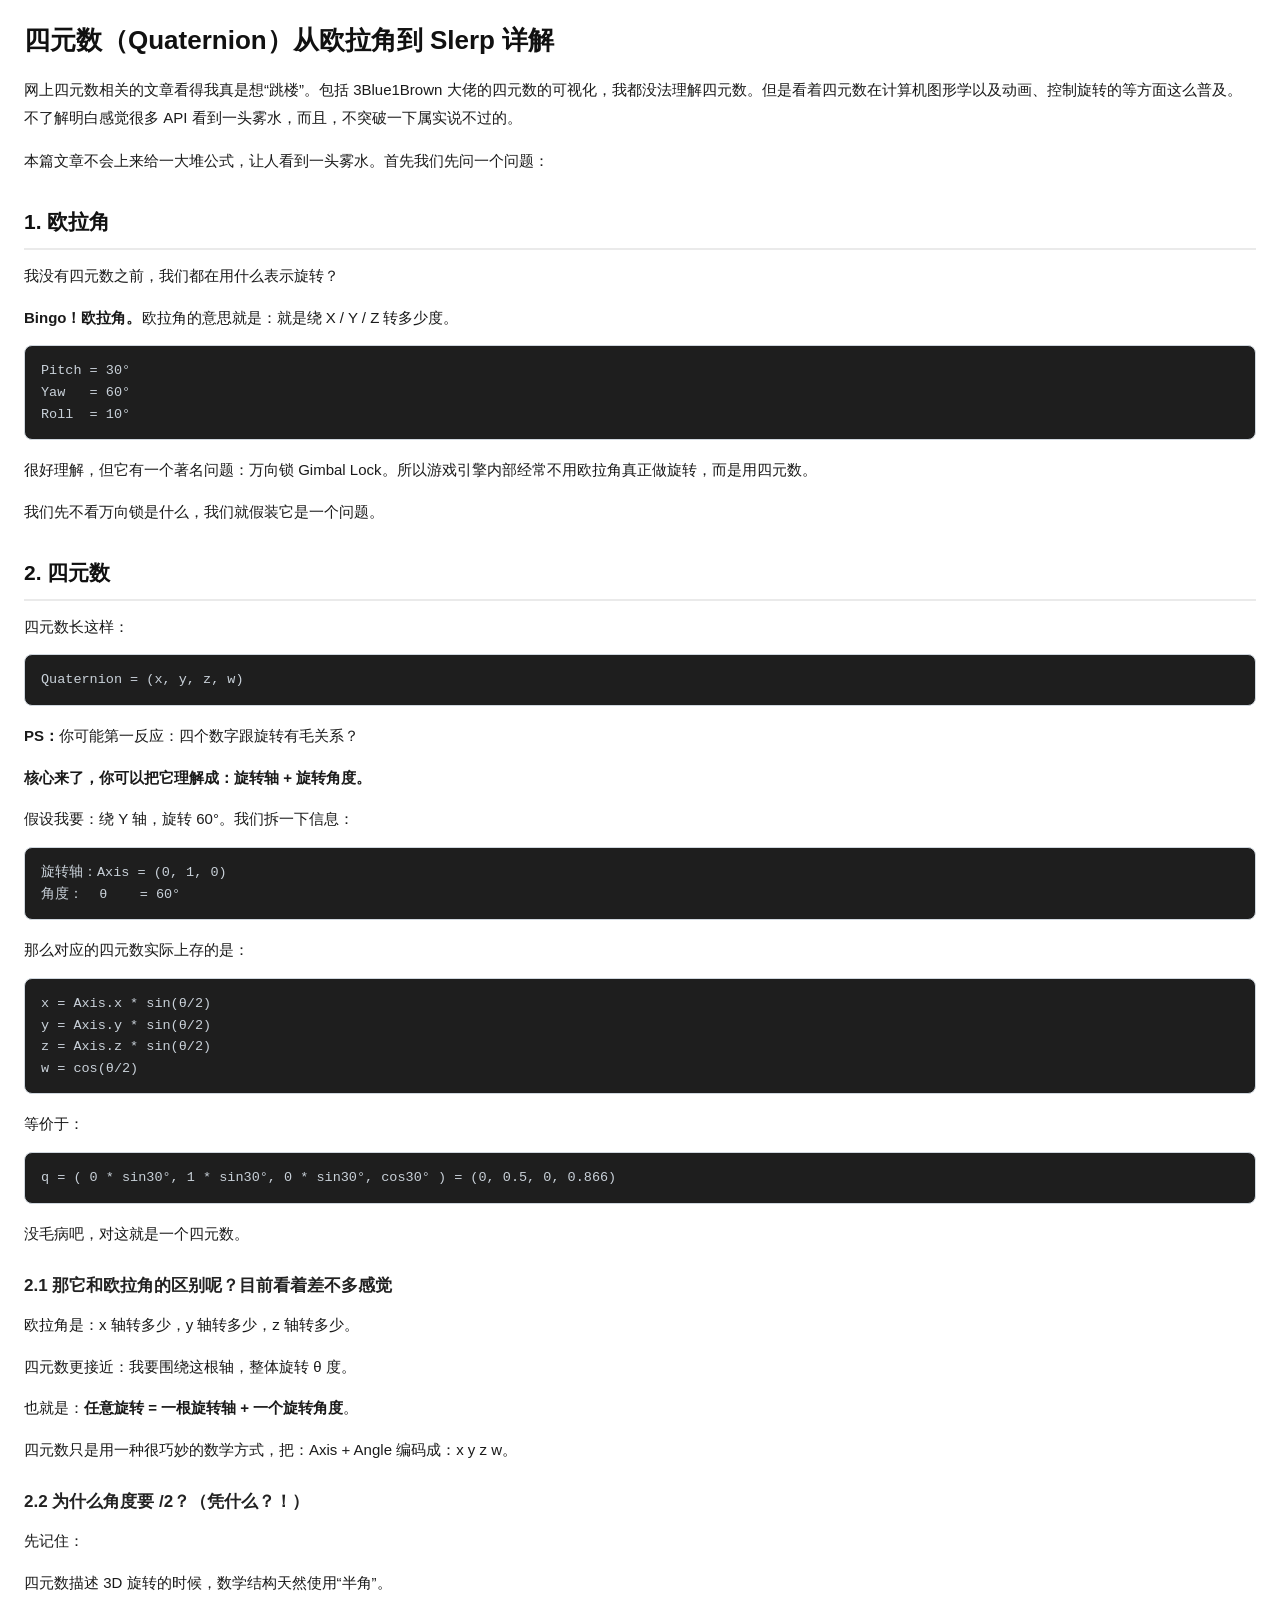
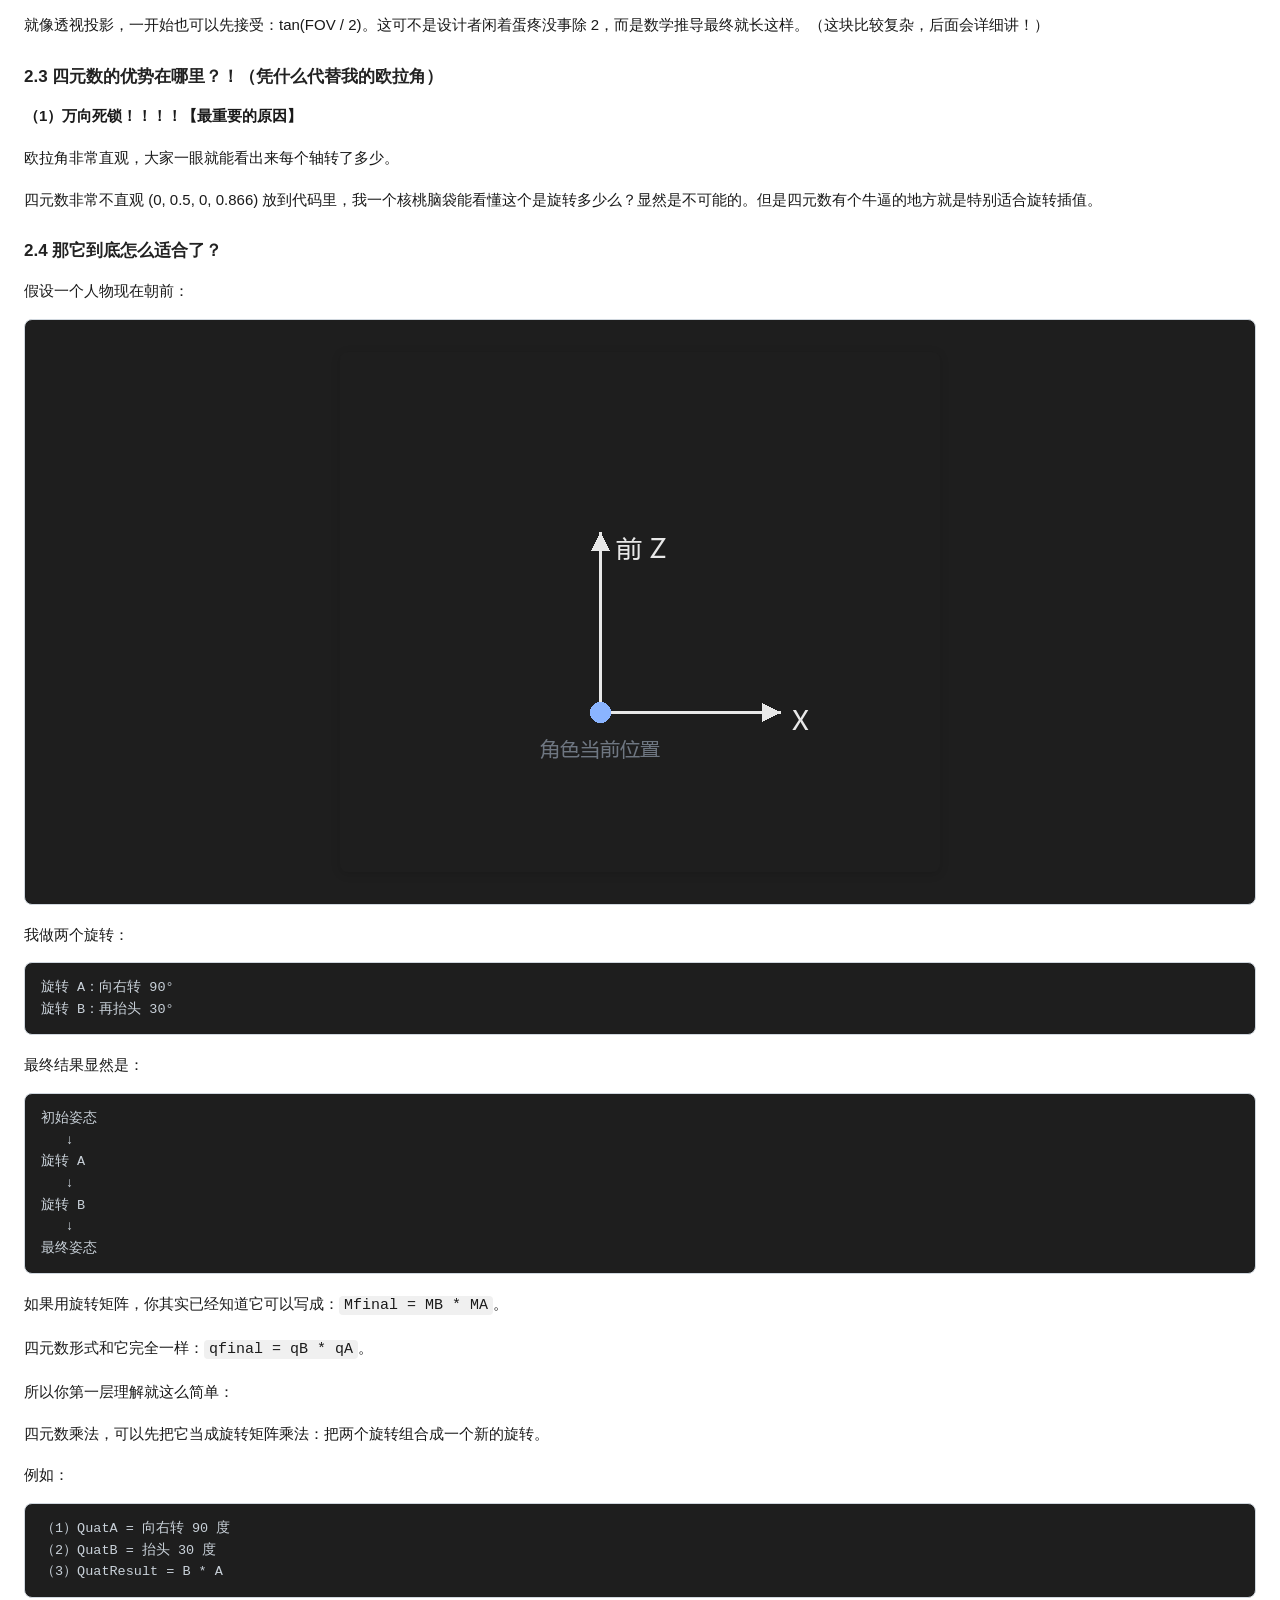
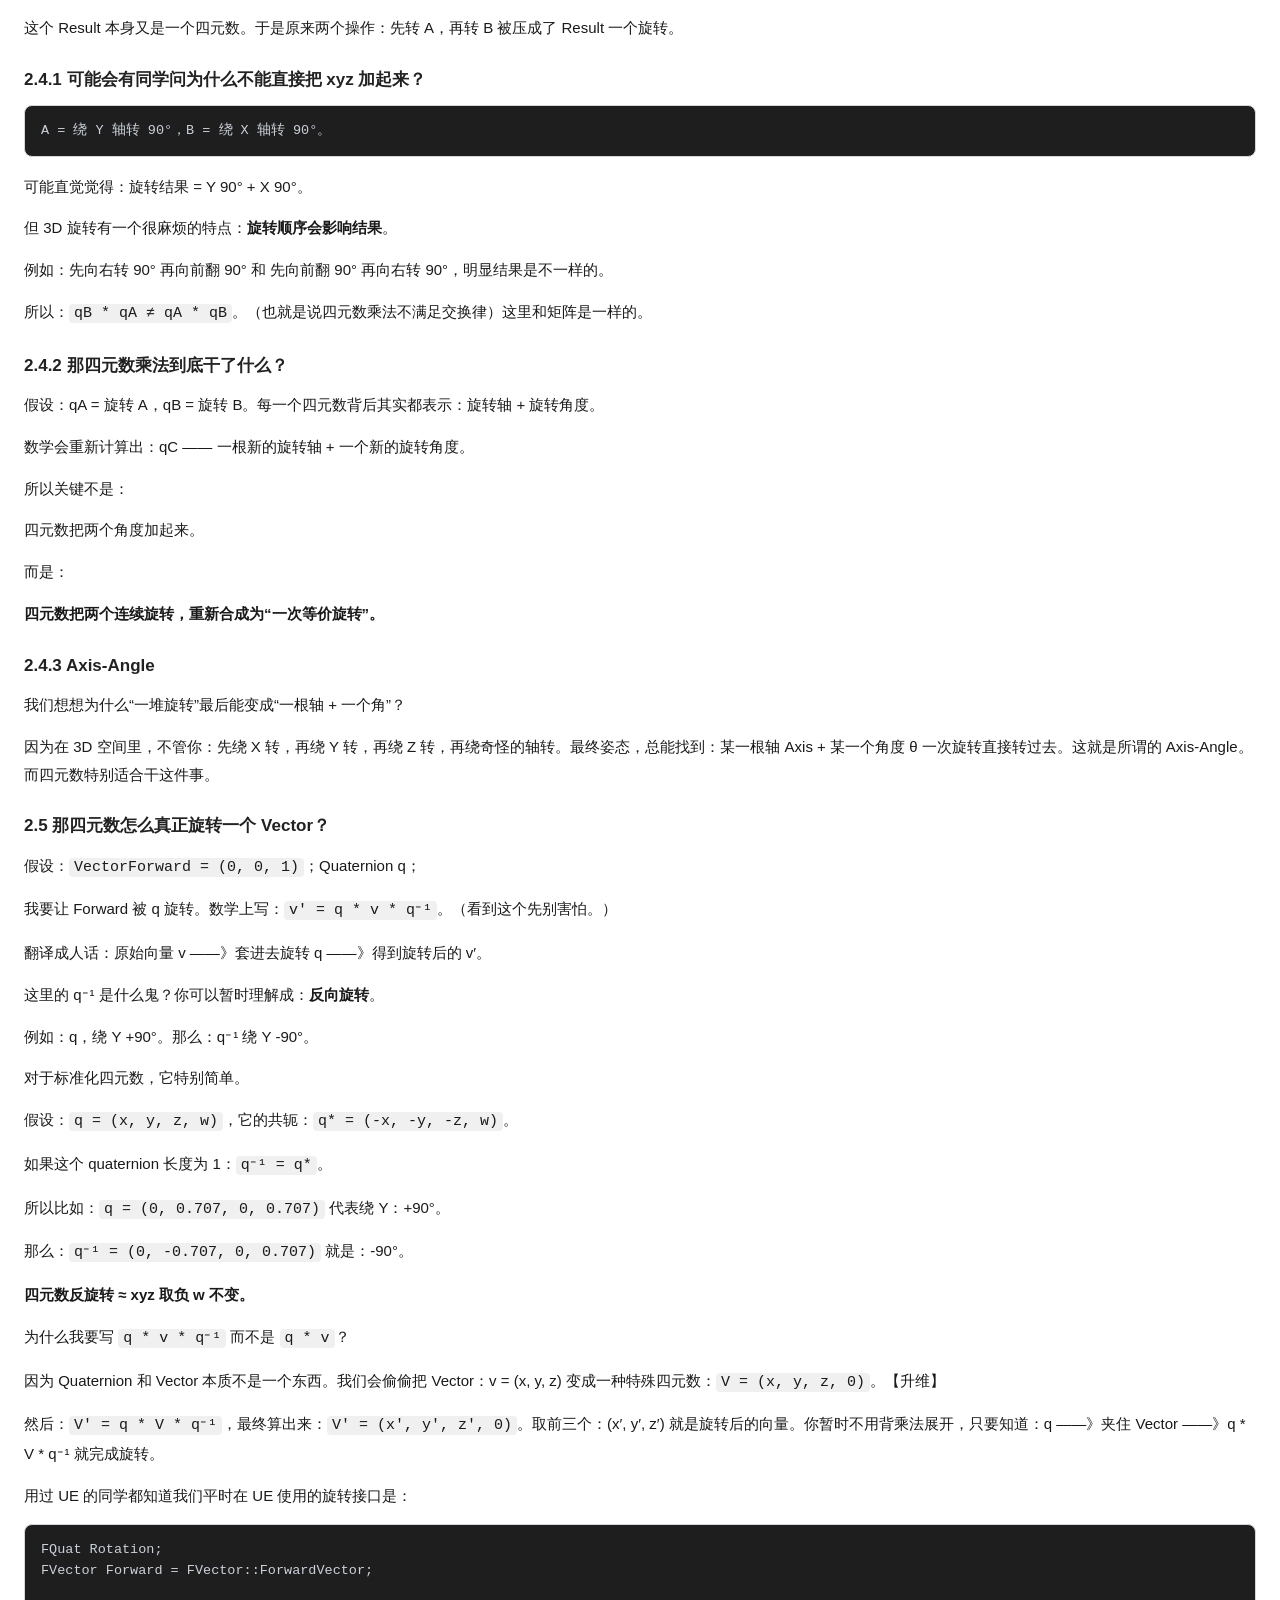
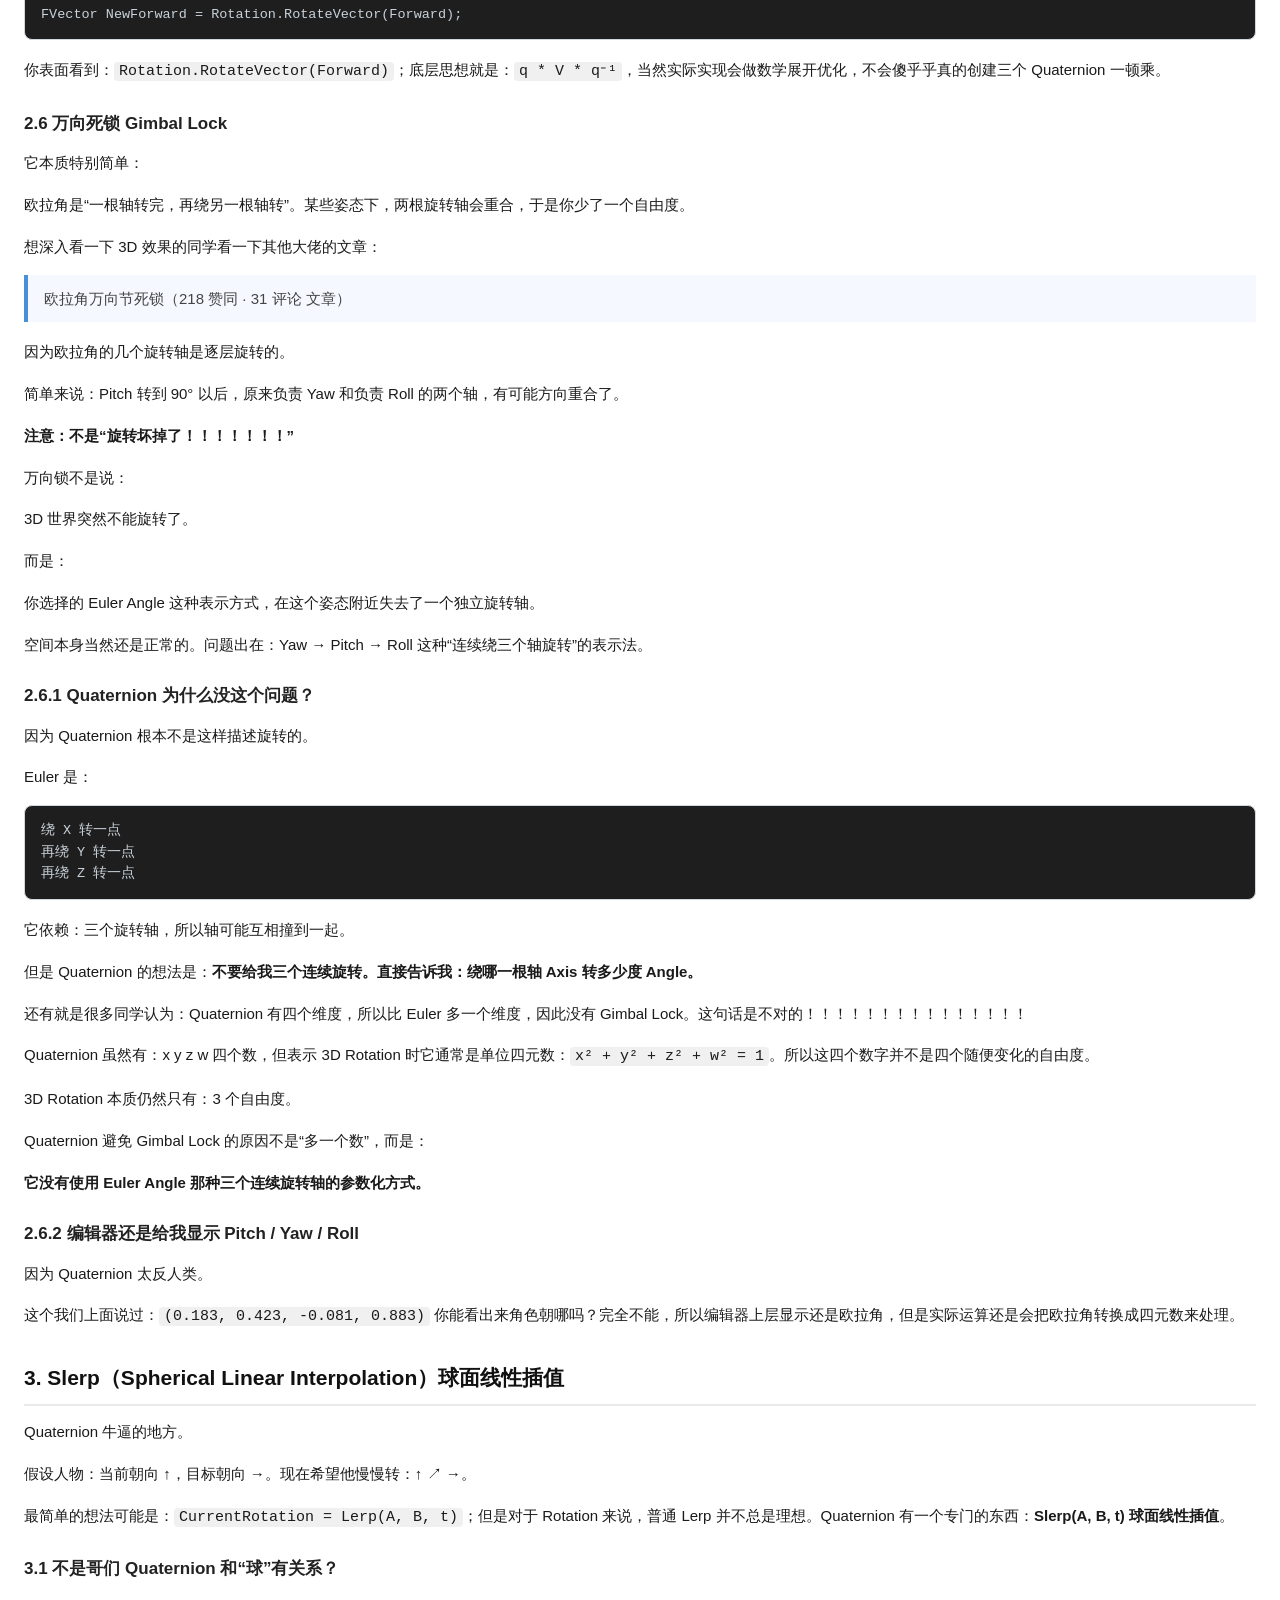
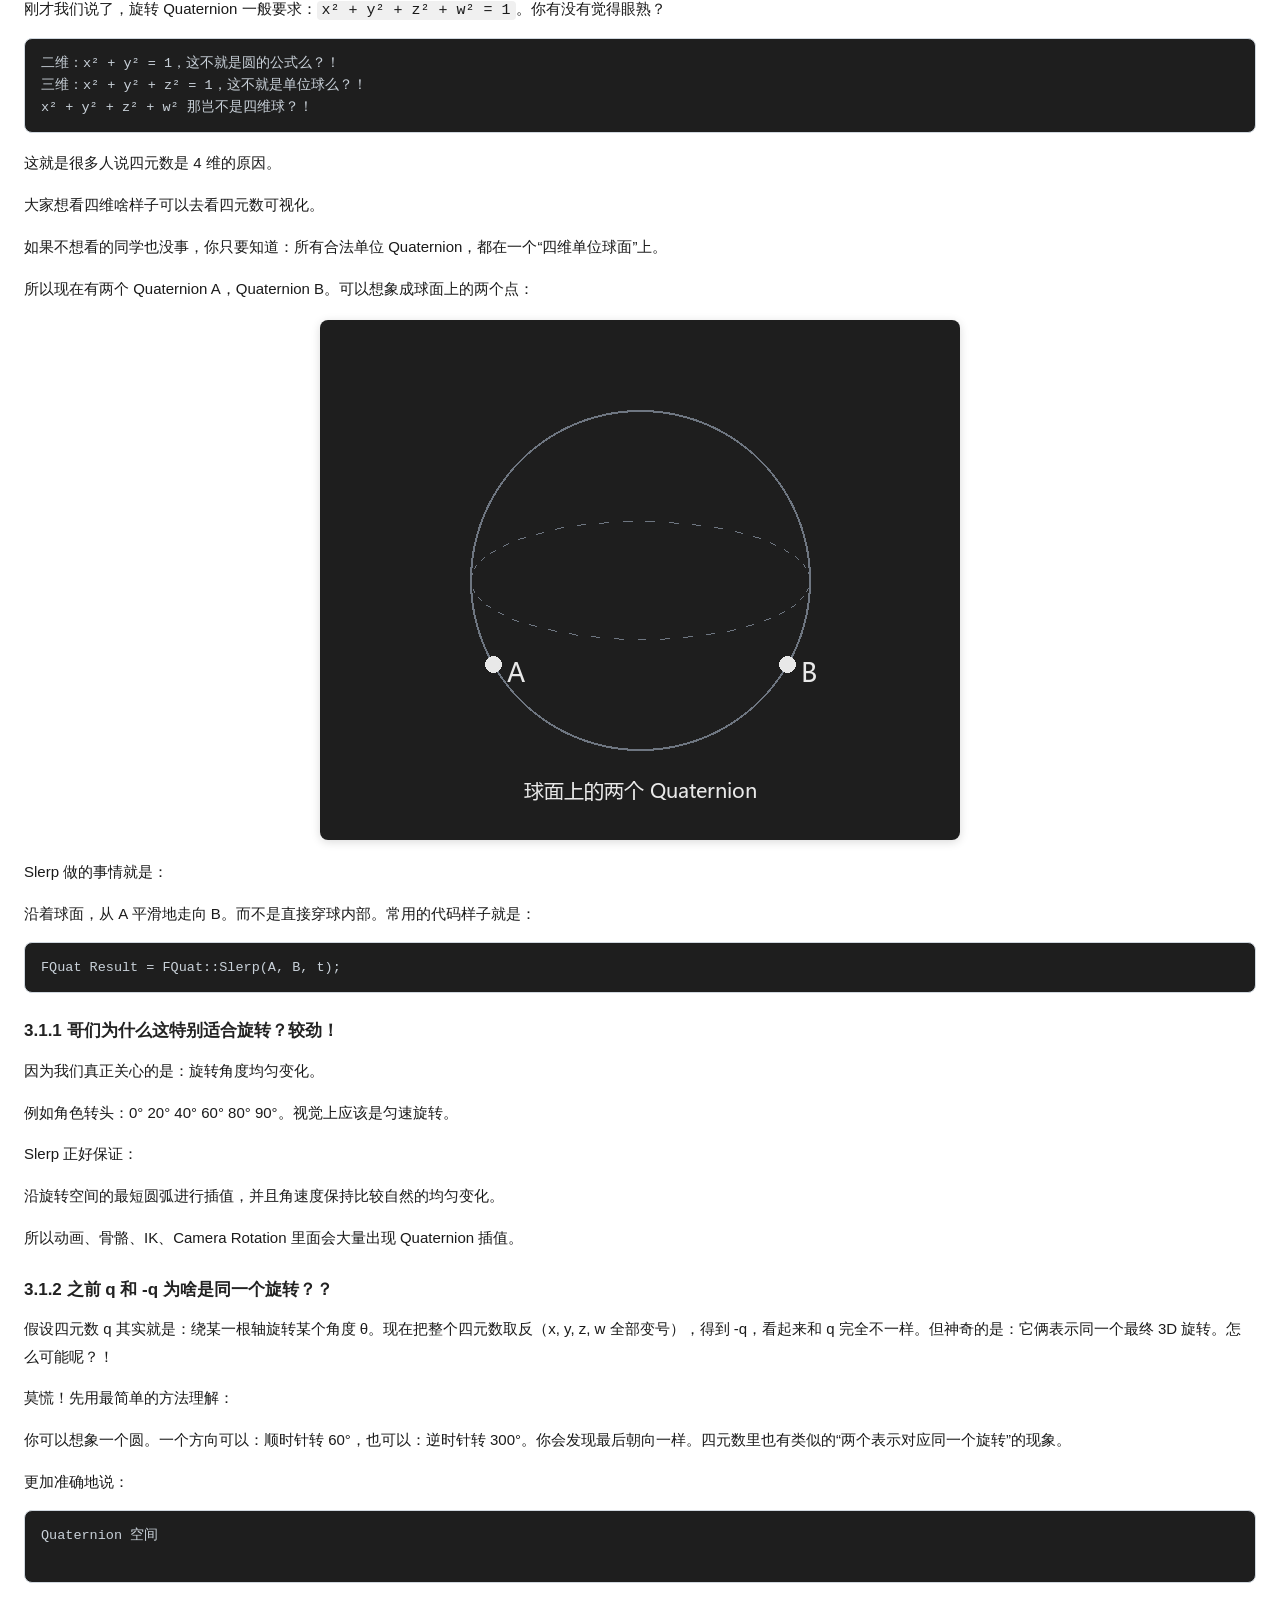
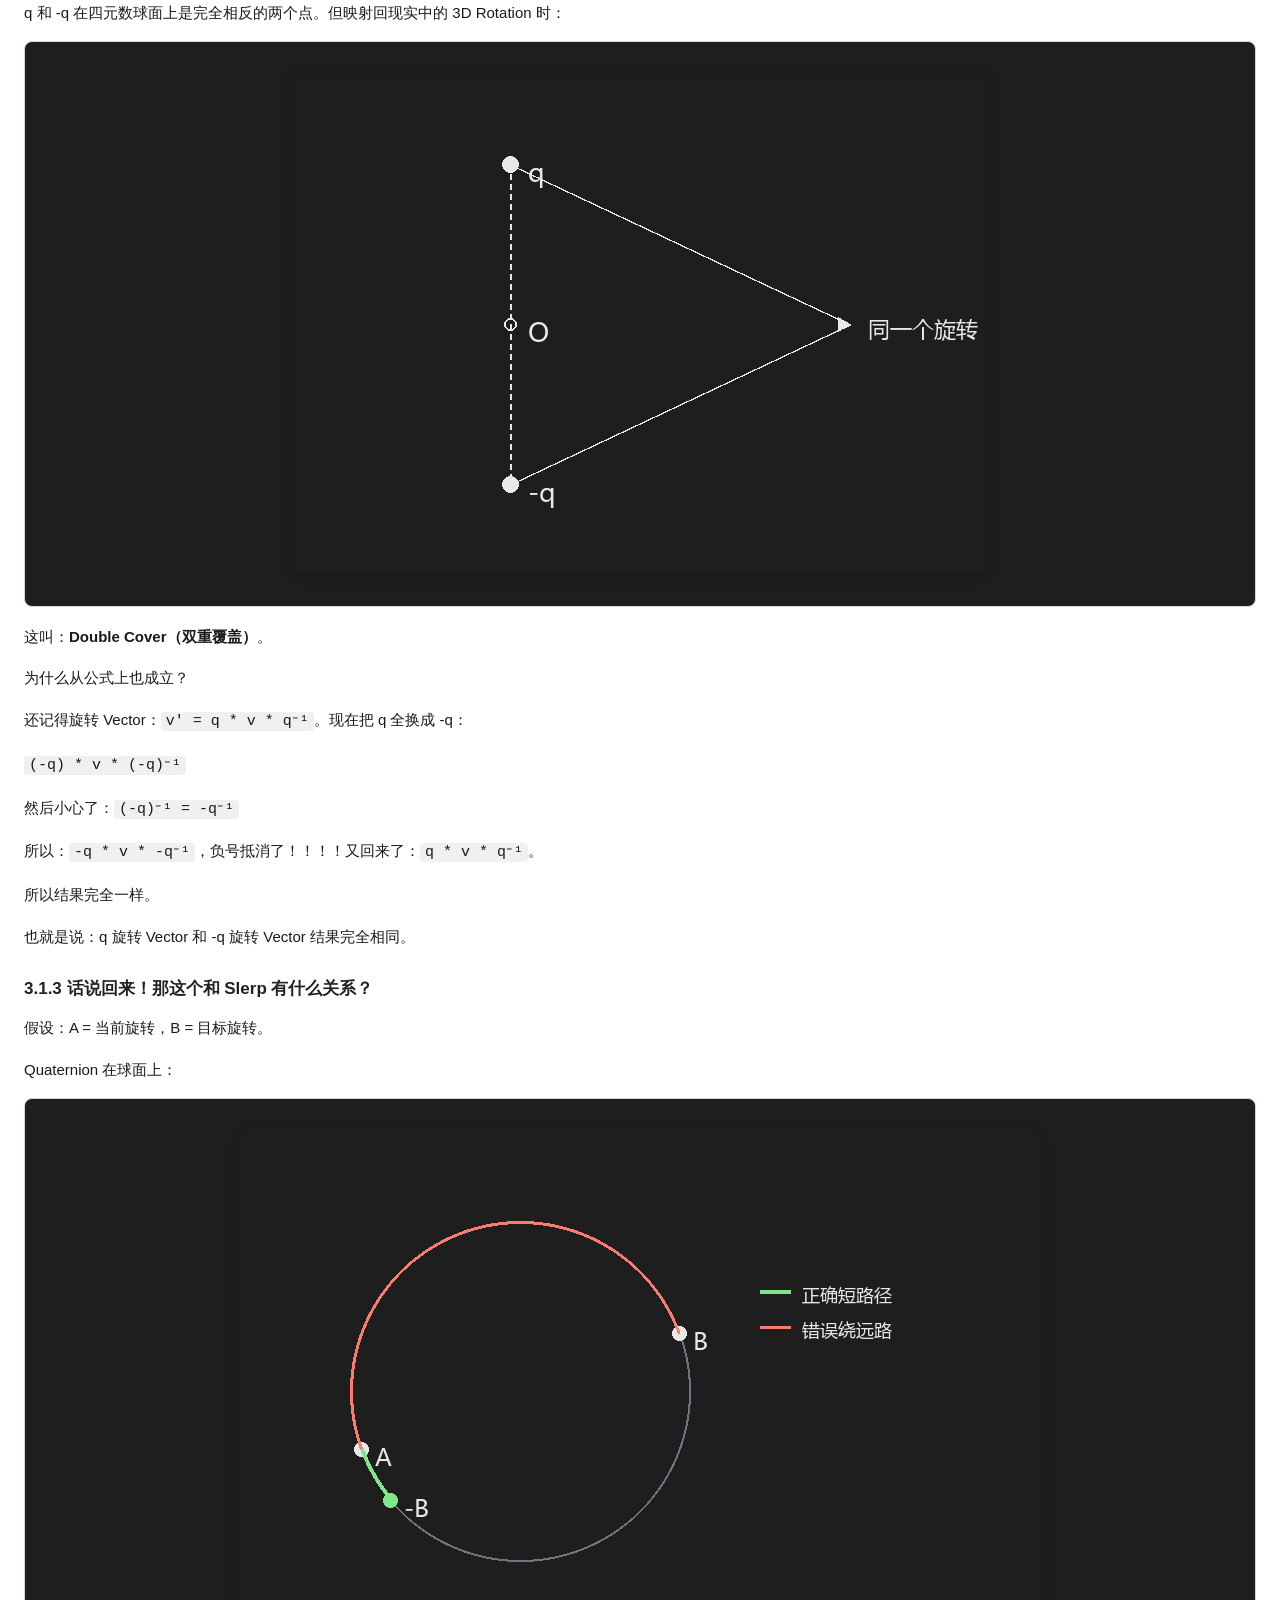
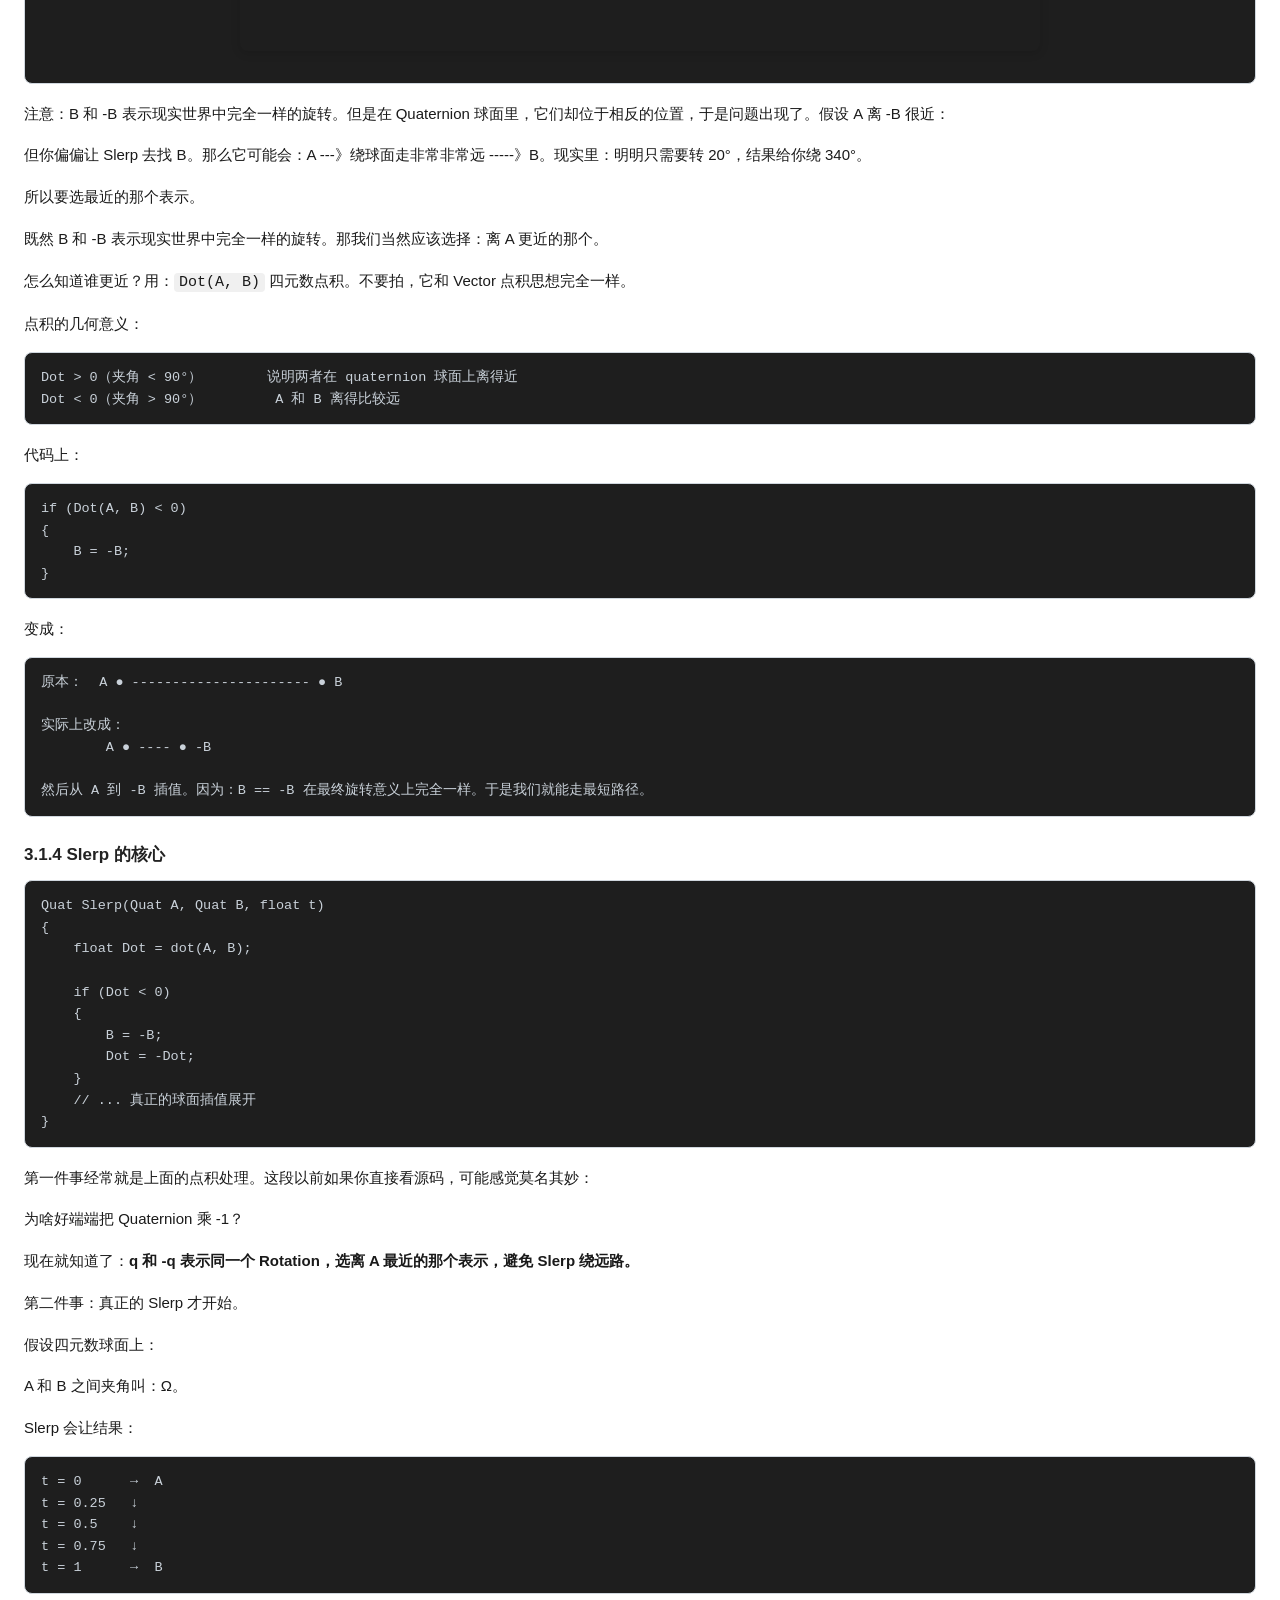
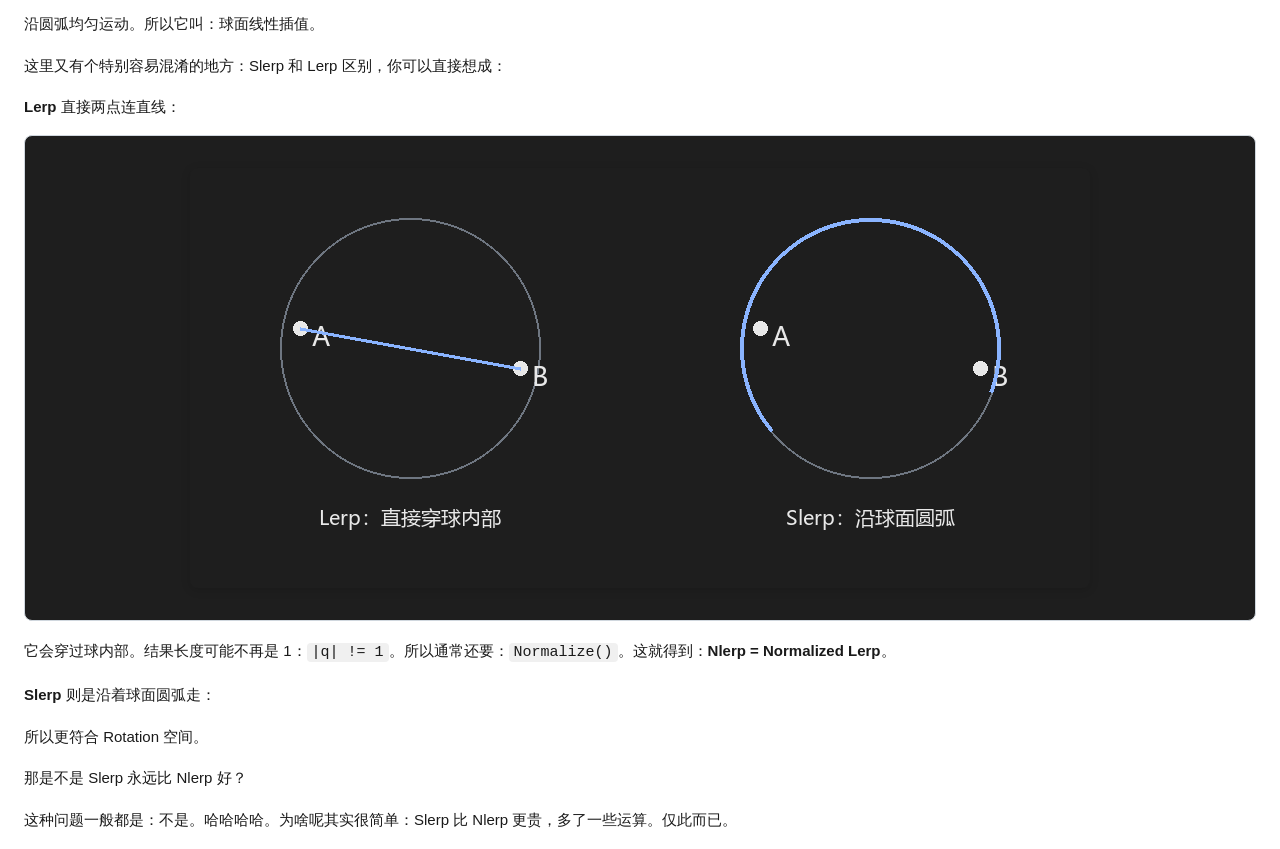
<file: quaternion_evernote.html>
<!DOCTYPE html>
<html lang="zh-CN">
<head>
<meta charset="UTF-8">
<meta name="viewport" content="width=device-width, initial-scale=1.0">
<title>四元数（Quaternion）从欧拉角到 Slerp 详解</title>
</head>
<body style="margin:0; padding:24px; background:#ffffff; color:#1a1a1a; font-family:'PingFang SC','Microsoft YaHei','Hiragino Sans GB',-apple-system,sans-serif; font-size:15px; line-height:1.85;">

<h1 style="font-size:26px; font-weight:700; line-height:1.3; margin:0 0 18px; color:#111;">四元数（Quaternion）从欧拉角到 Slerp 详解</h1>

<p style="margin:0 0 16px;">网上四元数相关的文章看得我真是想“跳楼”。包括 3Blue1Brown 大佬的四元数的可视化，我都没法理解四元数。但是看着四元数在计算机图形学以及动画、控制旋转的等方面这么普及。不了解明白感觉很多 API 看到一头雾水，而且，不突破一下属实说不过的。</p>

<p style="margin:0 0 16px;">本篇文章不会上来给一大堆公式，让人看到一头雾水。首先我们先问一个问题：</p>

<h2 style="font-size:21px; font-weight:700; margin:28px 0 12px; color:#111; border-bottom:2px solid #eaeaea; padding-bottom:6px;">1. 欧拉角</h2>

<p style="margin:0 0 14px;">我没有四元数之前，我们都在用什么表示旋转？</p>
<p style="margin:0 0 14px;"><strong>Bingo！欧拉角。</strong>欧拉角的意思就是：就是绕 X / Y / Z 转多少度。</p>

<pre style="font-family:'SFMono-Regular',Consolas,'Liberation Mono',Menlo,monospace; font-size:13.5px; line-height:1.6; color:#c9d1d9; background:#1e1e1e; border:1px solid #d0d7de; border-radius:8px; padding:14px 16px; margin:0 0 16px; white-space:pre; overflow-x:auto;">Pitch = 30°
Yaw   = 60°
Roll  = 10°</pre>

<p style="margin:0 0 14px;">很好理解，但它有一个著名问题：万向锁 Gimbal Lock。所以游戏引擎内部经常不用欧拉角真正做旋转，而是用四元数。</p>
<p style="margin:0 0 14px;">我们先不看万向锁是什么，我们就假装它是一个问题。</p>

<h2 style="font-size:21px; font-weight:700; margin:28px 0 12px; color:#111; border-bottom:2px solid #eaeaea; padding-bottom:6px;">2. 四元数</h2>

<p style="margin:0 0 14px;">四元数长这样：</p>

<pre style="font-family:'SFMono-Regular',Consolas,'Liberation Mono',Menlo,monospace; font-size:13.5px; line-height:1.6; color:#c9d1d9; background:#1e1e1e; border:1px solid #d0d7de; border-radius:8px; padding:14px 16px; margin:0 0 16px; white-space:pre; overflow-x:auto;">Quaternion = (x, y, z, w)</pre>

<p style="margin:0 0 14px;"><strong>PS：</strong>你可能第一反应：四个数字跟旋转有毛关系？</p>
<p style="margin:0 0 14px;"><strong>核心来了，你可以把它理解成：旋转轴 + 旋转角度。</strong></p>

<p style="margin:0 0 14px;">假设我要：绕 Y 轴，旋转 60°。我们拆一下信息：</p>
<pre style="font-family:'SFMono-Regular',Consolas,'Liberation Mono',Menlo,monospace; font-size:13.5px; line-height:1.6; color:#c9d1d9; background:#1e1e1e; border:1px solid #d0d7de; border-radius:8px; padding:14px 16px; margin:0 0 16px; white-space:pre; overflow-x:auto;">旋转轴：Axis = (0, 1, 0)
角度：  θ    = 60°</pre>

<p style="margin:0 0 14px;">那么对应的四元数实际上存的是：</p>

<pre style="font-family:'SFMono-Regular',Consolas,'Liberation Mono',Menlo,monospace; font-size:13.5px; line-height:1.6; color:#c9d1d9; background:#1e1e1e; border:1px solid #d0d7de; border-radius:8px; padding:14px 16px; margin:0 0 16px; white-space:pre; overflow-x:auto;">x = Axis.x * sin(θ/2)
y = Axis.y * sin(θ/2)
z = Axis.z * sin(θ/2)
w = cos(θ/2)</pre>

<p style="margin:0 0 14px;">等价于：</p>

<pre style="font-family:'SFMono-Regular',Consolas,'Liberation Mono',Menlo,monospace; font-size:13.5px; line-height:1.6; color:#c9d1d9; background:#1e1e1e; border:1px solid #d0d7de; border-radius:8px; padding:14px 16px; margin:0 0 16px; white-space:pre; overflow-x:auto;">q = ( 0 * sin30°, 1 * sin30°, 0 * sin30°, cos30° ) = (0, 0.5, 0, 0.866)</pre>

<p style="margin:0 0 14px;">没毛病吧，对这就是一个四元数。</p>

<h3 style="font-size:17px; font-weight:700; margin:22px 0 10px; color:#222;">2.1 那它和欧拉角的区别呢？目前看着差不多感觉</h3>

<p style="margin:0 0 14px;">欧拉角是：x 轴转多少，y 轴转多少，z 轴转多少。</p>
<p style="margin:0 0 14px;">四元数更接近：我要围绕这根轴，整体旋转 θ 度。</p>
<p style="margin:0 0 14px;">也就是：<strong>任意旋转 = 一根旋转轴 + 一个旋转角度</strong>。</p>
<p style="margin:0 0 14px;">四元数只是用一种很巧妙的数学方式，把：Axis + Angle 编码成：x y z w。</p>

<h3 style="font-size:17px; font-weight:700; margin:22px 0 10px; color:#222;">2.2 为什么角度要 /2？（凭什么？！）</h3>

<p style="margin:0 0 14px;">先记住：</p>
<p style="margin:0 0 14px;">四元数描述 3D 旋转的时候，数学结构天然使用“半角”。</p>
<p style="margin:0 0 14px;">就像透视投影，一开始也可以先接受：tan(FOV / 2)。这可不是设计者闲着蛋疼没事除 2，而是数学推导最终就长这样。（这块比较复杂，后面会详细讲！）</p>

<h3 style="font-size:17px; font-weight:700; margin:22px 0 10px; color:#222;">2.3 四元数的优势在哪里？！（凭什么代替我的欧拉角）</h3>

<p style="margin:0 0 14px;"><strong>（1）万向死锁！！！！【最重要的原因】</strong></p>
<p style="margin:0 0 14px;">欧拉角非常直观，大家一眼就能看出来每个轴转了多少。</p>
<p style="margin:0 0 14px;">四元数非常不直观 (0, 0.5, 0, 0.866) 放到代码里，我一个核桃脑袋能看懂这个是旋转多少么？显然是不可能的。但是四元数有个牛逼的地方就是特别适合旋转插值。</p>

<h3 style="font-size:17px; font-weight:700; margin:22px 0 10px; color:#222;">2.4 那它到底怎么适合了？</h3>

<p style="margin:0 0 14px;">假设一个人物现在朝前：</p>

<pre style="font-family:'SFMono-Regular',Consolas,'Liberation Mono',Menlo,monospace; font-size:13.5px; line-height:1.6; color:#c9d1d9; background:#1e1e1e; border:1px solid #d0d7de; border-radius:8px; padding:14px 16px; margin:0 0 16px; white-space:pre; overflow-x:auto;"><img src="[data-uri]" style="display:block;margin:18px auto;max-width:100%;border-radius:8px;box-shadow:0 2px 10px rgba(0,0,0,0.15);" alt="forward_axis.png"></pre>

<p style="margin:0 0 14px;">我做两个旋转：</p>
<pre style="font-family:'SFMono-Regular',Consolas,'Liberation Mono',Menlo,monospace; font-size:13.5px; line-height:1.6; color:#c9d1d9; background:#1e1e1e; border:1px solid #d0d7de; border-radius:8px; padding:14px 16px; margin:0 0 16px; white-space:pre; overflow-x:auto;">旋转 A：向右转 90°
旋转 B：再抬头 30°</pre>

<p style="margin:0 0 14px;">最终结果显然是：</p>
<pre style="font-family:'SFMono-Regular',Consolas,'Liberation Mono',Menlo,monospace; font-size:13.5px; line-height:1.6; color:#c9d1d9; background:#1e1e1e; border:1px solid #d0d7de; border-radius:8px; padding:14px 16px; margin:0 0 16px; white-space:pre; overflow-x:auto;">初始姿态
   ↓
旋转 A
   ↓
旋转 B
   ↓
最终姿态</pre>

<p style="margin:0 0 14px;">如果用旋转矩阵，你其实已经知道它可以写成：<code style="font-family:monospace; background:#f0f0f0; padding:1px 5px; border-radius:4px;">Mfinal = MB * MA</code>。</p>
<p style="margin:0 0 14px;">四元数形式和它完全一样：<code style="font-family:monospace; background:#f0f0f0; padding:1px 5px; border-radius:4px;">qfinal = qB * qA</code>。</p>
<p style="margin:0 0 14px;">所以你第一层理解就这么简单：</p>
<p style="margin:0 0 14px;">四元数乘法，可以先把它当成旋转矩阵乘法：把两个旋转组合成一个新的旋转。</p>

<p style="margin:0 0 14px;">例如：</p>
<pre style="font-family:'SFMono-Regular',Consolas,'Liberation Mono',Menlo,monospace; font-size:13.5px; line-height:1.6; color:#c9d1d9; background:#1e1e1e; border:1px solid #d0d7de; border-radius:8px; padding:14px 16px; margin:0 0 16px; white-space:pre; overflow-x:auto;">（1）QuatA = 向右转 90 度
（2）QuatB = 抬头 30 度
（3）QuatResult = B * A</pre>

<p style="margin:0 0 14px;">这个 Result 本身又是一个四元数。于是原来两个操作：先转 A，再转 B 被压成了 Result 一个旋转。</p>

<h3 style="font-size:17px; font-weight:700; margin:22px 0 10px; color:#222;">2.4.1 可能会有同学问为什么不能直接把 xyz 加起来？</h3>

<pre style="font-family:'SFMono-Regular',Consolas,'Liberation Mono',Menlo,monospace; font-size:13.5px; line-height:1.6; color:#c9d1d9; background:#1e1e1e; border:1px solid #d0d7de; border-radius:8px; padding:14px 16px; margin:0 0 16px; white-space:pre; overflow-x:auto;">A = 绕 Y 轴转 90°，B = 绕 X 轴转 90°。</pre>

<p style="margin:0 0 14px;">可能直觉觉得：旋转结果 = Y 90° + X 90°。</p>
<p style="margin:0 0 14px;">但 3D 旋转有一个很麻烦的特点：<strong>旋转顺序会影响结果</strong>。</p>
<p style="margin:0 0 14px;">例如：先向右转 90° 再向前翻 90° 和 先向前翻 90° 再向右转 90°，明显结果是不一样的。</p>
<p style="margin:0 0 14px;">所以：<code style="font-family:monospace; background:#f0f0f0; padding:1px 5px; border-radius:4px;">qB * qA ≠ qA * qB</code>。（也就是说四元数乘法不满足交换律）这里和矩阵是一样的。</p>

<h3 style="font-size:17px; font-weight:700; margin:22px 0 10px; color:#222;">2.4.2 那四元数乘法到底干了什么？</h3>

<p style="margin:0 0 14px;">假设：qA = 旋转 A，qB = 旋转 B。每一个四元数背后其实都表示：旋转轴 + 旋转角度。</p>
<p style="margin:0 0 14px;">数学会重新计算出：qC —— 一根新的旋转轴 + 一个新的旋转角度。</p>
<p style="margin:0 0 14px;">所以关键不是：</p>
<p style="margin:0 0 14px;">四元数把两个角度加起来。</p>
<p style="margin:0 0 14px;">而是：</p>
<p style="margin:0 0 14px;"><strong>四元数把两个连续旋转，重新合成为“一次等价旋转”。</strong></p>

<h3 style="font-size:17px; font-weight:700; margin:22px 0 10px; color:#222;">2.4.3 Axis-Angle</h3>

<p style="margin:0 0 14px;">我们想想为什么“一堆旋转”最后能变成“一根轴 + 一个角”？</p>
<p style="margin:0 0 14px;">因为在 3D 空间里，不管你：先绕 X 转，再绕 Y 转，再绕 Z 转，再绕奇怪的轴转。最终姿态，总能找到：某一根轴 Axis + 某一个角度 θ 一次旋转直接转过去。这就是所谓的 Axis-Angle。而四元数特别适合干这件事。</p>

<h3 style="font-size:17px; font-weight:700; margin:22px 0 10px; color:#222;">2.5 那四元数怎么真正旋转一个 Vector？</h3>

<p style="margin:0 0 14px;">假设：<code style="font-family:monospace; background:#f0f0f0; padding:1px 5px; border-radius:4px;">VectorForward = (0, 0, 1)</code>；Quaternion q；</p>
<p style="margin:0 0 14px;">我要让 Forward 被 q 旋转。数学上写：<code style="font-family:monospace; background:#f0f0f0; padding:1px 5px; border-radius:4px;">v′ = q * v * q⁻¹</code>。（看到这个先别害怕。）</p>
<p style="margin:0 0 14px;">翻译成人话：原始向量 v ——》套进去旋转 q ——》得到旋转后的 v′。</p>
<p style="margin:0 0 14px;">这里的 q⁻¹ 是什么鬼？你可以暂时理解成：<strong>反向旋转</strong>。</p>
<p style="margin:0 0 14px;">例如：q，绕 Y +90°。那么：q⁻¹ 绕 Y -90°。</p>
<p style="margin:0 0 14px;">对于标准化四元数，它特别简单。</p>
<p style="margin:0 0 14px;">假设：<code style="font-family:monospace; background:#f0f0f0; padding:1px 5px; border-radius:4px;">q = (x, y, z, w)</code>，它的共轭：<code style="font-family:monospace; background:#f0f0f0; padding:1px 5px; border-radius:4px;">q* = (-x, -y, -z, w)</code>。</p>
<p style="margin:0 0 14px;">如果这个 quaternion 长度为 1：<code style="font-family:monospace; background:#f0f0f0; padding:1px 5px; border-radius:4px;">q⁻¹ = q*</code>。</p>
<p style="margin:0 0 14px;">所以比如：<code style="font-family:monospace; background:#f0f0f0; padding:1px 5px; border-radius:4px;">q = (0, 0.707, 0, 0.707)</code> 代表绕 Y：+90°。</p>
<p style="margin:0 0 14px;">那么：<code style="font-family:monospace; background:#f0f0f0; padding:1px 5px; border-radius:4px;">q⁻¹ = (0, -0.707, 0, 0.707)</code> 就是：-90°。</p>
<p style="margin:0 0 14px;"><strong>四元数反旋转 ≈ xyz 取负 w 不变。</strong></p>
<p style="margin:0 0 14px;">为什么我要写 <code style="font-family:monospace; background:#f0f0f0; padding:1px 5px; border-radius:4px;">q * v * q⁻¹</code> 而不是 <code style="font-family:monospace; background:#f0f0f0; padding:1px 5px; border-radius:4px;">q * v</code>？</p>
<p style="margin:0 0 14px;">因为 Quaternion 和 Vector 本质不是一个东西。我们会偷偷把 Vector：v = (x, y, z) 变成一种特殊四元数：<code style="font-family:monospace; background:#f0f0f0; padding:1px 5px; border-radius:4px;">V = (x, y, z, 0)</code>。【升维】</p>
<p style="margin:0 0 14px;">然后：<code style="font-family:monospace; background:#f0f0f0; padding:1px 5px; border-radius:4px;">V′ = q * V * q⁻¹</code>，最终算出来：<code style="font-family:monospace; background:#f0f0f0; padding:1px 5px; border-radius:4px;">V′ = (x′, y′, z′, 0)</code>。取前三个：(x′, y′, z′) 就是旋转后的向量。你暂时不用背乘法展开，只要知道：q ——》夹住 Vector ——》q * V * q⁻¹ 就完成旋转。</p>
<p style="margin:0 0 14px;">用过 UE 的同学都知道我们平时在 UE 使用的旋转接口是：</p>

<pre style="font-family:'SFMono-Regular',Consolas,'Liberation Mono',Menlo,monospace; font-size:13.5px; line-height:1.6; color:#c9d1d9; background:#1e1e1e; border:1px solid #d0d7de; border-radius:8px; padding:14px 16px; margin:0 0 16px; white-space:pre; overflow-x:auto;">FQuat Rotation;
FVector Forward = FVector::ForwardVector;

FVector NewForward = Rotation.RotateVector(Forward);</pre>

<p style="margin:0 0 14px;">你表面看到：<code style="font-family:monospace; background:#f0f0f0; padding:1px 5px; border-radius:4px;">Rotation.RotateVector(Forward)</code>；底层思想就是：<code style="font-family:monospace; background:#f0f0f0; padding:1px 5px; border-radius:4px;">q * V * q⁻¹</code>，当然实际实现会做数学展开优化，不会傻乎乎真的创建三个 Quaternion 一顿乘。</p>

<h3 style="font-size:17px; font-weight:700; margin:22px 0 10px; color:#222;">2.6 万向死锁 Gimbal Lock</h3>

<p style="margin:0 0 14px;">它本质特别简单：</p>
<p style="margin:0 0 14px;">欧拉角是“一根轴转完，再绕另一根轴转”。某些姿态下，两根旋转轴会重合，于是你少了一个自由度。</p>
<p style="margin:0 0 14px;">想深入看一下 3D 效果的同学看一下其他大佬的文章：</p>
<blockquote style="margin:0 0 16px; padding:10px 16px; border-left:4px solid #4a90d9; background:#f5f9ff; color:#444;">欧拉角万向节死锁（218 赞同 · 31 评论 文章）</blockquote>
<p style="margin:0 0 14px;">因为欧拉角的几个旋转轴是逐层旋转的。</p>
<p style="margin:0 0 14px;">简单来说：Pitch 转到 90° 以后，原来负责 Yaw 和负责 Roll 的两个轴，有可能方向重合了。</p>
<p style="margin:0 0 14px;"><strong>注意：不是“旋转坏掉了！！！！！！！”</strong></p>
<p style="margin:0 0 14px;">万向锁不是说：</p>
<p style="margin:0 0 14px;">3D 世界突然不能旋转了。</p>
<p style="margin:0 0 14px;">而是：</p>
<p style="margin:0 0 14px;">你选择的 Euler Angle 这种表示方式，在这个姿态附近失去了一个独立旋转轴。</p>
<p style="margin:0 0 14px;">空间本身当然还是正常的。问题出在：Yaw → Pitch → Roll 这种“连续绕三个轴旋转”的表示法。</p>

<h3 style="font-size:17px; font-weight:700; margin:22px 0 10px; color:#222;">2.6.1 Quaternion 为什么没这个问题？</h3>

<p style="margin:0 0 14px;">因为 Quaternion 根本不是这样描述旋转的。</p>
<p style="margin:0 0 14px;">Euler 是：</p>
<pre style="font-family:'SFMono-Regular',Consolas,'Liberation Mono',Menlo,monospace; font-size:13.5px; line-height:1.6; color:#c9d1d9; background:#1e1e1e; border:1px solid #d0d7de; border-radius:8px; padding:14px 16px; margin:0 0 16px; white-space:pre; overflow-x:auto;">绕 X 转一点
再绕 Y 转一点
再绕 Z 转一点</pre>

<p style="margin:0 0 14px;">它依赖：三个旋转轴，所以轴可能互相撞到一起。</p>
<p style="margin:0 0 14px;">但是 Quaternion 的想法是：<strong>不要给我三个连续旋转。直接告诉我：绕哪一根轴 Axis 转多少度 Angle。</strong></p>
<p style="margin:0 0 14px;">还有就是很多同学认为：Quaternion 有四个维度，所以比 Euler 多一个维度，因此没有 Gimbal Lock。这句话是不对的！！！！！！！！！！！！！！！</p>
<p style="margin:0 0 14px;">Quaternion 虽然有：x y z w 四个数，但表示 3D Rotation 时它通常是单位四元数：<code style="font-family:monospace; background:#f0f0f0; padding:1px 5px; border-radius:4px;">x² + y² + z² + w² = 1</code>。所以这四个数字并不是四个随便变化的自由度。</p>
<p style="margin:0 0 14px;">3D Rotation 本质仍然只有：3 个自由度。</p>
<p style="margin:0 0 14px;">Quaternion 避免 Gimbal Lock 的原因不是“多一个数”，而是：</p>
<p style="margin:0 0 14px;"><strong>它没有使用 Euler Angle 那种三个连续旋转轴的参数化方式。</strong></p>

<h3 style="font-size:17px; font-weight:700; margin:22px 0 10px; color:#222;">2.6.2 编辑器还是给我显示 Pitch / Yaw / Roll</h3>

<p style="margin:0 0 14px;">因为 Quaternion 太反人类。</p>
<p style="margin:0 0 14px;">这个我们上面说过：<code style="font-family:monospace; background:#f0f0f0; padding:1px 5px; border-radius:4px;">(0.183, 0.423, -0.081, 0.883)</code> 你能看出来角色朝哪吗？完全不能，所以编辑器上层显示还是欧拉角，但是实际运算还是会把欧拉角转换成四元数来处理。</p>

<h2 style="font-size:21px; font-weight:700; margin:28px 0 12px; color:#111; border-bottom:2px solid #eaeaea; padding-bottom:6px;">3. Slerp（Spherical Linear Interpolation）球面线性插值</h2>

<p style="margin:0 0 14px;">Quaternion 牛逼的地方。</p>
<p style="margin:0 0 14px;">假设人物：当前朝向 ↑，目标朝向 →。现在希望他慢慢转：↑ ↗ →。</p>
<p style="margin:0 0 14px;">最简单的想法可能是：<code style="font-family:monospace; background:#f0f0f0; padding:1px 5px; border-radius:4px;">CurrentRotation = Lerp(A, B, t)</code>；但是对于 Rotation 来说，普通 Lerp 并不总是理想。Quaternion 有一个专门的东西：<strong>Slerp(A, B, t) 球面线性插值</strong>。</p>

<h3 style="font-size:17px; font-weight:700; margin:22px 0 10px; color:#222;">3.1 不是哥们 Quaternion 和“球”有关系？</h3>

<p style="margin:0 0 14px;">刚才我们说了，旋转 Quaternion 一般要求：<code style="font-family:monospace; background:#f0f0f0; padding:1px 5px; border-radius:4px;">x² + y² + z² + w² = 1</code>。你有没有觉得眼熟？</p>
<pre style="font-family:'SFMono-Regular',Consolas,'Liberation Mono',Menlo,monospace; font-size:13.5px; line-height:1.6; color:#c9d1d9; background:#1e1e1e; border:1px solid #d0d7de; border-radius:8px; padding:14px 16px; margin:0 0 16px; white-space:pre; overflow-x:auto;">二维：x² + y² = 1，这不就是圆的公式么？！
三维：x² + y² + z² = 1，这不就是单位球么？！
x² + y² + z² + w² 那岂不是四维球？！</pre>

<p style="margin:0 0 14px;">这就是很多人说四元数是 4 维的原因。</p>
<p style="margin:0 0 14px;">大家想看四维啥样子可以去看四元数可视化。</p>
<p style="margin:0 0 14px;">如果不想看的同学也没事，你只要知道：所有合法单位 Quaternion，都在一个“四维单位球面”上。</p>
<p style="margin:0 0 14px;">所以现在有两个 Quaternion A，Quaternion B。可以想象成球面上的两个点：</p>
<p style="margin:0 0 14px; color:#888;"><img src="[data-uri]" style="display:block;margin:18px auto;max-width:100%;border-radius:8px;box-shadow:0 2px 10px rgba(0,0,0,0.15);" alt="sphere_ab.png"></p>
<p style="margin:0 0 14px;">Slerp 做的事情就是：</p>
<p style="margin:0 0 14px;">沿着球面，从 A 平滑地走向 B。而不是直接穿球内部。常用的代码样子就是：</p>

<pre style="font-family:'SFMono-Regular',Consolas,'Liberation Mono',Menlo,monospace; font-size:13.5px; line-height:1.6; color:#c9d1d9; background:#1e1e1e; border:1px solid #d0d7de; border-radius:8px; padding:14px 16px; margin:0 0 16px; white-space:pre; overflow-x:auto;">FQuat Result = FQuat::Slerp(A, B, t);</pre>

<h3 style="font-size:17px; font-weight:700; margin:22px 0 10px; color:#222;">3.1.1 哥们为什么这特别适合旋转？较劲！</h3>

<p style="margin:0 0 14px;">因为我们真正关心的是：旋转角度均匀变化。</p>
<p style="margin:0 0 14px;">例如角色转头：0° 20° 40° 60° 80° 90°。视觉上应该是匀速旋转。</p>
<p style="margin:0 0 14px;">Slerp 正好保证：</p>
<p style="margin:0 0 14px;">沿旋转空间的最短圆弧进行插值，并且角速度保持比较自然的均匀变化。</p>
<p style="margin:0 0 14px;">所以动画、骨骼、IK、Camera Rotation 里面会大量出现 Quaternion 插值。</p>

<h3 style="font-size:17px; font-weight:700; margin:22px 0 10px; color:#222;">3.1.2 之前 q 和 -q 为啥是同一个旋转？？</h3>

<p style="margin:0 0 14px;">假设四元数 q 其实就是：绕某一根轴旋转某个角度 θ。现在把整个四元数取反（x, y, z, w 全部变号），得到 -q，看起来和 q 完全不一样。但神奇的是：它俩表示同一个最终 3D 旋转。怎么可能呢？！</p>
<p style="margin:0 0 14px;">莫慌！先用最简单的方法理解：</p>
<p style="margin:0 0 14px;">你可以想象一个圆。一个方向可以：顺时针转 60°，也可以：逆时针转 300°。你会发现最后朝向一样。四元数里也有类似的“两个表示对应同一个旋转”的现象。</p>
<p style="margin:0 0 14px;">更加准确地说：</p>
<pre style="font-family:'SFMono-Regular',Consolas,'Liberation Mono',Menlo,monospace; font-size:13.5px; line-height:1.6; color:#c9d1d9; background:#1e1e1e; border:1px solid #d0d7de; border-radius:8px; padding:14px 16px; margin:0 0 16px; white-space:pre; overflow-x:auto;">Quaternion 空间

</pre>

<p style="margin:0 0 14px;">q 和 -q 在四元数球面上是完全相反的两个点。但映射回现实中的 3D Rotation 时：</p>
<pre style="font-family:'SFMono-Regular',Consolas,'Liberation Mono',Menlo,monospace; font-size:13.5px; line-height:1.6; color:#c9d1d9; background:#1e1e1e; border:1px solid #d0d7de; border-radius:8px; padding:14px 16px; margin:0 0 16px; white-space:pre; overflow-x:auto;"><img src="[data-uri]" style="display:block;margin:18px auto;max-width:100%;border-radius:8px;box-shadow:0 2px 10px rgba(0,0,0,0.15);" alt="double_cover.png"></pre>

<p style="margin:0 0 14px;">这叫：<strong>Double Cover（双重覆盖）</strong>。</p>
<p style="margin:0 0 14px;">为什么从公式上也成立？</p>
<p style="margin:0 0 14px;">还记得旋转 Vector：<code style="font-family:monospace; background:#f0f0f0; padding:1px 5px; border-radius:4px;">v′ = q * v * q⁻¹</code>。现在把 q 全换成 -q：</p>
<p style="margin:0 0 14px;"><code style="font-family:monospace; background:#f0f0f0; padding:1px 5px; border-radius:4px;">(-q) * v * (-q)⁻¹</code></p>
<p style="margin:0 0 14px;">然后小心了：<code style="font-family:monospace; background:#f0f0f0; padding:1px 5px; border-radius:4px;">(-q)⁻¹ = -q⁻¹</code></p>
<p style="margin:0 0 14px;">所以：<code style="font-family:monospace; background:#f0f0f0; padding:1px 5px; border-radius:4px;">-q * v * -q⁻¹</code>，负号抵消了！！！！又回来了：<code style="font-family:monospace; background:#f0f0f0; padding:1px 5px; border-radius:4px;">q * v * q⁻¹</code>。</p>
<p style="margin:0 0 14px;">所以结果完全一样。</p>
<p style="margin:0 0 14px;">也就是说：q 旋转 Vector 和 -q 旋转 Vector 结果完全相同。</p>

<h3 style="font-size:17px; font-weight:700; margin:22px 0 10px; color:#222;">3.1.3 话说回来！那这个和 Slerp 有什么关系？</h3>

<p style="margin:0 0 14px;">假设：A = 当前旋转，B = 目标旋转。</p>
<p style="margin:0 0 14px;">Quaternion 在球面上：</p>
<pre style="font-family:'SFMono-Regular',Consolas,'Liberation Mono',Menlo,monospace; font-size:13.5px; line-height:1.6; color:#c9d1d9; background:#1e1e1e; border:1px solid #d0d7de; border-radius:8px; padding:14px 16px; margin:0 0 16px; white-space:pre; overflow-x:auto;"><img src="[data-uri]" style="display:block;margin:18px auto;max-width:100%;border-radius:8px;box-shadow:0 2px 10px rgba(0,0,0,0.15);" alt="slerp_sphere.png"></pre>

<p style="margin:0 0 14px;">注意：B 和 -B 表示现实世界中完全一样的旋转。但是在 Quaternion 球面里，它们却位于相反的位置，于是问题出现了。假设 A 离 -B 很近：</p>


<p style="margin:0 0 14px;">但你偏偏让 Slerp 去找 B。那么它可能会：A ---》绕球面走非常非常远 -----》B。现实里：明明只需要转 20°，结果给你绕 340°。</p>
<p style="margin:0 0 14px;">所以要选最近的那个表示。</p>
<p style="margin:0 0 14px;">既然 B 和 -B 表示现实世界中完全一样的旋转。那我们当然应该选择：离 A 更近的那个。</p>
<p style="margin:0 0 14px;">怎么知道谁更近？用：<code style="font-family:monospace; background:#f0f0f0; padding:1px 5px; border-radius:4px;">Dot(A, B)</code> 四元数点积。不要拍，它和 Vector 点积思想完全一样。</p>
<p style="margin:0 0 14px;">点积的几何意义：</p>
<pre style="font-family:'SFMono-Regular',Consolas,'Liberation Mono',Menlo,monospace; font-size:13.5px; line-height:1.6; color:#c9d1d9; background:#1e1e1e; border:1px solid #d0d7de; border-radius:8px; padding:14px 16px; margin:0 0 16px; white-space:pre; overflow-x:auto;">Dot > 0（夹角 < 90°）        说明两者在 quaternion 球面上离得近
Dot < 0（夹角 > 90°）         A 和 B 离得比较远</pre>

<p style="margin:0 0 14px;">代码上：</p>
<pre style="font-family:'SFMono-Regular',Consolas,'Liberation Mono',Menlo,monospace; font-size:13.5px; line-height:1.6; color:#c9d1d9; background:#1e1e1e; border:1px solid #d0d7de; border-radius:8px; padding:14px 16px; margin:0 0 16px; white-space:pre; overflow-x:auto;">if (Dot(A, B) < 0)
{
    B = -B;
}</pre>

<p style="margin:0 0 14px;">变成：</p>
<pre style="font-family:'SFMono-Regular',Consolas,'Liberation Mono',Menlo,monospace; font-size:13.5px; line-height:1.6; color:#c9d1d9; background:#1e1e1e; border:1px solid #d0d7de; border-radius:8px; padding:14px 16px; margin:0 0 16px; white-space:pre; overflow-x:auto;">原本：  A ● ---------------------- ● B

实际上改成：
        A ● ---- ● -B

然后从 A 到 -B 插值。因为：B == -B 在最终旋转意义上完全一样。于是我们就能走最短路径。</pre>

<h3 style="font-size:17px; font-weight:700; margin:22px 0 10px; color:#222;">3.1.4 Slerp 的核心</h3>

<pre style="font-family:'SFMono-Regular',Consolas,'Liberation Mono',Menlo,monospace; font-size:13.5px; line-height:1.6; color:#c9d1d9; background:#1e1e1e; border:1px solid #d0d7de; border-radius:8px; padding:14px 16px; margin:0 0 16px; white-space:pre; overflow-x:auto;">Quat Slerp(Quat A, Quat B, float t)
{
    float Dot = dot(A, B);

    if (Dot < 0)
    {
        B = -B;
        Dot = -Dot;
    }
    // ... 真正的球面插值展开
}</pre>

<p style="margin:0 0 14px;">第一件事经常就是上面的点积处理。这段以前如果你直接看源码，可能感觉莫名其妙：</p>
<p style="margin:0 0 14px;">为啥好端端把 Quaternion 乘 -1？</p>
<p style="margin:0 0 14px;">现在就知道了：<strong>q 和 -q 表示同一个 Rotation，选离 A 最近的那个表示，避免 Slerp 绕远路。</strong></p>
<p style="margin:0 0 14px;">第二件事：真正的 Slerp 才开始。</p>
<p style="margin:0 0 14px;">假设四元数球面上：</p>


<p style="margin:0 0 14px;">A 和 B 之间夹角叫：Ω。</p>
<p style="margin:0 0 14px;">Slerp 会让结果：</p>
<pre style="font-family:'SFMono-Regular',Consolas,'Liberation Mono',Menlo,monospace; font-size:13.5px; line-height:1.6; color:#c9d1d9; background:#1e1e1e; border:1px solid #d0d7de; border-radius:8px; padding:14px 16px; margin:0 0 16px; white-space:pre; overflow-x:auto;">t = 0      →  A
t = 0.25   ↓
t = 0.5    ↓
t = 0.75   ↓
t = 1      →  B</pre>

<p style="margin:0 0 14px;">沿圆弧均匀运动。所以它叫：球面线性插值。</p>
<p style="margin:0 0 14px;">这里又有个特别容易混淆的地方：Slerp 和 Lerp 区别，你可以直接想成：</p>

<p style="margin:0 0 14px;"><strong>Lerp</strong> 直接两点连直线：</p>
<pre style="font-family:'SFMono-Regular',Consolas,'Liberation Mono',Menlo,monospace; font-size:13.5px; line-height:1.6; color:#c9d1d9; background:#1e1e1e; border:1px solid #d0d7de; border-radius:8px; padding:14px 16px; margin:0 0 16px; white-space:pre; overflow-x:auto;"><img src="[data-uri]" style="display:block;margin:18px auto;max-width:100%;border-radius:8px;box-shadow:0 2px 10px rgba(0,0,0,0.15);" alt="lerp_vs_slerp.png"></pre>

<p style="margin:0 0 14px;">它会穿过球内部。结果长度可能不再是 1：<code style="font-family:monospace; background:#f0f0f0; padding:1px 5px; border-radius:4px;">|q| != 1</code>。所以通常还要：<code style="font-family:monospace; background:#f0f0f0; padding:1px 5px; border-radius:4px;">Normalize()</code>。这就得到：<strong>Nlerp = Normalized Lerp</strong>。</p>

<p style="margin:0 0 14px;"><strong>Slerp</strong> 则是沿着球面圆弧走：</p>


<p style="margin:0 0 14px;">所以更符合 Rotation 空间。</p>
<p style="margin:0 0 14px;">那是不是 Slerp 永远比 Nlerp 好？</p>
<p style="margin:0 0 14px;">这种问题一般都是：不是。哈哈哈哈。为啥呢其实很简单：Slerp 比 Nlerp 更贵，多了一些运算。仅此而已。</p>

</body>
</html>
</file>
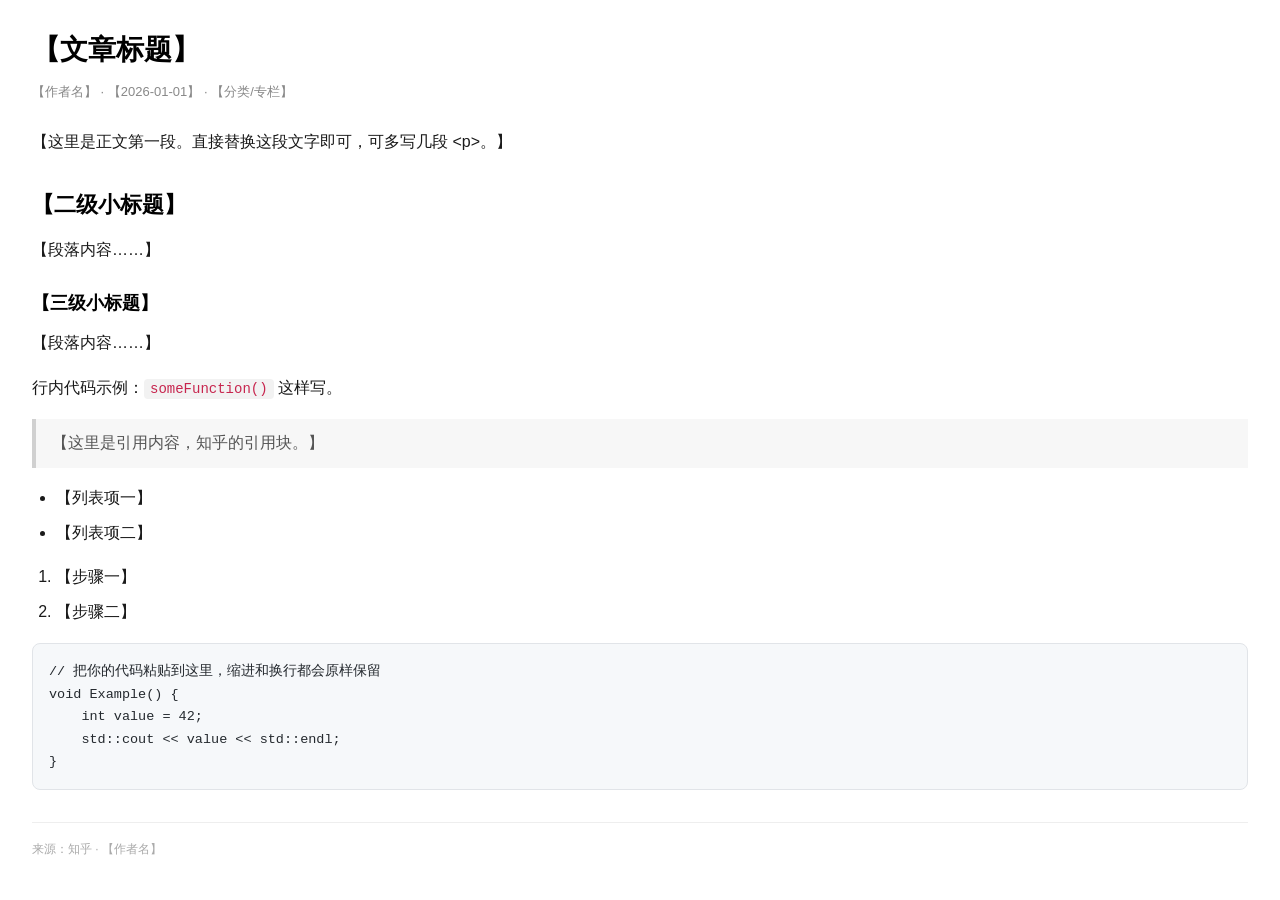
<file: zhihu_export_template.html>
<!DOCTYPE html>
<html lang="zh-CN">
<head>
<meta charset="UTF-8">
<title>知乎文章 · 印象笔记导入模板</title>
</head>
<!--
  使用方法：
  1. 用浏览器打开本文件，把下面【】占位文字替换成你的文章内容。
  2. 代码段：把代码粘贴进 <pre><code> ... </code></pre> 里，保留换行和缩进即可。
  3. 全选（Ctrl/⌘ + A）→ 复制（Ctrl/⌘ + C）→ 粘贴到印象笔记新笔记。
  提示：印象笔记会保留 <pre>/<code> 的等宽字体与缩进，行内代码用 <code> 包裹。
-->
<body style="margin:0;padding:32px;background:#ffffff;color:#1a1a1a;font-family:-apple-system,'PingFang SC','Microsoft YaHei',sans-serif;line-height:1.8;font-size:16px;">

  <!-- 文章标题 -->
  <h1 style="font-size:28px;font-weight:700;line-height:1.3;margin:0 0 12px;color:#000;">【文章标题】</h1>

  <!-- 作者 / 日期 / 分类 -->
  <div style="font-size:13px;color:#888;margin-bottom:24px;">
    【作者名】 · 【2026-01-01】 · 【分类/专栏】
  </div>

  <!-- 正文段落 -->
  <p style="margin:0 0 16px;color:#1a1a1a;">【这里是正文第一段。直接替换这段文字即可，可多写几段 &lt;p&gt;。】</p>

  <!-- 小标题 -->
  <h2 style="font-size:22px;font-weight:600;margin:28px 0 12px;color:#000;">【二级小标题】</h2>
  <p style="margin:0 0 16px;color:#1a1a1a;">【段落内容……】</p>

  <h3 style="font-size:18px;font-weight:600;margin:22px 0 10px;color:#000;">【三级小标题】</h3>
  <p style="margin:0 0 16px;color:#1a1a1a;">【段落内容……】</p>

  <!-- 行内代码 -->
  <p style="margin:0 0 16px;color:#1a1a1a;">
    行内代码示例：<code style="font-family:'SFMono-Regular',Consolas,'Courier New',monospace;background:#f2f2f2;color:#c7254e;padding:2px 6px;border-radius:4px;font-size:14px;">someFunction()</code> 这样写。
  </p>

  <!-- 引用 -->
  <blockquote style="margin:16px 0;padding:10px 16px;border-left:4px solid #d0d0d0;background:#f7f7f7;color:#555;">
    【这里是引用内容，知乎的引用块。】
  </blockquote>

  <!-- 无序列表 -->
  <ul style="margin:0 0 16px;padding-left:24px;color:#1a1a1a;">
    <li style="margin-bottom:6px;">【列表项一】</li>
    <li style="margin-bottom:6px;">【列表项二】</li>
  </ul>

  <!-- 有序列表 -->
  <ol style="margin:0 0 16px;padding-left:24px;color:#1a1a1a;">
    <li style="margin-bottom:6px;">【步骤一】</li>
    <li style="margin-bottom:6px;">【步骤二】</li>
  </ol>

  <!-- 代码块：把代码粘进下面，保留缩进与换行 -->
  <pre style="margin:16px 0;padding:16px;background:#f6f8fa;border:1px solid #e1e4e8;border-radius:8px;overflow:auto;font-size:13.5px;line-height:1.6;"><code style="font-family:'SFMono-Regular',Consolas,'Courier New',monospace;color:#24292e;white-space:pre;">// 把你的代码粘贴到这里，缩进和换行都会原样保留
void Example() {
    int value = 42;
    std::cout &lt;&lt; value &lt;&lt; std::endl;
}</code></pre>

  <!-- 图片（如需插入，把 src 换成图片地址或本地路径） -->
  <!-- <img src="【图片URL或路径】" alt="【图片说明】" style="max-width:100%;border-radius:8px;margin:16px 0;" /> -->

  <hr style="border:none;border-top:1px solid #eee;margin:32px 0 16px;">
  <div style="font-size:12px;color:#aaa;">来源：知乎 · 【作者名】</div>

</body>
</html>
</file>
